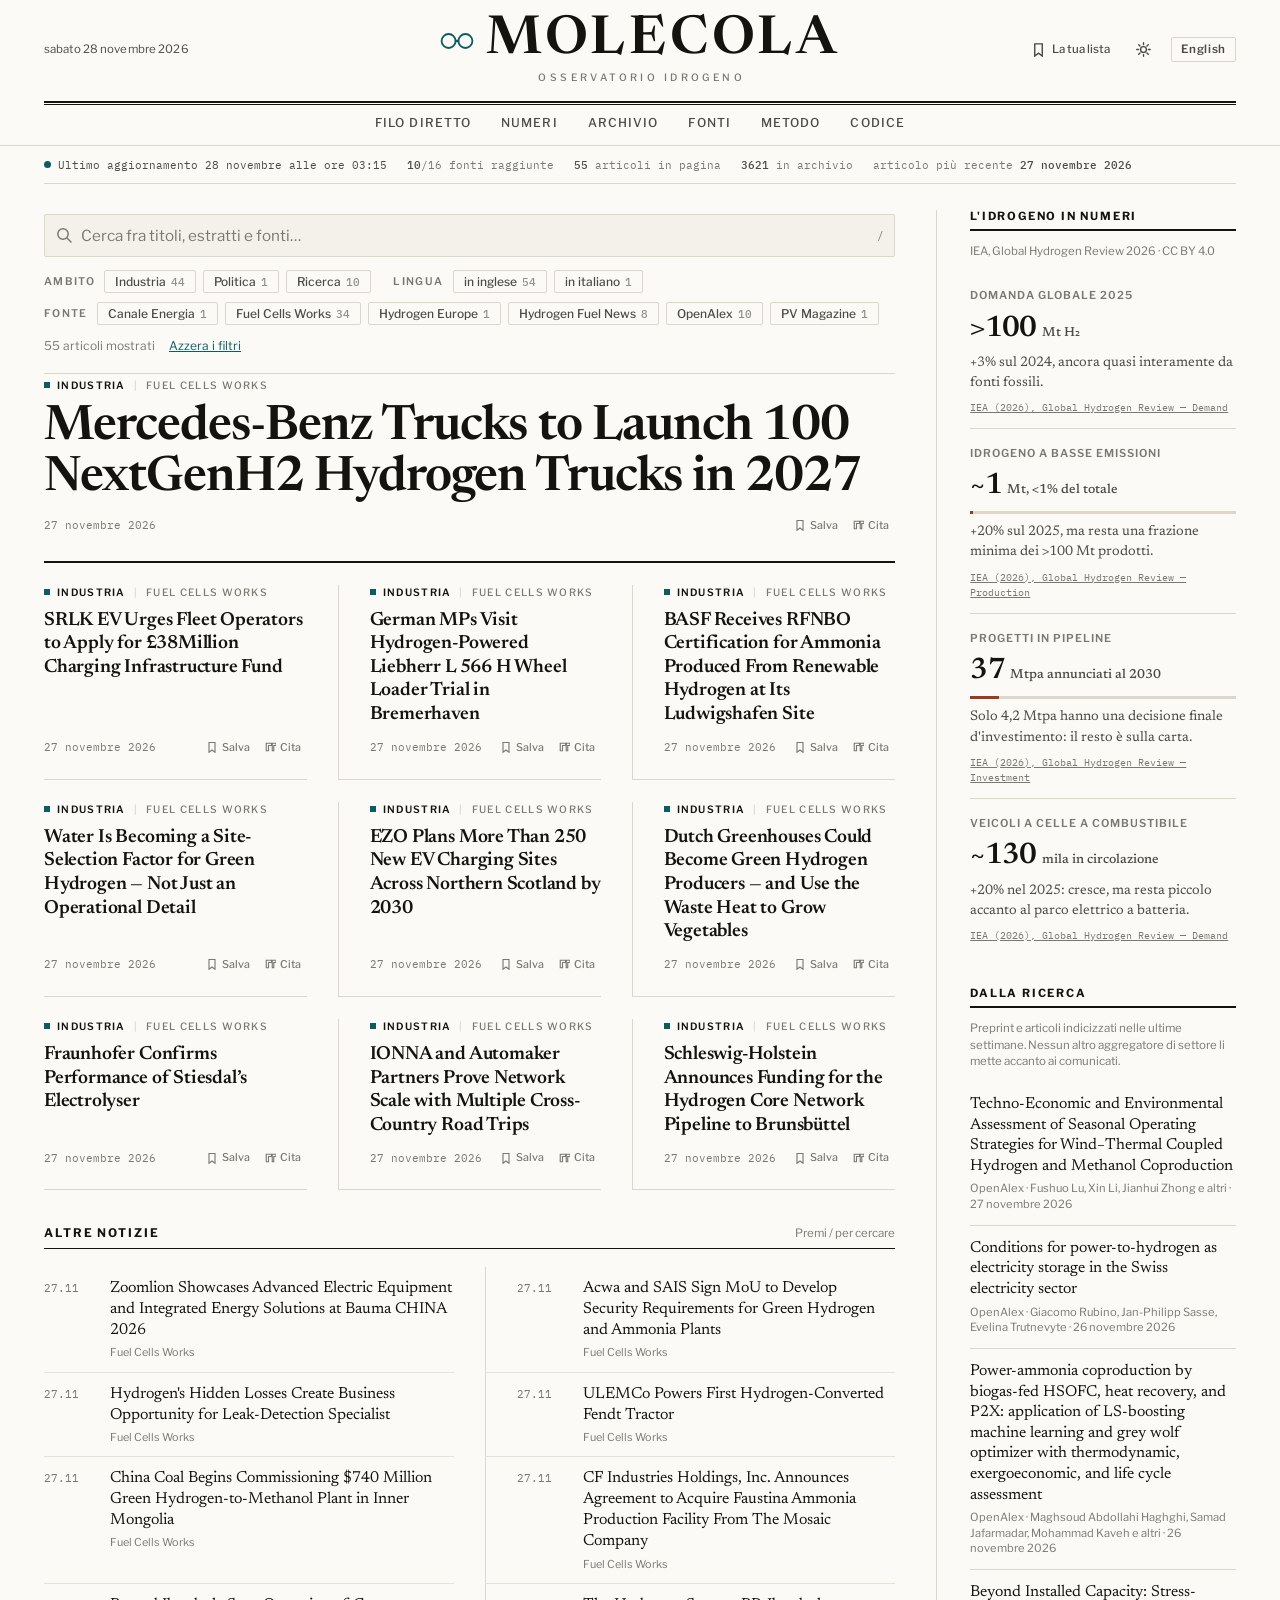
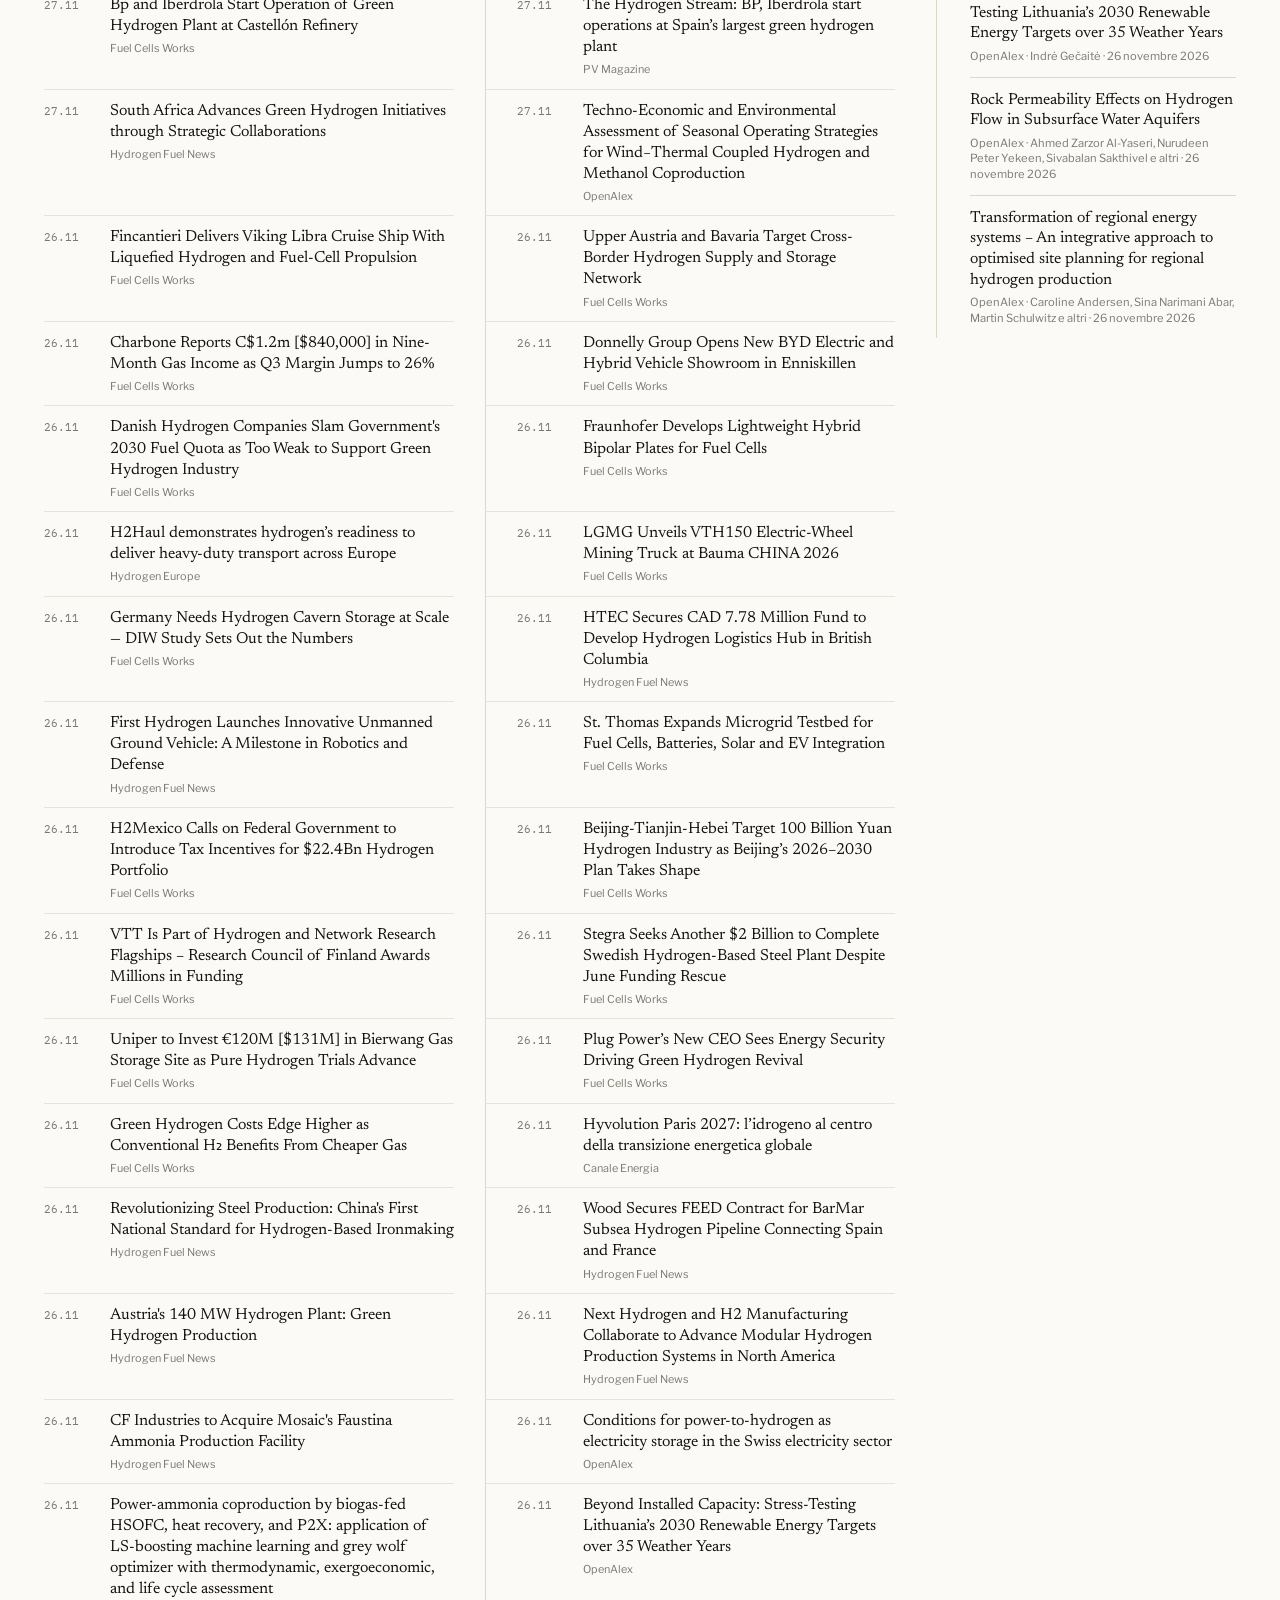
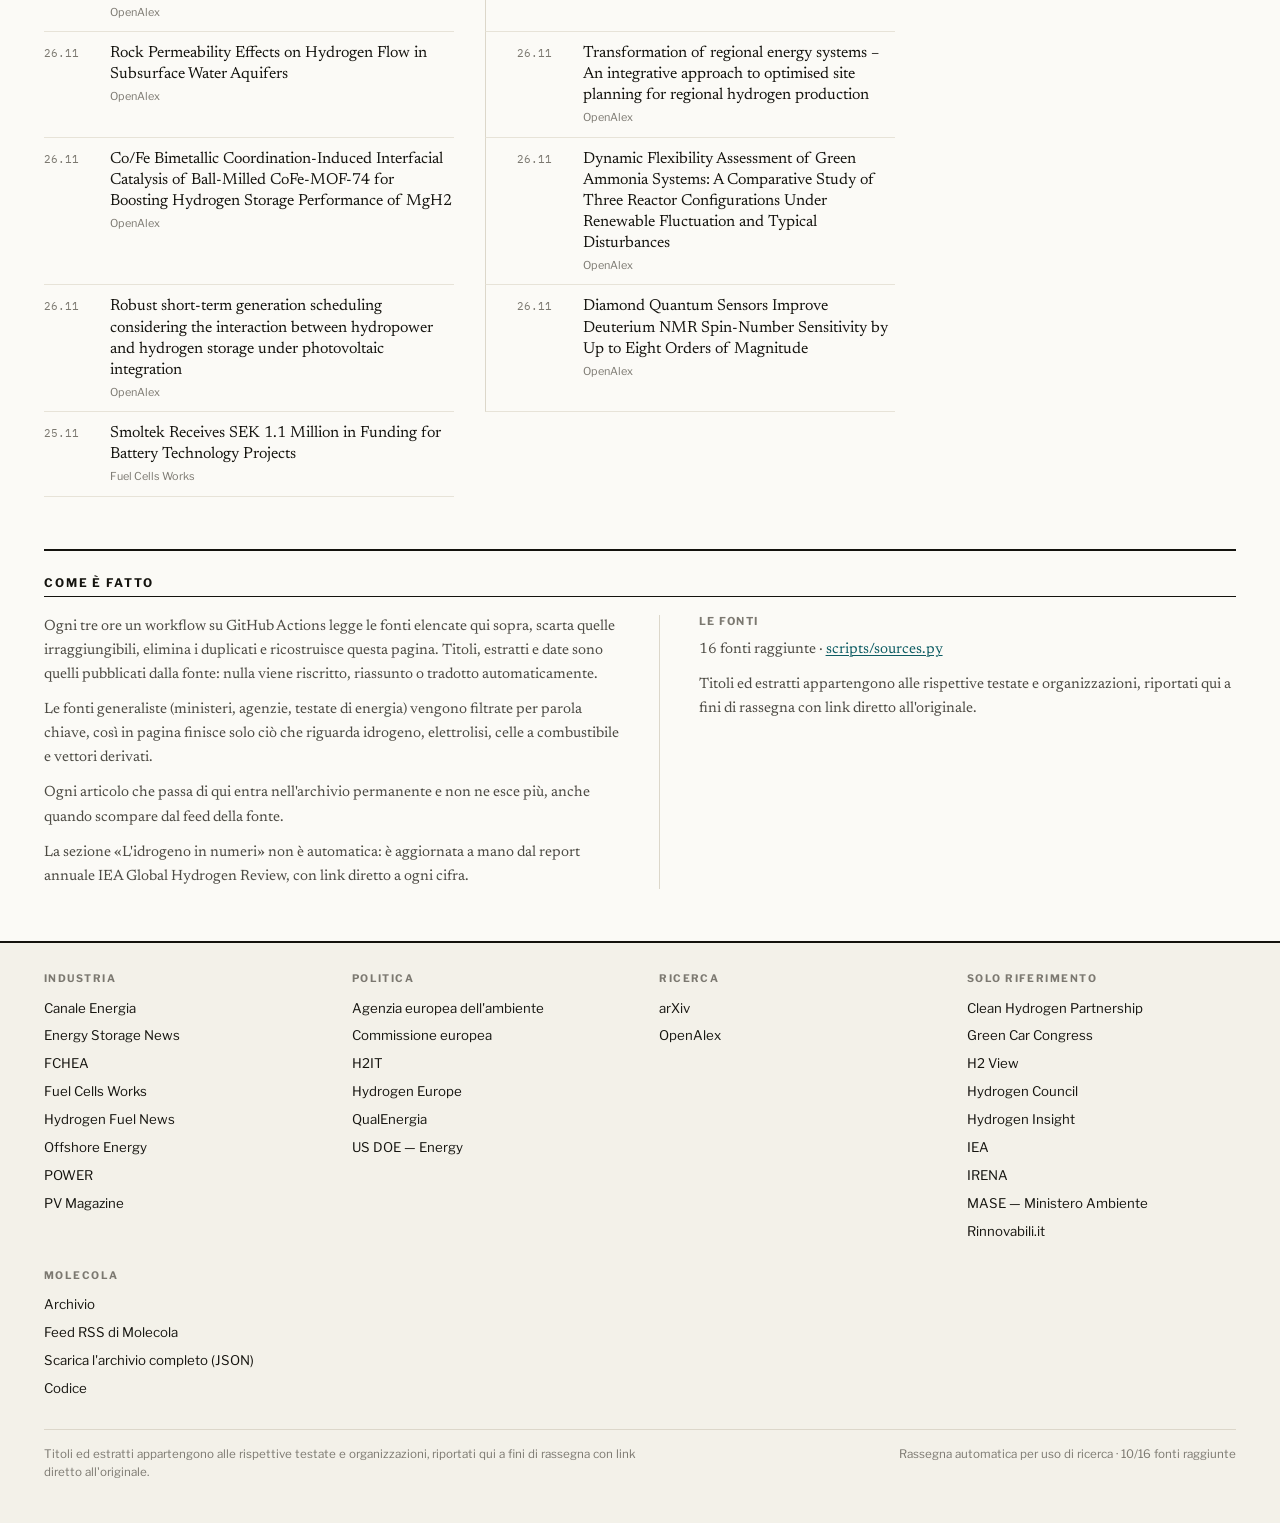
<file: index.html>
<!DOCTYPE html>
<html lang="it" data-page="home">
<head>
<meta charset="utf-8">
<meta name="viewport" content="width=device-width, initial-scale=1, viewport-fit=cover">
<title>Molecola — Osservatorio idrogeno</title>
<meta name="description" content="Rassegna quotidiana sull&#x27;idrogeno: stampa di settore, fonti istituzionali europee e italiane, preprint di ricerca. Aggregazione automatica, nessun testo generato, link diretto alla fonte.">
<link rel="canonical" href="https://deltadidirac30.github.io/molecola/">
<link rel="alternate" hreflang="it" href="https://deltadidirac30.github.io/molecola/">
<link rel="alternate" hreflang="en" href="https://deltadidirac30.github.io/molecola/en/">
<link rel="alternate" hreflang="x-default" href="https://deltadidirac30.github.io/molecola/">
<link rel="alternate" type="application/rss+xml" title="Molecola" href="feed.xml">
<meta property="og:type" content="website">
<meta property="og:site_name" content="Molecola">
<meta property="og:locale" content="it_IT">
<meta property="og:title" content="Molecola — Osservatorio idrogeno">
<meta property="og:description" content="Rassegna quotidiana sull&#x27;idrogeno: stampa di settore, fonti istituzionali europee e italiane, preprint di ricerca. Aggregazione automatica, nessun testo generato, link diretto alla fonte.">
<meta property="og:url" content="https://deltadidirac30.github.io/molecola/">
<meta property="og:image" content="https://deltadidirac30.github.io/molecola/assets/social.svg">
<meta name="twitter:card" content="summary_large_image">
<meta name="twitter:title" content="Molecola — Osservatorio idrogeno">
<meta name="twitter:description" content="Rassegna quotidiana sull&#x27;idrogeno: stampa di settore, fonti istituzionali europee e italiane, preprint di ricerca. Aggregazione automatica, nessun testo generato, link diretto alla fonte.">
<meta name="twitter:image" content="https://deltadidirac30.github.io/molecola/assets/social.svg">
<meta name="theme-color" content="#FBFAF6" media="(prefers-color-scheme: light)">
<meta name="theme-color" content="#131310" media="(prefers-color-scheme: dark)">
<link rel="icon" href="assets/favicon.svg" type="image/svg+xml">
<link rel="preconnect" href="https://fonts.googleapis.com">
<link rel="preconnect" href="https://fonts.gstatic.com" crossorigin>
<link rel="stylesheet" href="https://fonts.googleapis.com/css2?family=Newsreader:ital,opsz,wght@0,6..72,200..700;1,6..72,200..700&family=Libre+Franklin:wght@400;500;600;700&family=IBM+Plex+Mono:wght@400;500&display=swap">
<link rel="stylesheet" href="assets/site.css">
</head>
<body>
<a class="skip-link" href="#main">Vai al contenuto</a>
<div class="sticky-bar" id="sticky">
  <div class="sticky-inner">
    <a class="sticky-name" href="index.html">Molecola</a>
    <div class="sticky-links">
      <button class="ctrl" type="button" data-action="open-drawer" aria-label="La tua lista">
        <svg viewBox="0 0 16 16" fill="none" stroke="currentColor" stroke-width="1.5" stroke-linecap="round" aria-hidden="true"><path d="M4 2h8v13l-4-3-4 3z"/></svg><span>La tua lista</span><span class="saved-count">0</span></button>
      <button class="ctrl" type="button" data-action="theme" aria-label="Cambia tema"><svg viewBox="0 0 16 16" fill="none" stroke="currentColor" stroke-width="1.5" stroke-linecap="round" aria-hidden="true"><circle cx="8" cy="8" r="3.1"/><path d="M8 .8v2M8 13.2v2M.8 8h2M13.2 8h2M2.9 2.9l1.4 1.4M11.7 11.7l1.4 1.4M13.1 2.9l-1.4 1.4M4.3 11.7l-1.4 1.4"/></svg></button>
    </div>
  </div>
</div>

<header class="masthead">
  <div class="wrap">
    <div class="masthead-top">
      <div class="masthead-side left">
        <span class="dateline">sabato 28 novembre 2026</span>
      </div>
      <a class="wordmark" href="index.html">
        <span class="wordmark-row">
          <svg class="wordmark-mark" viewBox="0 0 34 24" aria-hidden="true">
            <circle cx="8.6" cy="12" r="7" fill="none" stroke="currentColor" stroke-width="1.8"/>
            <circle cx="25.4" cy="12" r="7" fill="none" stroke="currentColor" stroke-width="1.8"/>
            <path d="M15.9 12h2.2" stroke="currentColor" stroke-width="2.6" stroke-linecap="round"/>
          </svg>
          <span class="wordmark-name">Molecola</span>
        </span>
        <span class="wordmark-sub">Osservatorio idrogeno</span>
      </a>
      <div class="masthead-side right">
        <button class="ctrl" type="button" data-action="open-drawer">
          <svg viewBox="0 0 16 16" fill="none" stroke="currentColor" stroke-width="1.5" stroke-linecap="round" aria-hidden="true"><path d="M4 2h8v13l-4-3-4 3z"/></svg><span>La tua lista</span><span class="saved-count">0</span></button>
        <button class="ctrl" type="button" data-action="theme" aria-label="Cambia tema"><svg viewBox="0 0 16 16" fill="none" stroke="currentColor" stroke-width="1.5" stroke-linecap="round" aria-hidden="true"><circle cx="8" cy="8" r="3.1"/><path d="M8 .8v2M8 13.2v2M.8 8h2M13.2 8h2M2.9 2.9l1.4 1.4M11.7 11.7l1.4 1.4M13.1 2.9l-1.4 1.4M4.3 11.7l-1.4 1.4"/></svg></button>
        <a class="lang-switch" href="en/index.html" title="Read this page in English">English</a>
      </div>
    </div>
    <div class="masthead-rule"></div>
    <nav class="nav" aria-label="Filo diretto">
        <a href="#wire">Filo diretto</a>
        <a href="#numeri">Numeri</a>
        <a href="archivio/index.html">Archivio</a>
        <a href="#fonti">Fonti</a>
        <a href="#metodo">Metodo</a>
        <a href="https://github.com/deltadidirac30/molecola" target="_blank" rel="noopener">Codice</a>
    </nav>
  </div>
</header>

<div class="wrap"><div class="status">
  <span class="status-live"><span class="live-dot" aria-hidden="true"></span>
    Ultimo aggiornamento
    <time datetime="2026-11-28T03:15:26+00:00" data-localtime>28 novembre 2026 · 03:15 UTC</time></span>
  <span><b>10</b>/16 fonti raggiunte</span>
  <span><b>55</b> articoli in pagina</span>
  <span><b>3621</b> in archivio</span>
  <span>articolo più recente <b>27 novembre 2026</b></span>
  
</div></div>
<main id="main">
  <div class="wrap">
    <div class="front">
      <div id="wire">
        <div class="controls">
  <div class="search-row">
    <svg viewBox="0 0 16 16" fill="none" stroke="currentColor" stroke-width="1.5" stroke-linecap="round" aria-hidden="true"><circle cx="7" cy="7" r="5.2"/><path d="M11 11l4 4"/></svg>
    <input class="search-input" id="search" type="search" autocomplete="off"
           placeholder="Cerca fra titoli, estratti e fonti…" aria-label="Cerca nel filo diretto">
    <span class="search-hint">/</span>
  </div>
  <div class="filters">
    <div class="filter-group"><span class="kicker">Ambito</span><button class="chip" type="button" data-dim="category" data-value="industria" aria-pressed="false">Industria<span class="n">44</span></button><button class="chip" type="button" data-dim="category" data-value="politica" aria-pressed="false">Politica<span class="n">1</span></button><button class="chip" type="button" data-dim="category" data-value="ricerca" aria-pressed="false">Ricerca<span class="n">10</span></button></div>
    <div class="filter-group"><span class="kicker">Lingua</span><button class="chip" type="button" data-dim="lang" data-value="en" aria-pressed="false">in inglese<span class="n">54</span></button><button class="chip" type="button" data-dim="lang" data-value="it" aria-pressed="false">in italiano<span class="n">1</span></button></div>
  </div>
  <div class="filters" style="margin-top:9px">
    <div class="filter-group"><span class="kicker">Fonte</span><button class="chip" type="button" data-dim="source" data-value="canale-energia" aria-pressed="false">Canale Energia<span class="n">1</span></button><button class="chip" type="button" data-dim="source" data-value="fuel-cells-works" aria-pressed="false">Fuel Cells Works<span class="n">34</span></button><button class="chip" type="button" data-dim="source" data-value="hydrogen-europe" aria-pressed="false">Hydrogen Europe<span class="n">1</span></button><button class="chip" type="button" data-dim="source" data-value="hydrogen-fuel-news" aria-pressed="false">Hydrogen Fuel News<span class="n">8</span></button><button class="chip" type="button" data-dim="source" data-value="openalex" aria-pressed="false">OpenAlex<span class="n">10</span></button><button class="chip" type="button" data-dim="source" data-value="pv-magazine" aria-pressed="false">PV Magazine<span class="n">1</span></button></div>
  </div>
  <p class="result-line">
    <span id="result-count">55 articoli mostrati</span>
    <button type="button" data-action="reset-filters">Azzera i filtri</button>
  </p>
</div>
        <div id="filterable">
          <article class="lead" id="item-2a0d17826daf7ce6" data-id="2a0d17826daf7ce6" data-searchable data-category="industria" data-source="fuel-cells-works" data-source-name="Fuel Cells Works" data-lang="en" data-date="2026-11-27T16:44:16+00:00" data-title="mercedes-benz trucks to launch 100 nextgenh2 hydrogen trucks in 2027">
  <p class="story-kicker"><span class="cat">Industria</span><span class="sep">|</span><span class="src">Fuel Cells Works</span></p>
  <h2><a href="https://fuelcellsworks.com/2026/11/25/fuel-cells/mercedes-benz-trucks-to-launch-100-nextgenh2-hydrogen-trucks-in-2027" data-role="title" target="_blank" rel="noopener">Mercedes-Benz Trucks to Launch 100 NextGenH2 Hydrogen Trucks in 2027</a></h2>
  
  <div class="story-meta"><span>27 novembre 2026</span><span class="story-actions"><button class="act" type="button" data-action="save" aria-pressed="false" title="Salva nella tua lista (resta su questo browser)"><svg viewBox="0 0 16 16" fill="none" stroke="currentColor" stroke-width="1.5" stroke-linecap="round" aria-hidden="true"><path d="M4 2h8v13l-4-3-4 3z"/></svg><span>Salva</span></button><button class="act" type="button" data-action="cite" title="Copia la citazione negli appunti"><svg viewBox="0 0 16 16" fill="none" stroke="currentColor" stroke-width="1.5" stroke-linecap="round" aria-hidden="true"><path d="M3 3h7v3H6v7H3z"/><path d="M11 3h5v3h-3v7h-2z"/></svg><span>Cita</span></button></span></div>
</article>
          <div class="stories">
            <article class="story" id="item-1dab10459b7ca2c0" data-id="1dab10459b7ca2c0" data-searchable data-category="industria" data-source="fuel-cells-works" data-source-name="Fuel Cells Works" data-lang="en" data-date="2026-11-27T16:39:21+00:00" data-title="srlk ev urges fleet operators to apply for £38million charging infrastructure fund">
  <p class="story-kicker"><span class="cat">Industria</span><span class="sep">|</span><span class="src">Fuel Cells Works</span></p>
  <h3><a href="https://fuelcellsworks.com/2026/11/26/electric/srlk-ev-urges-fleet-operators-to-apply-for-38million-charging-infrastructure-fund" data-role="title" target="_blank" rel="noopener">SRLK EV Urges Fleet Operators to Apply for £38Million Charging Infrastructure Fund</a></h3>
  
  <div class="story-meta"><span>27 novembre 2026</span><span class="story-actions"><button class="act" type="button" data-action="save" aria-pressed="false" title="Salva nella tua lista (resta su questo browser)"><svg viewBox="0 0 16 16" fill="none" stroke="currentColor" stroke-width="1.5" stroke-linecap="round" aria-hidden="true"><path d="M4 2h8v13l-4-3-4 3z"/></svg><span>Salva</span></button><button class="act" type="button" data-action="cite" title="Copia la citazione negli appunti"><svg viewBox="0 0 16 16" fill="none" stroke="currentColor" stroke-width="1.5" stroke-linecap="round" aria-hidden="true"><path d="M3 3h7v3H6v7H3z"/><path d="M11 3h5v3h-3v7h-2z"/></svg><span>Cita</span></button></span></div>
</article><article class="story" id="item-7632e5fd9bdaf145" data-id="7632e5fd9bdaf145" data-searchable data-category="industria" data-source="fuel-cells-works" data-source-name="Fuel Cells Works" data-lang="en" data-date="2026-11-27T16:37:32+00:00" data-title="german mps visit hydrogen-powered liebherr l 566 h wheel loader trial in bremerhaven">
  <p class="story-kicker"><span class="cat">Industria</span><span class="sep">|</span><span class="src">Fuel Cells Works</span></p>
  <h3><a href="https://fuelcellsworks.com/2026/11/26/fuel-cells/german-mps-visit-hydrogen-powered-liebherr-l-566-h-wheel-loader-trial-in-bremerhaven" data-role="title" target="_blank" rel="noopener">German MPs Visit Hydrogen-Powered Liebherr L 566 H Wheel Loader Trial in Bremerhaven</a></h3>
  
  <div class="story-meta"><span>27 novembre 2026</span><span class="story-actions"><button class="act" type="button" data-action="save" aria-pressed="false" title="Salva nella tua lista (resta su questo browser)"><svg viewBox="0 0 16 16" fill="none" stroke="currentColor" stroke-width="1.5" stroke-linecap="round" aria-hidden="true"><path d="M4 2h8v13l-4-3-4 3z"/></svg><span>Salva</span></button><button class="act" type="button" data-action="cite" title="Copia la citazione negli appunti"><svg viewBox="0 0 16 16" fill="none" stroke="currentColor" stroke-width="1.5" stroke-linecap="round" aria-hidden="true"><path d="M3 3h7v3H6v7H3z"/><path d="M11 3h5v3h-3v7h-2z"/></svg><span>Cita</span></button></span></div>
</article><article class="story" id="item-bacec320e5edf190" data-id="bacec320e5edf190" data-searchable data-category="industria" data-source="fuel-cells-works" data-source-name="Fuel Cells Works" data-lang="en" data-date="2026-11-27T16:16:50+00:00" data-title="basf receives rfnbo certification for ammonia produced from renewable hydrogen at its ludwigshafen site">
  <p class="story-kicker"><span class="cat">Industria</span><span class="sep">|</span><span class="src">Fuel Cells Works</span></p>
  <h3><a href="https://fuelcellsworks.com/2026/11/26/h2/basf-receives-rfnbo-certification-for-ammonia-produced-from-renewable-hydrogen-at-its-ludwigshafen-site" data-role="title" target="_blank" rel="noopener">BASF Receives RFNBO Certification for Ammonia Produced From Renewable Hydrogen at Its Ludwigshafen Site</a></h3>
  
  <div class="story-meta"><span>27 novembre 2026</span><span class="story-actions"><button class="act" type="button" data-action="save" aria-pressed="false" title="Salva nella tua lista (resta su questo browser)"><svg viewBox="0 0 16 16" fill="none" stroke="currentColor" stroke-width="1.5" stroke-linecap="round" aria-hidden="true"><path d="M4 2h8v13l-4-3-4 3z"/></svg><span>Salva</span></button><button class="act" type="button" data-action="cite" title="Copia la citazione negli appunti"><svg viewBox="0 0 16 16" fill="none" stroke="currentColor" stroke-width="1.5" stroke-linecap="round" aria-hidden="true"><path d="M3 3h7v3H6v7H3z"/><path d="M11 3h5v3h-3v7h-2z"/></svg><span>Cita</span></button></span></div>
</article><article class="story" id="item-e450f52b0486e9b2" data-id="e450f52b0486e9b2" data-searchable data-category="industria" data-source="fuel-cells-works" data-source-name="Fuel Cells Works" data-lang="en" data-date="2026-11-27T16:03:09+00:00" data-title="water is becoming a site-selection factor for green hydrogen — not just an operational detail">
  <p class="story-kicker"><span class="cat">Industria</span><span class="sep">|</span><span class="src">Fuel Cells Works</span></p>
  <h3><a href="https://fuelcellsworks.com/2026/11/24/h2/water-is-becoming-a-site-selection-factor-for-green-hydrogen-not-just-an-operational-detail" data-role="title" target="_blank" rel="noopener">Water Is Becoming a Site-Selection Factor for Green Hydrogen — Not Just an Operational Detail</a></h3>
  
  <div class="story-meta"><span>27 novembre 2026</span><span class="story-actions"><button class="act" type="button" data-action="save" aria-pressed="false" title="Salva nella tua lista (resta su questo browser)"><svg viewBox="0 0 16 16" fill="none" stroke="currentColor" stroke-width="1.5" stroke-linecap="round" aria-hidden="true"><path d="M4 2h8v13l-4-3-4 3z"/></svg><span>Salva</span></button><button class="act" type="button" data-action="cite" title="Copia la citazione negli appunti"><svg viewBox="0 0 16 16" fill="none" stroke="currentColor" stroke-width="1.5" stroke-linecap="round" aria-hidden="true"><path d="M3 3h7v3H6v7H3z"/><path d="M11 3h5v3h-3v7h-2z"/></svg><span>Cita</span></button></span></div>
</article><article class="story" id="item-ef771227f72a3023" data-id="ef771227f72a3023" data-searchable data-category="industria" data-source="fuel-cells-works" data-source-name="Fuel Cells Works" data-lang="en" data-date="2026-11-27T16:01:15+00:00" data-title="ezo plans more than 250 new ev charging sites across northern scotland by 2030">
  <p class="story-kicker"><span class="cat">Industria</span><span class="sep">|</span><span class="src">Fuel Cells Works</span></p>
  <h3><a href="https://fuelcellsworks.com/2026/11/26/electric/ezo-plans-more-than-250-new-ev-charging-sites-across-northern-scotland-by-2030" data-role="title" target="_blank" rel="noopener">EZO Plans More Than 250 New EV Charging Sites Across Northern Scotland by 2030</a></h3>
  
  <div class="story-meta"><span>27 novembre 2026</span><span class="story-actions"><button class="act" type="button" data-action="save" aria-pressed="false" title="Salva nella tua lista (resta su questo browser)"><svg viewBox="0 0 16 16" fill="none" stroke="currentColor" stroke-width="1.5" stroke-linecap="round" aria-hidden="true"><path d="M4 2h8v13l-4-3-4 3z"/></svg><span>Salva</span></button><button class="act" type="button" data-action="cite" title="Copia la citazione negli appunti"><svg viewBox="0 0 16 16" fill="none" stroke="currentColor" stroke-width="1.5" stroke-linecap="round" aria-hidden="true"><path d="M3 3h7v3H6v7H3z"/><path d="M11 3h5v3h-3v7h-2z"/></svg><span>Cita</span></button></span></div>
</article><article class="story" id="item-b3f23e584d958e6e" data-id="b3f23e584d958e6e" data-searchable data-category="industria" data-source="fuel-cells-works" data-source-name="Fuel Cells Works" data-lang="en" data-date="2026-11-27T15:59:49+00:00" data-title="dutch greenhouses could become green hydrogen producers — and use the waste heat to grow vegetables">
  <p class="story-kicker"><span class="cat">Industria</span><span class="sep">|</span><span class="src">Fuel Cells Works</span></p>
  <h3><a href="https://fuelcellsworks.com/2026/11/26/h2/dutch-greenhouses-could-become-green-hydrogen-producers-and-use-the-waste-heat-to-grow-vegetables" data-role="title" target="_blank" rel="noopener">Dutch Greenhouses Could Become Green Hydrogen Producers — and Use the Waste Heat to Grow Vegetables</a></h3>
  
  <div class="story-meta"><span>27 novembre 2026</span><span class="story-actions"><button class="act" type="button" data-action="save" aria-pressed="false" title="Salva nella tua lista (resta su questo browser)"><svg viewBox="0 0 16 16" fill="none" stroke="currentColor" stroke-width="1.5" stroke-linecap="round" aria-hidden="true"><path d="M4 2h8v13l-4-3-4 3z"/></svg><span>Salva</span></button><button class="act" type="button" data-action="cite" title="Copia la citazione negli appunti"><svg viewBox="0 0 16 16" fill="none" stroke="currentColor" stroke-width="1.5" stroke-linecap="round" aria-hidden="true"><path d="M3 3h7v3H6v7H3z"/><path d="M11 3h5v3h-3v7h-2z"/></svg><span>Cita</span></button></span></div>
</article><article class="story" id="item-b688ee3e0dccfb0a" data-id="b688ee3e0dccfb0a" data-searchable data-category="industria" data-source="fuel-cells-works" data-source-name="Fuel Cells Works" data-lang="en" data-date="2026-11-27T15:52:32+00:00" data-title="fraunhofer confirms performance of stiesdal’s electrolyser">
  <p class="story-kicker"><span class="cat">Industria</span><span class="sep">|</span><span class="src">Fuel Cells Works</span></p>
  <h3><a href="https://fuelcellsworks.com/2026/11/27/electrolyzer/fraunhofer-confirms-performance-of-stiesdal-s-electrolyser" data-role="title" target="_blank" rel="noopener">Fraunhofer Confirms Performance of Stiesdal’s Electrolyser</a></h3>
  
  <div class="story-meta"><span>27 novembre 2026</span><span class="story-actions"><button class="act" type="button" data-action="save" aria-pressed="false" title="Salva nella tua lista (resta su questo browser)"><svg viewBox="0 0 16 16" fill="none" stroke="currentColor" stroke-width="1.5" stroke-linecap="round" aria-hidden="true"><path d="M4 2h8v13l-4-3-4 3z"/></svg><span>Salva</span></button><button class="act" type="button" data-action="cite" title="Copia la citazione negli appunti"><svg viewBox="0 0 16 16" fill="none" stroke="currentColor" stroke-width="1.5" stroke-linecap="round" aria-hidden="true"><path d="M3 3h7v3H6v7H3z"/><path d="M11 3h5v3h-3v7h-2z"/></svg><span>Cita</span></button></span></div>
</article><article class="story" id="item-326f69b4538ba998" data-id="326f69b4538ba998" data-searchable data-category="industria" data-source="fuel-cells-works" data-source-name="Fuel Cells Works" data-lang="en" data-date="2026-11-27T15:40:09+00:00" data-title="ionna and automaker partners prove network scale with multiple cross-country road trips">
  <p class="story-kicker"><span class="cat">Industria</span><span class="sep">|</span><span class="src">Fuel Cells Works</span></p>
  <h3><a href="https://fuelcellsworks.com/2026/11/27/news/ionna-and-automaker-partners-prove-network-scale-with-multiple-cross-country-road-trips" data-role="title" target="_blank" rel="noopener">IONNA and Automaker Partners Prove Network Scale with Multiple Cross-Country Road Trips</a></h3>
  
  <div class="story-meta"><span>27 novembre 2026</span><span class="story-actions"><button class="act" type="button" data-action="save" aria-pressed="false" title="Salva nella tua lista (resta su questo browser)"><svg viewBox="0 0 16 16" fill="none" stroke="currentColor" stroke-width="1.5" stroke-linecap="round" aria-hidden="true"><path d="M4 2h8v13l-4-3-4 3z"/></svg><span>Salva</span></button><button class="act" type="button" data-action="cite" title="Copia la citazione negli appunti"><svg viewBox="0 0 16 16" fill="none" stroke="currentColor" stroke-width="1.5" stroke-linecap="round" aria-hidden="true"><path d="M3 3h7v3H6v7H3z"/><path d="M11 3h5v3h-3v7h-2z"/></svg><span>Cita</span></button></span></div>
</article><article class="story" id="item-e82f51618cd41a28" data-id="e82f51618cd41a28" data-searchable data-category="industria" data-source="fuel-cells-works" data-source-name="Fuel Cells Works" data-lang="en" data-date="2026-11-27T15:37:25+00:00" data-title="schleswig-holstein announces funding for the hydrogen core network pipeline to brunsbüttel">
  <p class="story-kicker"><span class="cat">Industria</span><span class="sep">|</span><span class="src">Fuel Cells Works</span></p>
  <h3><a href="https://fuelcellsworks.com/2026/11/26/electrolyzer/schleswig-holstein-announces-funding-for-the-hydrogen-core-network-pipeline-to-brunsbuttel" data-role="title" target="_blank" rel="noopener">Schleswig-Holstein Announces Funding for the Hydrogen Core Network Pipeline to Brunsbüttel</a></h3>
  
  <div class="story-meta"><span>27 novembre 2026</span><span class="story-actions"><button class="act" type="button" data-action="save" aria-pressed="false" title="Salva nella tua lista (resta su questo browser)"><svg viewBox="0 0 16 16" fill="none" stroke="currentColor" stroke-width="1.5" stroke-linecap="round" aria-hidden="true"><path d="M4 2h8v13l-4-3-4 3z"/></svg><span>Salva</span></button><button class="act" type="button" data-action="cite" title="Copia la citazione negli appunti"><svg viewBox="0 0 16 16" fill="none" stroke="currentColor" stroke-width="1.5" stroke-linecap="round" aria-hidden="true"><path d="M3 3h7v3H6v7H3z"/><path d="M11 3h5v3h-3v7h-2z"/></svg><span>Cita</span></button></span></div>
</article>
          </div>
          <div class="section-head" style="margin-top:14px">
            <h2>Altre notizie</h2>
            <span class="note">Premi / per cercare</span>
          </div>
          <h3 class="day-head">Ieri</h3><div class="digest"><article class="digest-item" id="item-8b05b0f96dd43450" data-id="8b05b0f96dd43450" data-searchable data-category="industria" data-source="fuel-cells-works" data-source-name="Fuel Cells Works" data-lang="en" data-date="2026-11-27T15:29:37+00:00" data-title="zoomlion showcases advanced electric equipment and integrated energy solutions at bauma china 2026">
  <span class="digest-date">27.11</span>
  <div>
    <p class="digest-title"><a href="https://fuelcellsworks.com/2026/11/27/battery/zoomlion-showcases-advanced-electric-equipment-and-integrated-energy-solutions-at-bauma-china-2026" data-role="title" target="_blank" rel="noopener">Zoomlion Showcases Advanced Electric Equipment and Integrated Energy Solutions at Bauma CHINA 2026</a></p>
    <span class="digest-src">Fuel Cells Works</span>
  </div>
</article><article class="digest-item" id="item-12a7abb7cef06585" data-id="12a7abb7cef06585" data-searchable data-category="industria" data-source="fuel-cells-works" data-source-name="Fuel Cells Works" data-lang="en" data-date="2026-11-27T15:09:56+00:00" data-title="acwa and sais sign mou to develop security requirements for green hydrogen and ammonia plants">
  <span class="digest-date">27.11</span>
  <div>
    <p class="digest-title"><a href="https://fuelcellsworks.com/2026/11/27/h2/sais-acwa-sign-mou-to-develop-industrial-security-requirements-for-green-hydrogen-green-ammonia-facilities" data-role="title" target="_blank" rel="noopener">Acwa and SAIS Sign MoU to Develop Security Requirements for Green Hydrogen and Ammonia Plants</a></p>
    <span class="digest-src">Fuel Cells Works</span>
  </div>
</article><article class="digest-item" id="item-980a137c946ec49d" data-id="980a137c946ec49d" data-searchable data-category="industria" data-source="fuel-cells-works" data-source-name="Fuel Cells Works" data-lang="en" data-date="2026-11-27T15:04:31+00:00" data-title="hydrogen&#x27;s hidden losses create business opportunity for leak-detection specialist">
  <span class="digest-date">27.11</span>
  <div>
    <p class="digest-title"><a href="https://fuelcellsworks.com/2026/11/21/h2/hydrogen-leak-detection-start-up-targets-billion-euro-losses-from-invisible-h-escapes" data-role="title" target="_blank" rel="noopener">Hydrogen&#x27;s Hidden Losses Create Business Opportunity for Leak-Detection Specialist</a></p>
    <span class="digest-src">Fuel Cells Works</span>
  </div>
</article><article class="digest-item" id="item-36fda658aa2753d7" data-id="36fda658aa2753d7" data-searchable data-category="industria" data-source="fuel-cells-works" data-source-name="Fuel Cells Works" data-lang="en" data-date="2026-11-27T14:41:18+00:00" data-title="ulemco powers first hydrogen-converted fendt tractor">
  <span class="digest-date">27.11</span>
  <div>
    <p class="digest-title"><a href="https://fuelcellsworks.com/2026/11/27/news/ulemco-powers-first-hydrogen-converted-fendt-tractor" data-role="title" target="_blank" rel="noopener">ULEMCo Powers First Hydrogen-Converted Fendt Tractor</a></p>
    <span class="digest-src">Fuel Cells Works</span>
  </div>
</article><article class="digest-item" id="item-883646744f627c96" data-id="883646744f627c96" data-searchable data-category="industria" data-source="fuel-cells-works" data-source-name="Fuel Cells Works" data-lang="en" data-date="2026-11-27T14:37:37+00:00" data-title="china coal begins commissioning $740 million green hydrogen-to-methanol plant in inner mongolia">
  <span class="digest-date">27.11</span>
  <div>
    <p class="digest-title"><a href="https://fuelcellsworks.com/2026/11/27/h2/china-coal-begins-commissioning-740-million-green-hydrogen-to-methanol-plant-in-inner-mongolia" data-role="title" target="_blank" rel="noopener">China Coal Begins Commissioning $740 Million Green Hydrogen-to-Methanol Plant in Inner Mongolia</a></p>
    <span class="digest-src">Fuel Cells Works</span>
  </div>
</article><article class="digest-item" id="item-49a6e9fcd97c1c7a" data-id="49a6e9fcd97c1c7a" data-searchable data-category="industria" data-source="fuel-cells-works" data-source-name="Fuel Cells Works" data-lang="en" data-date="2026-11-27T14:30:31+00:00" data-title="cf industries holdings, inc. announces agreement to acquire faustina ammonia production facility from the mosaic company">
  <span class="digest-date">27.11</span>
  <div>
    <p class="digest-title"><a href="https://fuelcellsworks.com/2026/11/26/h2/cf-industries-holdings-inc-announces-agreement-to-acquire-faustina-ammonia-production-facility-from-the-mosaic-company" data-role="title" target="_blank" rel="noopener">CF Industries Holdings, Inc. Announces Agreement to Acquire Faustina Ammonia Production Facility From The Mosaic Company</a></p>
    <span class="digest-src">Fuel Cells Works</span>
  </div>
</article><article class="digest-item" id="item-6bbcb38523a6bd46" data-id="6bbcb38523a6bd46" data-searchable data-category="industria" data-source="fuel-cells-works" data-source-name="Fuel Cells Works" data-lang="en" data-date="2026-11-27T13:52:30+00:00" data-title="bp and iberdrola start operation of green hydrogen plant at castellón refinery">
  <span class="digest-date">27.11</span>
  <div>
    <p class="digest-title"><a href="https://fuelcellsworks.com/2026/11/27/clean-energy/bp-and-iberdrola-start-operation-of-green-hydrogen-plant-at-castellon-refinery" data-role="title" target="_blank" rel="noopener">Bp and Iberdrola Start Operation of Green Hydrogen Plant at Castellón Refinery</a></p>
    <span class="digest-src">Fuel Cells Works</span>
  </div>
</article><article class="digest-item" id="item-072e156361492190" data-id="072e156361492190" data-searchable data-category="industria" data-source="pv-magazine" data-source-name="PV Magazine" data-lang="en" data-date="2026-11-27T13:38:42+00:00" data-title="the hydrogen stream: bp, iberdrola start operations at spain’s largest green hydrogen plant">
  <span class="digest-date">27.11</span>
  <div>
    <p class="digest-title"><a href="https://www.pv-magazine.com/2026/11/27/the-hydrogen-stream-bp-iberdrola-start-operations-at-spains-largest-green-hydrogen-plant/" data-role="title" target="_blank" rel="noopener">The Hydrogen Stream: BP, Iberdrola start operations at Spain’s largest green hydrogen plant</a></p>
    <span class="digest-src">PV Magazine</span>
  </div>
</article><article class="digest-item" id="item-1c5554010edd9d2b" data-id="1c5554010edd9d2b" data-searchable data-category="industria" data-source="hydrogen-fuel-news" data-source-name="Hydrogen Fuel News" data-lang="en" data-date="2026-11-27T04:08:46+00:00" data-title="south africa advances green hydrogen initiatives through strategic collaborations">
  <span class="digest-date">27.11</span>
  <div>
    <p class="digest-title"><a href="http://www.hydrogenfuelnews.com/south-africa-advances-green-hydrogen-initiatives-through-strategic-collaboration/8577179/" data-role="title" target="_blank" rel="noopener">South Africa Advances Green Hydrogen Initiatives through Strategic Collaborations</a></p>
    <span class="digest-src">Hydrogen Fuel News</span>
  </div>
</article><article class="digest-item" id="item-5008eb97e1884d93" data-id="5008eb97e1884d93" data-searchable data-category="ricerca" data-source="openalex" data-source-name="OpenAlex" data-lang="en" data-date="2026-11-27T00:00:00+00:00" data-title="techno-economic and environmental assessment of seasonal operating strategies for wind−thermal coupled hydrogen and methanol coproduction">
  <span class="digest-date">27.11</span>
  <div>
    <p class="digest-title"><a href="https://doi.org/10.1021/acssuschemeng.6c10112" data-role="title" target="_blank" rel="noopener">Techno-Economic and Environmental Assessment of Seasonal Operating Strategies for Wind−Thermal Coupled Hydrogen and Methanol Coproduction</a></p>
    <span class="digest-src">OpenAlex</span>
  </div>
</article></div><h3 class="day-head">Questa settimana</h3><div class="digest"><article class="digest-item" id="item-4eb116939c0c0f9f" data-id="4eb116939c0c0f9f" data-searchable data-category="industria" data-source="fuel-cells-works" data-source-name="Fuel Cells Works" data-lang="en" data-date="2026-11-26T16:24:14+00:00" data-title="fincantieri delivers viking libra cruise ship with liquefied hydrogen and fuel-cell propulsion">
  <span class="digest-date">26.11</span>
  <div>
    <p class="digest-title"><a href="https://fuelcellsworks.com/2026/11/26/electrolyzer/fincantieri-delivers-viking-libra-cruise-ship-with-liquefied-hydrogen-and-fuel-cell-propulsion" data-role="title" target="_blank" rel="noopener">Fincantieri Delivers Viking Libra Cruise Ship With Liquefied Hydrogen and Fuel-Cell Propulsion</a></p>
    <span class="digest-src">Fuel Cells Works</span>
  </div>
</article><article class="digest-item" id="item-a78db8f711bdf02f" data-id="a78db8f711bdf02f" data-searchable data-category="industria" data-source="fuel-cells-works" data-source-name="Fuel Cells Works" data-lang="en" data-date="2026-11-26T16:21:19+00:00" data-title="upper austria and bavaria target cross-border hydrogen supply and storage network">
  <span class="digest-date">26.11</span>
  <div>
    <p class="digest-title"><a href="https://fuelcellsworks.com/2026/11/25/h2/upper-austria-and-bavaria-strengthen-hydrogen-cooperation-to-develop-cross-border-supply-and-storage-network" data-role="title" target="_blank" rel="noopener">Upper Austria and Bavaria Target Cross-Border Hydrogen Supply and Storage Network</a></p>
    <span class="digest-src">Fuel Cells Works</span>
  </div>
</article><article class="digest-item" id="item-c446573ac5b6a4e6" data-id="c446573ac5b6a4e6" data-searchable data-category="industria" data-source="fuel-cells-works" data-source-name="Fuel Cells Works" data-lang="en" data-date="2026-11-26T15:53:42+00:00" data-title="charbone reports c$1.2m [$840,000] in nine-month gas income as q3 margin jumps to 26%">
  <span class="digest-date">26.11</span>
  <div>
    <p class="digest-title"><a href="https://fuelcellsworks.com/2026/11/26/h2/charbone-reports-c-1-2m-840-000-in-nine-month-gas-income-as-q3-margin-jumps-to-26-percent" data-role="title" target="_blank" rel="noopener">Charbone Reports C$1.2m [$840,000] in Nine-Month Gas Income as Q3 Margin Jumps to 26%</a></p>
    <span class="digest-src">Fuel Cells Works</span>
  </div>
</article><article class="digest-item" id="item-f8f2f4836c020beb" data-id="f8f2f4836c020beb" data-searchable data-category="industria" data-source="fuel-cells-works" data-source-name="Fuel Cells Works" data-lang="en" data-date="2026-11-26T15:50:59+00:00" data-title="donnelly group opens new byd electric and hybrid vehicle showroom in enniskillen">
  <span class="digest-date">26.11</span>
  <div>
    <p class="digest-title"><a href="https://fuelcellsworks.com/2026/11/24/battery/donnelly-group-opens-new-byd-electric-and-hybrid-vehicle-showroom-in-enniskillen" data-role="title" target="_blank" rel="noopener">Donnelly Group Opens New BYD Electric and Hybrid Vehicle Showroom in Enniskillen</a></p>
    <span class="digest-src">Fuel Cells Works</span>
  </div>
</article><article class="digest-item" id="item-5bd13342aa28ce84" data-id="5bd13342aa28ce84" data-searchable data-category="industria" data-source="fuel-cells-works" data-source-name="Fuel Cells Works" data-lang="en" data-date="2026-11-26T15:46:27+00:00" data-title="danish hydrogen companies slam government&#x27;s 2030 fuel quota as too weak to support green hydrogen industry">
  <span class="digest-date">26.11</span>
  <div>
    <p class="digest-title"><a href="https://fuelcellsworks.com/2026/11/26/h2/danish-hydrogen-companies-slam-government-s-2030-fuel-quota-as-too-weak-to-support-green-hydrogen-industry" data-role="title" target="_blank" rel="noopener">Danish Hydrogen Companies Slam Government&#x27;s 2030 Fuel Quota as Too Weak to Support Green Hydrogen Industry</a></p>
    <span class="digest-src">Fuel Cells Works</span>
  </div>
</article><article class="digest-item" id="item-90d273cfcaa47fec" data-id="90d273cfcaa47fec" data-searchable data-category="industria" data-source="fuel-cells-works" data-source-name="Fuel Cells Works" data-lang="en" data-date="2026-11-26T15:33:07+00:00" data-title="fraunhofer develops lightweight hybrid bipolar plates for fuel cells">
  <span class="digest-date">26.11</span>
  <div>
    <p class="digest-title"><a href="https://fuelcellsworks.com/2026/11/22/fuel-cells/fraunhofer-develops-lightweight-hybrid-bipolar-plates-for-fuel-cells" data-role="title" target="_blank" rel="noopener">Fraunhofer Develops Lightweight Hybrid Bipolar Plates for Fuel Cells</a></p>
    <span class="digest-src">Fuel Cells Works</span>
  </div>
</article><article class="digest-item" id="item-b3835e010226583e" data-id="b3835e010226583e" data-searchable data-category="politica" data-source="hydrogen-europe" data-source-name="Hydrogen Europe" data-lang="en" data-date="2026-11-26T15:29:54+00:00" data-title="h2haul demonstrates hydrogen’s readiness to deliver heavy-duty transport across europe">
  <span class="digest-date">26.11</span>
  <div>
    <p class="digest-title"><a href="https://hydrogeneurope.eu/h2haul-demonstrates-hydrogens-readiness-to-deliver-heavy-duty-transport-across-europe/" data-role="title" target="_blank" rel="noopener">H2Haul demonstrates hydrogen’s readiness to deliver heavy-duty transport across Europe</a></p>
    <span class="digest-src">Hydrogen Europe</span>
  </div>
</article><article class="digest-item" id="item-49d4eeb313e3413a" data-id="49d4eeb313e3413a" data-searchable data-category="industria" data-source="fuel-cells-works" data-source-name="Fuel Cells Works" data-lang="en" data-date="2026-11-26T15:14:46+00:00" data-title="lgmg unveils vth150 electric-wheel mining truck at bauma china 2026">
  <span class="digest-date">26.11</span>
  <div>
    <p class="digest-title"><a href="https://fuelcellsworks.com/2026/11/26/battery/lgmg-unveils-vth150-electric-wheel-mining-truck-at-bauma-china-2026" data-role="title" target="_blank" rel="noopener">LGMG Unveils VTH150 Electric-Wheel Mining Truck at Bauma CHINA 2026</a></p>
    <span class="digest-src">Fuel Cells Works</span>
  </div>
</article><article class="digest-item" id="item-3feda702ddcf083b" data-id="3feda702ddcf083b" data-searchable data-category="industria" data-source="fuel-cells-works" data-source-name="Fuel Cells Works" data-lang="en" data-date="2026-11-26T15:08:16+00:00" data-title="germany needs hydrogen cavern storage at scale — diw study sets out the numbers">
  <span class="digest-date">26.11</span>
  <div>
    <p class="digest-title"><a href="https://fuelcellsworks.com/2026/11/25/h2/germany-needs-hydrogen-cavern-storage-at-scale-diw-study-sets-out-the-numbers" data-role="title" target="_blank" rel="noopener">Germany Needs Hydrogen Cavern Storage at Scale — DIW Study Sets Out the Numbers</a></p>
    <span class="digest-src">Fuel Cells Works</span>
  </div>
</article><article class="digest-item" id="item-3f35717424e07e46" data-id="3f35717424e07e46" data-searchable data-category="industria" data-source="hydrogen-fuel-news" data-source-name="Hydrogen Fuel News" data-lang="en" data-date="2026-11-26T15:07:04+00:00" data-title="htec secures cad 7.78 million fund to develop hydrogen logistics hub in british columbia">
  <span class="digest-date">26.11</span>
  <div>
    <p class="digest-title"><a href="http://www.hydrogenfuelnews.com/htec-secures-cad-7-78-million-fund-to-develop-hydrogen-logistics-hub-in-british-/8577176/" data-role="title" target="_blank" rel="noopener">HTEC Secures CAD 7.78 Million Fund to Develop Hydrogen Logistics Hub in British Columbia</a></p>
    <span class="digest-src">Hydrogen Fuel News</span>
  </div>
</article><article class="digest-item" id="item-6159492be5cea305" data-id="6159492be5cea305" data-searchable data-category="industria" data-source="hydrogen-fuel-news" data-source-name="Hydrogen Fuel News" data-lang="en" data-date="2026-11-26T15:06:05+00:00" data-title="first hydrogen launches innovative unmanned ground vehicle: a milestone in robotics and defense">
  <span class="digest-date">26.11</span>
  <div>
    <p class="digest-title"><a href="http://www.hydrogenfuelnews.com/first-hydrogen-launches-innovative-unmanned-ground-vehicle-a-milestone-in-roboti/8577175/" data-role="title" target="_blank" rel="noopener">First Hydrogen Launches Innovative Unmanned Ground Vehicle: A Milestone in Robotics and Defense</a></p>
    <span class="digest-src">Hydrogen Fuel News</span>
  </div>
</article><article class="digest-item" id="item-b24f83f6e9f6897f" data-id="b24f83f6e9f6897f" data-searchable data-category="industria" data-source="fuel-cells-works" data-source-name="Fuel Cells Works" data-lang="en" data-date="2026-11-26T14:55:44+00:00" data-title="st. thomas expands microgrid testbed for fuel cells, batteries, solar and ev integration">
  <span class="digest-date">26.11</span>
  <div>
    <p class="digest-title"><a href="https://fuelcellsworks.com/2026/11/15/fuel-cells/st-thomas-expands-microgrid-testbed-for-fuel-cells-batteries-solar-and-ev-integration" data-role="title" target="_blank" rel="noopener">St. Thomas Expands Microgrid Testbed for Fuel Cells, Batteries, Solar and EV Integration</a></p>
    <span class="digest-src">Fuel Cells Works</span>
  </div>
</article><article class="digest-item" id="item-1c95832d2ba00f4f" data-id="1c95832d2ba00f4f" data-searchable data-category="industria" data-source="fuel-cells-works" data-source-name="Fuel Cells Works" data-lang="en" data-date="2026-11-26T14:49:47+00:00" data-title="h2mexico calls on federal government to introduce tax incentives for $22.4bn hydrogen portfolio">
  <span class="digest-date">26.11</span>
  <div>
    <p class="digest-title"><a href="https://fuelcellsworks.com/2026/11/26/h2/h2mexico-calls-on-federal-government-to-introduce-tax-incentives-for-22-4bn-hydrogen-portfolio" data-role="title" target="_blank" rel="noopener">H2Mexico Calls on Federal Government to Introduce Tax Incentives for $22.4Bn Hydrogen Portfolio</a></p>
    <span class="digest-src">Fuel Cells Works</span>
  </div>
</article><article class="digest-item" id="item-376ef81576c24329" data-id="376ef81576c24329" data-searchable data-category="industria" data-source="fuel-cells-works" data-source-name="Fuel Cells Works" data-lang="en" data-date="2026-11-26T14:38:58+00:00" data-title="beijing-tianjin-hebei target 100 billion yuan hydrogen industry as beijing’s 2026–2030 plan takes shape">
  <span class="digest-date">26.11</span>
  <div>
    <p class="digest-title"><a href="https://fuelcellsworks.com/2026/11/23/h2/beijing-tianjin-hebei-target-100-billion-yuan-hydrogen-industry-as-beijing-s-2026-2030-plan-takes-shape" data-role="title" target="_blank" rel="noopener">Beijing-Tianjin-Hebei Target 100 Billion Yuan Hydrogen Industry as Beijing’s 2026–2030 Plan Takes Shape</a></p>
    <span class="digest-src">Fuel Cells Works</span>
  </div>
</article><article class="digest-item" id="item-b7113276e6ac5a5c" data-id="b7113276e6ac5a5c" data-searchable data-category="industria" data-source="fuel-cells-works" data-source-name="Fuel Cells Works" data-lang="en" data-date="2026-11-26T14:36:13+00:00" data-title="vtt is part of hydrogen and network research flagships – research council of finland awards millions in funding">
  <span class="digest-date">26.11</span>
  <div>
    <p class="digest-title"><a href="https://fuelcellsworks.com/2026/11/23/green-investment/vtt-is-part-of-hydrogen-and-network-research-flagships-research-council-of-finland-awards-millions-in-funding" data-role="title" target="_blank" rel="noopener">VTT Is Part of Hydrogen and Network Research Flagships – Research Council of Finland Awards Millions in Funding</a></p>
    <span class="digest-src">Fuel Cells Works</span>
  </div>
</article><article class="digest-item" id="item-d65cd2eea21db1c2" data-id="d65cd2eea21db1c2" data-searchable data-category="industria" data-source="fuel-cells-works" data-source-name="Fuel Cells Works" data-lang="en" data-date="2026-11-26T14:26:21+00:00" data-title="stegra seeks another $2 billion to complete swedish hydrogen-based steel plant despite june funding rescue">
  <span class="digest-date">26.11</span>
  <div>
    <p class="digest-title"><a href="https://fuelcellsworks.com/2026/11/26/h2/stegra-seeks-another-2-billion-to-complete-swedish-hydrogen-based-steel-plant-despite-june-funding-rescue" data-role="title" target="_blank" rel="noopener">Stegra Seeks Another $2 Billion to Complete Swedish Hydrogen-Based Steel Plant Despite June Funding Rescue</a></p>
    <span class="digest-src">Fuel Cells Works</span>
  </div>
</article><article class="digest-item" id="item-c628dcaa32f46ebe" data-id="c628dcaa32f46ebe" data-searchable data-category="industria" data-source="fuel-cells-works" data-source-name="Fuel Cells Works" data-lang="en" data-date="2026-11-26T14:20:43+00:00" data-title="uniper to invest €120m [$131m] in bierwang gas storage site as pure hydrogen trials advance">
  <span class="digest-date">26.11</span>
  <div>
    <p class="digest-title"><a href="https://fuelcellsworks.com/2026/11/26/h2/uniper-to-invest-120m-131m-in-bierwang-gas-storage-site-as-pure-hydrogen-trials-advance" data-role="title" target="_blank" rel="noopener">Uniper to Invest €120M [$131M] in Bierwang Gas Storage Site as Pure Hydrogen Trials Advance</a></p>
    <span class="digest-src">Fuel Cells Works</span>
  </div>
</article><article class="digest-item" id="item-89e208ebbc5beb89" data-id="89e208ebbc5beb89" data-searchable data-category="industria" data-source="fuel-cells-works" data-source-name="Fuel Cells Works" data-lang="en" data-date="2026-11-26T14:01:11+00:00" data-title="plug power’s new ceo sees energy security driving green hydrogen revival">
  <span class="digest-date">26.11</span>
  <div>
    <p class="digest-title"><a href="https://fuelcellsworks.com/2026/11/25/electrolyzer/plug-power-s-new-ceo-sees-energy-security-driving-green-hydrogen-revival" data-role="title" target="_blank" rel="noopener">Plug Power’s New CEO Sees Energy Security Driving Green Hydrogen Revival</a></p>
    <span class="digest-src">Fuel Cells Works</span>
  </div>
</article><article class="digest-item" id="item-6f51e42e8e003292" data-id="6f51e42e8e003292" data-searchable data-category="industria" data-source="fuel-cells-works" data-source-name="Fuel Cells Works" data-lang="en" data-date="2026-11-26T13:37:30+00:00" data-title="green hydrogen costs edge higher as conventional h₂ benefits from cheaper gas">
  <span class="digest-date">26.11</span>
  <div>
    <p class="digest-title"><a href="https://fuelcellsworks.com/2026/11/26/green-hydrogen/green-hydrogen-costs-edge-higher-as-conventional-h-benefits-from-cheaper-gas" data-role="title" target="_blank" rel="noopener">Green Hydrogen Costs Edge Higher as Conventional H₂ Benefits From Cheaper Gas</a></p>
    <span class="digest-src">Fuel Cells Works</span>
  </div>
</article><article class="digest-item" id="item-598adbf9f91ad4f2" data-id="598adbf9f91ad4f2" data-searchable data-category="industria" data-source="canale-energia" data-source-name="Canale Energia" data-lang="it" data-date="2026-11-26T11:02:43+00:00" data-title="hyvolution paris 2027: l’idrogeno al centro della transizione energetica globale">
  <span class="digest-date">26.11</span>
  <div>
    <p class="digest-title"><a href="https://www.canaleenergia.com/rubriche/agenda-eventi/hyvolution-paris-2027-idrogeno-transizione-energetica-globale/" data-role="title" target="_blank" rel="noopener">Hyvolution Paris 2027: l’idrogeno al centro della transizione energetica globale</a></p>
    <span class="digest-src">Canale Energia</span>
  </div>
</article><article class="digest-item" id="item-24f5f083c10160a2" data-id="24f5f083c10160a2" data-searchable data-category="industria" data-source="hydrogen-fuel-news" data-source-name="Hydrogen Fuel News" data-lang="en" data-date="2026-11-26T02:07:10+00:00" data-title="revolutionizing steel production: china&#x27;s first national standard for hydrogen-based ironmaking">
  <span class="digest-date">26.11</span>
  <div>
    <p class="digest-title"><a href="http://www.hydrogenfuelnews.com/revolutionizing-steel-production-china-s-first-national-standard-for-hydrogen-ba/8577173/" data-role="title" target="_blank" rel="noopener">Revolutionizing Steel Production: China&#x27;s First National Standard for Hydrogen-Based Ironmaking</a></p>
    <span class="digest-src">Hydrogen Fuel News</span>
  </div>
</article><article class="digest-item" id="item-9a8889625a8e39fb" data-id="9a8889625a8e39fb" data-searchable data-category="industria" data-source="hydrogen-fuel-news" data-source-name="Hydrogen Fuel News" data-lang="en" data-date="2026-11-26T02:06:18+00:00" data-title="wood secures feed contract for barmar subsea hydrogen pipeline connecting spain and france">
  <span class="digest-date">26.11</span>
  <div>
    <p class="digest-title"><a href="http://www.hydrogenfuelnews.com/wood-secures-feed-contract-for-barmar-subsea-hydrogen-pipeline-connecting-spain-/8577172/" data-role="title" target="_blank" rel="noopener">Wood Secures FEED Contract for BarMar Subsea Hydrogen Pipeline Connecting Spain and France</a></p>
    <span class="digest-src">Hydrogen Fuel News</span>
  </div>
</article><article class="digest-item" id="item-a91a3e7bb33fb942" data-id="a91a3e7bb33fb942" data-searchable data-category="industria" data-source="hydrogen-fuel-news" data-source-name="Hydrogen Fuel News" data-lang="en" data-date="2026-11-26T02:06:12+00:00" data-title="austria&#x27;s 140 mw hydrogen plant: green hydrogen production">
  <span class="digest-date">26.11</span>
  <div>
    <p class="digest-title"><a href="http://www.hydrogenfuelnews.com/austria-s-140-mw-hydrogen-plant-a-game-changer-for-green-hydrogen-production/8577171/" data-role="title" target="_blank" rel="noopener">Austria&#x27;s 140 MW Hydrogen Plant: Green Hydrogen Production</a></p>
    <span class="digest-src">Hydrogen Fuel News</span>
  </div>
</article><article class="digest-item" id="item-eb4599cccc2b5d2e" data-id="eb4599cccc2b5d2e" data-searchable data-category="industria" data-source="hydrogen-fuel-news" data-source-name="Hydrogen Fuel News" data-lang="en" data-date="2026-11-26T02:05:50+00:00" data-title="next hydrogen and h2 manufacturing collaborate to advance modular hydrogen production systems in north america">
  <span class="digest-date">26.11</span>
  <div>
    <p class="digest-title"><a href="http://www.hydrogenfuelnews.com/next-hydrogen-and-h2-manufacturing-collaborate-to-advance-modular-hydrogen-produ/8577170/" data-role="title" target="_blank" rel="noopener">Next Hydrogen and H2 Manufacturing Collaborate to Advance Modular Hydrogen Production Systems in North America</a></p>
    <span class="digest-src">Hydrogen Fuel News</span>
  </div>
</article><article class="digest-item" id="item-0971c606066f5b52" data-id="0971c606066f5b52" data-searchable data-category="industria" data-source="hydrogen-fuel-news" data-source-name="Hydrogen Fuel News" data-lang="en" data-date="2026-11-26T02:05:23+00:00" data-title="cf industries to acquire mosaic&#x27;s faustina ammonia production facility">
  <span class="digest-date">26.11</span>
  <div>
    <p class="digest-title"><a href="http://www.hydrogenfuelnews.com/cf-industries-to-acquire-mosaic-s-faustina-ammonia-production-facility/8577168/" data-role="title" target="_blank" rel="noopener">CF Industries to Acquire Mosaic&#x27;s Faustina Ammonia Production Facility</a></p>
    <span class="digest-src">Hydrogen Fuel News</span>
  </div>
</article><article class="digest-item" id="item-0511a06655b7428d" data-id="0511a06655b7428d" data-searchable data-category="ricerca" data-source="openalex" data-source-name="OpenAlex" data-lang="en" data-date="2026-11-26T00:00:00+00:00" data-title="conditions for power-to-hydrogen as electricity storage in the swiss electricity sector">
  <span class="digest-date">26.11</span>
  <div>
    <p class="digest-title"><a href="https://doi.org/10.1088/2753-3751/aec2ee" data-role="title" target="_blank" rel="noopener">Conditions for power-to-hydrogen as electricity storage in the Swiss electricity sector</a></p>
    <span class="digest-src">OpenAlex</span>
  </div>
</article><article class="digest-item" id="item-6000bcd904d7e47f" data-id="6000bcd904d7e47f" data-searchable data-category="ricerca" data-source="openalex" data-source-name="OpenAlex" data-lang="en" data-date="2026-11-26T00:00:00+00:00" data-title="power-ammonia coproduction by biogas-fed hsofc, heat recovery, and p2x: application of ls-boosting machine learning and grey wolf optimizer with thermodynamic, exergoeconomic, and life cycle assessment">
  <span class="digest-date">26.11</span>
  <div>
    <p class="digest-title"><a href="https://doi.org/10.1016/j.enconman.2026.122435" data-role="title" target="_blank" rel="noopener">Power-ammonia coproduction by biogas-fed HSOFC, heat recovery, and P2X: application of LS-boosting machine learning and grey wolf optimizer with thermodynamic, exergoeconomic, and life cycle assessment</a></p>
    <span class="digest-src">OpenAlex</span>
  </div>
</article><article class="digest-item" id="item-cd76f970fd24e768" data-id="cd76f970fd24e768" data-searchable data-category="ricerca" data-source="openalex" data-source-name="OpenAlex" data-lang="en" data-date="2026-11-26T00:00:00+00:00" data-title="beyond installed capacity: stress-testing lithuania’s 2030 renewable energy targets over 35 weather years">
  <span class="digest-date">26.11</span>
  <div>
    <p class="digest-title"><a href="https://doi.org/10.3390/su182312062" data-role="title" target="_blank" rel="noopener">Beyond Installed Capacity: Stress-Testing Lithuania’s 2030 Renewable Energy Targets over 35 Weather Years</a></p>
    <span class="digest-src">OpenAlex</span>
  </div>
</article><article class="digest-item" id="item-cd258a82ffdceb4e" data-id="cd258a82ffdceb4e" data-searchable data-category="ricerca" data-source="openalex" data-source-name="OpenAlex" data-lang="en" data-date="2026-11-26T00:00:00+00:00" data-title="rock permeability effects on hydrogen flow in subsurface water aquifers">
  <span class="digest-date">26.11</span>
  <div>
    <p class="digest-title"><a href="https://doi.org/10.1002/ghg.70056" data-role="title" target="_blank" rel="noopener">Rock Permeability Effects on Hydrogen Flow in Subsurface Water Aquifers</a></p>
    <span class="digest-src">OpenAlex</span>
  </div>
</article><article class="digest-item" id="item-1831834df9593e8f" data-id="1831834df9593e8f" data-searchable data-category="ricerca" data-source="openalex" data-source-name="OpenAlex" data-lang="en" data-date="2026-11-26T00:00:00+00:00" data-title="transformation of regional energy systems – an integrative approach to optimised site planning for regional hydrogen production">
  <span class="digest-date">26.11</span>
  <div>
    <p class="digest-title"><a href="https://doi.org/10.14512/rur.3570" data-role="title" target="_blank" rel="noopener">Transformation of regional energy systems – An integrative approach to optimised site planning for regional hydrogen production</a></p>
    <span class="digest-src">OpenAlex</span>
  </div>
</article><article class="digest-item" id="item-61b37ff6c8acc166" data-id="61b37ff6c8acc166" data-searchable data-category="ricerca" data-source="openalex" data-source-name="OpenAlex" data-lang="en" data-date="2026-11-26T00:00:00+00:00" data-title="co/fe bimetallic coordination-induced interfacial catalysis of ball-milled cofe-mof-74 for boosting hydrogen storage performance of mgh2">
  <span class="digest-date">26.11</span>
  <div>
    <p class="digest-title"><a href="https://doi.org/10.1016/j.ijhydene.2026.158803" data-role="title" target="_blank" rel="noopener">Co/Fe Bimetallic Coordination-Induced Interfacial Catalysis of Ball-Milled CoFe-MOF-74 for Boosting Hydrogen Storage Performance of MgH2</a></p>
    <span class="digest-src">OpenAlex</span>
  </div>
</article><article class="digest-item" id="item-c82777e0dd72ae61" data-id="c82777e0dd72ae61" data-searchable data-category="ricerca" data-source="openalex" data-source-name="OpenAlex" data-lang="en" data-date="2026-11-26T00:00:00+00:00" data-title="dynamic flexibility assessment of green ammonia systems: a comparative study of three reactor configurations under renewable fluctuation and typical disturbances">
  <span class="digest-date">26.11</span>
  <div>
    <p class="digest-title"><a href="https://doi.org/10.1016/j.ijhydene.2026.158890" data-role="title" target="_blank" rel="noopener">Dynamic Flexibility Assessment of Green Ammonia Systems: A Comparative Study of Three Reactor Configurations Under Renewable Fluctuation and Typical Disturbances</a></p>
    <span class="digest-src">OpenAlex</span>
  </div>
</article><article class="digest-item" id="item-9f4125a7d160491c" data-id="9f4125a7d160491c" data-searchable data-category="ricerca" data-source="openalex" data-source-name="OpenAlex" data-lang="en" data-date="2026-11-26T00:00:00+00:00" data-title="robust short-term generation scheduling considering the interaction between hydropower and hydrogen storage under photovoltaic integration">
  <span class="digest-date">26.11</span>
  <div>
    <p class="digest-title"><a href="https://doi.org/10.1016/j.est.2026.125416" data-role="title" target="_blank" rel="noopener">Robust short-term generation scheduling considering the interaction between hydropower and hydrogen storage under photovoltaic integration</a></p>
    <span class="digest-src">OpenAlex</span>
  </div>
</article><article class="digest-item" id="item-074019fc5caf786a" data-id="074019fc5caf786a" data-searchable data-category="ricerca" data-source="openalex" data-source-name="OpenAlex" data-lang="en" data-date="2026-11-26T00:00:00+00:00" data-title="diamond quantum sensors improve deuterium nmr spin-number sensitivity by up to eight orders of magnitude">
  <span class="digest-date">26.11</span>
  <div>
    <p class="digest-title"><a href="https://doi.org/10.5281/zenodo.24551334" data-role="title" target="_blank" rel="noopener">Diamond Quantum Sensors Improve Deuterium NMR Spin-Number Sensitivity by Up to Eight Orders of Magnitude</a></p>
    <span class="digest-src">OpenAlex</span>
  </div>
</article><article class="digest-item" id="item-8ffc657946b75928" data-id="8ffc657946b75928" data-searchable data-category="industria" data-source="fuel-cells-works" data-source-name="Fuel Cells Works" data-lang="en" data-date="2026-11-25T17:27:45+00:00" data-title="smoltek receives sek 1.1 million in funding for battery technology projects">
  <span class="digest-date">25.11</span>
  <div>
    <p class="digest-title"><a href="https://fuelcellsworks.com/2026/11/25/battery/smoltek-receives-sek-1-1-million-in-funding-for-battery-technology-projects" data-role="title" target="_blank" rel="noopener">Smoltek Receives SEK 1.1 Million in Funding for Battery Technology Projects</a></p>
    <span class="digest-src">Fuel Cells Works</span>
  </div>
</article></div>
        </div>
        <p class="empty-state" id="empty-state">Nessun articolo corrisponde alla ricerca.</p>
      </div>
      <aside class="rail">
        <div class="rail-block" id="numeri">
  <h2>L&#x27;idrogeno in numeri</h2>
  <p class="rail-note">IEA, Global Hydrogen Review 2026 · CC BY 4.0</p>
  <ul class="figures">
<li>
  <span class="fig-label">Domanda globale 2025</span>
  <p class="fig-value">&gt;100<span class="unit">Mt H₂</span></p>
  
  <p class="fig-note">+3% sul 2024, ancora quasi interamente da fonti fossili.</p>
  <span class="fig-cite"><a href="https://www.iea.org/reports/global-hydrogen-review-2026/demand" target="_blank" rel="noopener">IEA (2026), Global Hydrogen Review — Demand</a></span>
</li><li>
  <span class="fig-label">Idrogeno a basse emissioni</span>
  <p class="fig-value">~1<span class="unit">Mt, &lt;1% del totale</span></p>
  <div class="fig-meter"><span style="width:1%"></span></div>
  <p class="fig-note">+20% sul 2025, ma resta una frazione minima dei &gt;100 Mt prodotti.</p>
  <span class="fig-cite"><a href="https://www.iea.org/reports/global-hydrogen-review-2026/production" target="_blank" rel="noopener">IEA (2026), Global Hydrogen Review — Production</a></span>
</li><li>
  <span class="fig-label">Progetti in pipeline</span>
  <p class="fig-value">37<span class="unit">Mtpa annunciati al 2030</span></p>
  <div class="fig-meter"><span style="width:11%"></span></div>
  <p class="fig-note">Solo 4,2 Mtpa hanno una decisione finale d&#x27;investimento: il resto è sulla carta.</p>
  <span class="fig-cite"><a href="https://www.iea.org/reports/global-hydrogen-review-2026/investment-and-innovation" target="_blank" rel="noopener">IEA (2026), Global Hydrogen Review — Investment</a></span>
</li><li>
  <span class="fig-label">Veicoli a celle a combustibile</span>
  <p class="fig-value">~130<span class="unit">mila in circolazione</span></p>
  
  <p class="fig-note">+20% nel 2025: cresce, ma resta piccolo accanto al parco elettrico a batteria.</p>
  <span class="fig-cite"><a href="https://www.iea.org/reports/global-hydrogen-review-2026/demand" target="_blank" rel="noopener">IEA (2026), Global Hydrogen Review — Demand</a></span>
</li>
  </ul>
</div>
        <div class="rail-block" id="ricerca">
  <h2>Dalla ricerca</h2>
  <p class="rail-note">Preprint e articoli indicizzati nelle ultime settimane. Nessun altro aggregatore di settore li mette accanto ai comunicati.</p>
  <ul class="research">
<li>
  <p class="r-title"><a href="#item-5008eb97e1884d93">Techno-Economic and Environmental Assessment of Seasonal Operating Strategies for Wind−Thermal Coupled Hydrogen and Methanol Coproduction</a></p>
  <p class="r-meta">OpenAlex · Fushuo Lu, Xin Li, Jianhui Zhong e altri · 27 novembre 2026</p>
</li><li>
  <p class="r-title"><a href="#item-0511a06655b7428d">Conditions for power-to-hydrogen as electricity storage in the Swiss electricity sector</a></p>
  <p class="r-meta">OpenAlex · Giacomo Rubino, Jan-Philipp Sasse, Evelina Trutnevyte · 26 novembre 2026</p>
</li><li>
  <p class="r-title"><a href="#item-6000bcd904d7e47f">Power-ammonia coproduction by biogas-fed HSOFC, heat recovery, and P2X: application of LS-boosting machine learning and grey wolf optimizer with thermodynamic, exergoeconomic, and life cycle assessment</a></p>
  <p class="r-meta">OpenAlex · Maghsoud Abdollahi Haghghi, Samad Jafarmadar, Mohammad Kaveh e altri · 26 novembre 2026</p>
</li><li>
  <p class="r-title"><a href="#item-cd76f970fd24e768">Beyond Installed Capacity: Stress-Testing Lithuania’s 2030 Renewable Energy Targets over 35 Weather Years</a></p>
  <p class="r-meta">OpenAlex · Indrė Gečaitė · 26 novembre 2026</p>
</li><li>
  <p class="r-title"><a href="#item-cd258a82ffdceb4e">Rock Permeability Effects on Hydrogen Flow in Subsurface Water Aquifers</a></p>
  <p class="r-meta">OpenAlex · Ahmed Zarzor Al-Yaseri, Nurudeen Peter Yekeen, Sivabalan Sakthivel e altri · 26 novembre 2026</p>
</li><li>
  <p class="r-title"><a href="#item-1831834df9593e8f">Transformation of regional energy systems – An integrative approach to optimised site planning for regional hydrogen production</a></p>
  <p class="r-meta">OpenAlex · Caroline Andersen, Sina Narimani Abar, Martin Schulwitz e altri · 26 novembre 2026</p>
</li>
  </ul>
</div>
      </aside>
    </div>
    <section class="band" id="metodo">
  <div class="section-head"><h2>Come è fatto</h2></div>
  <div class="band-grid">
    <div class="prose"><p>Ogni tre ore un workflow su GitHub Actions legge le fonti elencate qui sopra, scarta quelle irraggiungibili, elimina i duplicati e ricostruisce questa pagina. Titoli, estratti e date sono quelli pubblicati dalla fonte: nulla viene riscritto, riassunto o tradotto automaticamente.</p><p>Le fonti generaliste (ministeri, agenzie, testate di energia) vengono filtrate per parola chiave, così in pagina finisce solo ciò che riguarda idrogeno, elettrolisi, celle a combustibile e vettori derivati.</p><p>Ogni articolo che passa di qui entra nell'archivio permanente e non ne esce più, anche quando scompare dal feed della fonte.</p><p>La sezione «L'idrogeno in numeri» non è automatica: è aggiornata a mano dal report annuale IEA Global Hydrogen Review, con link diretto a ogni cifra.</p></div>
    <div class="prose">
      <h3>Le fonti</h3>
      <p>16 fonti raggiunte · <a href="https://github.com/deltadidirac30/molecola/blob/main/scripts/sources.py" target="_blank" rel="noopener">scripts/sources.py</a></p>
      <p>Titoli ed estratti appartengono alle rispettive testate e organizzazioni, riportati qui a fini di rassegna con link diretto all&#x27;originale.</p>
    </div>
  </div>
</section>
  </div>
</main>
<aside class="drawer" id="saved-drawer" aria-hidden="true" aria-label="La tua lista">
  <div class="drawer-head">
    <h2>La tua lista</h2>
    <button class="ctrl" type="button" data-action="close-drawer" aria-label="Chiudi"><svg viewBox="0 0 16 16" fill="none" stroke="currentColor" stroke-width="1.5" stroke-linecap="round" aria-hidden="true"><path d="M3 3l10 10M13 3L3 13"/></svg></button>
  </div>
  <div class="drawer-body" id="saved-body"></div>
  <div class="drawer-foot">
    <button class="btn btn-primary" type="button" data-action="export-csv">Esporta CSV</button>
    <button class="btn" type="button" data-action="export-bib">Esporta BibTeX</button>
    <button class="btn" type="button" data-action="clear-saved">Svuota</button>
    <p class="drawer-note">La lista resta su questo browser: non viene inviata da nessuna parte.</p>
  </div>
</aside>

<footer class="site-footer" id="fonti">
  <div class="wrap">
    <div class="footer-grid">
      <div>
        <h3>Industria</h3>
        <ul class="footer-links">
        <li><a href="https://www.canaleenergia.com" target="_blank" rel="noopener">Canale Energia</a></li>
        <li><a href="https://www.energy-storage.news/tag/hydrogen/" target="_blank" rel="noopener">Energy Storage News</a></li>
        <li><a href="https://fchea.org" target="_blank" rel="noopener">FCHEA</a></li>
        <li><a href="https://fuelcellsworks.com" target="_blank" rel="noopener">Fuel Cells Works</a></li>
        <li><a href="https://www.hydrogenfuelnews.com" target="_blank" rel="noopener">Hydrogen Fuel News</a></li>
        <li><a href="https://www.offshore-energy.biz/tag/hydrogen/" target="_blank" rel="noopener">Offshore Energy</a></li>
        <li><a href="https://www.powermag.com/category/hydrogen/" target="_blank" rel="noopener">POWER</a></li>
        <li><a href="https://www.pv-magazine.com/tag/hydrogen/" target="_blank" rel="noopener">PV Magazine</a></li>
        </ul>
      </div>
      <div>
        <h3>Politica</h3>
        <ul class="footer-links">
        <li><a href="https://www.eea.europa.eu" target="_blank" rel="noopener">Agenzia europea dell&#x27;ambiente</a></li>
        <li><a href="https://ec.europa.eu/commission/presscorner/home/en" target="_blank" rel="noopener">Commissione europea</a></li>
        <li><a href="https://www.h2it.it" target="_blank" rel="noopener">H2IT</a></li>
        <li><a href="https://hydrogeneurope.eu" target="_blank" rel="noopener">Hydrogen Europe</a></li>
        <li><a href="https://www.qualenergia.it" target="_blank" rel="noopener">QualEnergia</a></li>
        <li><a href="https://www.energy.gov/eere/fuelcells/hydrogen-and-fuel-cell-technologies-office" target="_blank" rel="noopener">US DOE — Energy</a></li>
        </ul>
      </div>
      <div>
        <h3>Ricerca</h3>
        <ul class="footer-links">
        <li><a href="https://arxiv.org" target="_blank" rel="noopener">arXiv</a></li>
        <li><a href="https://openalex.org" target="_blank" rel="noopener">OpenAlex</a></li>
        </ul>
      </div>
      <div>
        <h3>Solo riferimento</h3>
        <ul class="footer-links">
        <li><a href="https://www.clean-hydrogen.europa.eu" target="_blank" rel="noopener" title="nessun RSS pubblico (404 su tutte le varianti)">Clean Hydrogen Partnership</a></li>
        <li><a href="https://www.greencarcongress.com" target="_blank" rel="noopener" title="dominio non piu&#x27; risolvibile">Green Car Congress</a></li>
        <li><a href="https://www.h2-view.com" target="_blank" rel="noopener" title="Cloudflare respinge le richieste automatiche (403)">H2 View</a></li>
        <li><a href="https://hydrogencouncil.com" target="_blank" rel="noopener" title="Cloudflare respinge le richieste automatiche (403)">Hydrogen Council</a></li>
        <li><a href="https://www.hydrogeninsight.com" target="_blank" rel="noopener" title="nessun feed pubblico raggiungibile; il sito serve HTML anche su /rss">Hydrogen Insight</a></li>
        <li><a href="https://www.iea.org/energy-system/low-emission-fuels/hydrogen" target="_blank" rel="noopener" title="Cloudflare respinge le richieste automatiche (403)">IEA</a></li>
        <li><a href="https://www.irena.org" target="_blank" rel="noopener" title="Cloudflare respinge le richieste automatiche (403)">IRENA</a></li>
        <li><a href="https://www.mase.gov.it" target="_blank" rel="noopener" title="Cloudflare respinge le richieste automatiche (403)">MASE — Ministero Ambiente</a></li>
        <li><a href="https://www.rinnovabili.it/tag/idrogeno/" target="_blank" rel="noopener" title="Cloudflare respinge le richieste automatiche (403)">Rinnovabili.it</a></li>
        </ul>
      </div>
      <div>
        <h3>Molecola</h3>
        <ul class="footer-links">
          <li><a href="archivio/index.html">Archivio</a></li>
          <li><a href="feed.xml">Feed RSS di Molecola</a></li>
          <li><a href="data/archive.json">Scarica l&#x27;archivio completo (JSON)</a></li>
          <li><a href="https://github.com/deltadidirac30/molecola" target="_blank" rel="noopener">Codice</a></li>
        </ul>
      </div>
    </div>
    <div class="footer-bottom">
      <p>Titoli ed estratti appartengono alle rispettive testate e organizzazioni, riportati qui a fini di rassegna con link diretto all&#x27;originale.</p>
      <p>Rassegna automatica per uso di ricerca · 10/16 fonti raggiunte</p>
    </div>
  </div>
</footer>

<div class="overlay" id="overlay"></div>
<div class="toast" id="toast" role="status" aria-live="polite"></div>
<script src="assets/site.js" defer></script>
</body>
</html>
</file>
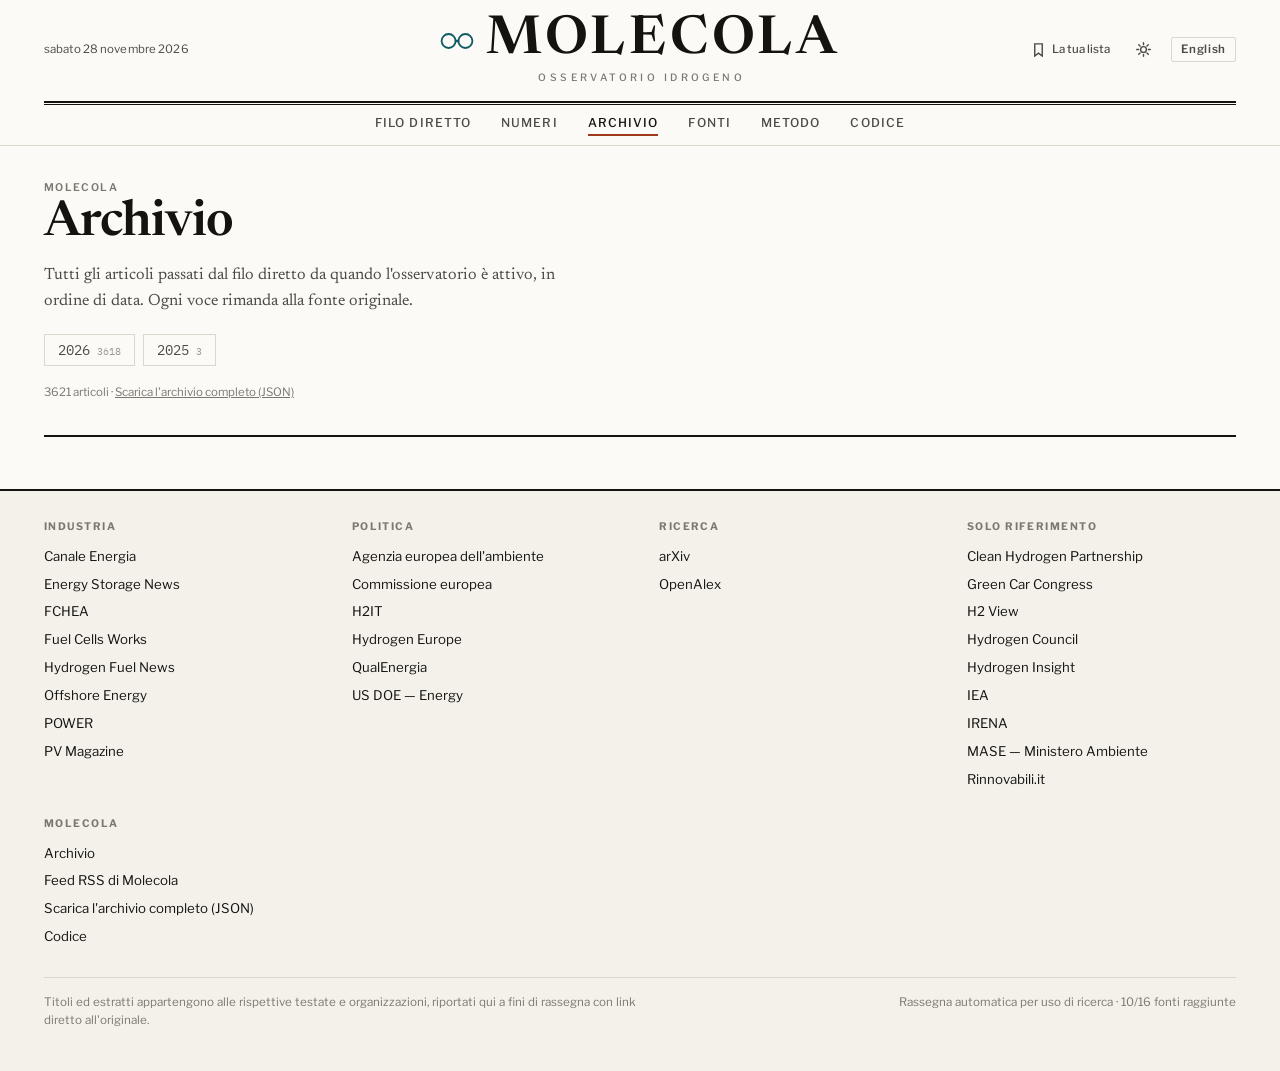
<file: archivio/index.html>
<!DOCTYPE html>
<html lang="it" data-page="archive">
<head>
<meta charset="utf-8">
<meta name="viewport" content="width=device-width, initial-scale=1, viewport-fit=cover">
<title>Archivio — Molecola</title>
<meta name="description" content="Tutti gli articoli passati dal filo diretto da quando l&#x27;osservatorio è attivo, in ordine di data. Ogni voce rimanda alla fonte originale.">
<link rel="canonical" href="https://deltadidirac30.github.io/molecola/archivio/">
<link rel="alternate" hreflang="it" href="https://deltadidirac30.github.io/molecola/archivio/">
<link rel="alternate" hreflang="en" href="https://deltadidirac30.github.io/molecola/en/archive/">
<link rel="alternate" hreflang="x-default" href="https://deltadidirac30.github.io/molecola/archivio/">
<link rel="alternate" type="application/rss+xml" title="Molecola" href="../feed.xml">
<meta property="og:type" content="website">
<meta property="og:site_name" content="Molecola">
<meta property="og:locale" content="it_IT">
<meta property="og:title" content="Archivio — Molecola">
<meta property="og:description" content="Tutti gli articoli passati dal filo diretto da quando l&#x27;osservatorio è attivo, in ordine di data. Ogni voce rimanda alla fonte originale.">
<meta property="og:url" content="https://deltadidirac30.github.io/molecola/archivio/">
<meta property="og:image" content="https://deltadidirac30.github.io/molecola/assets/social.svg">
<meta name="twitter:card" content="summary_large_image">
<meta name="twitter:title" content="Archivio — Molecola">
<meta name="twitter:description" content="Tutti gli articoli passati dal filo diretto da quando l&#x27;osservatorio è attivo, in ordine di data. Ogni voce rimanda alla fonte originale.">
<meta name="twitter:image" content="https://deltadidirac30.github.io/molecola/assets/social.svg">
<meta name="theme-color" content="#FBFAF6" media="(prefers-color-scheme: light)">
<meta name="theme-color" content="#131310" media="(prefers-color-scheme: dark)">
<link rel="icon" href="../assets/favicon.svg" type="image/svg+xml">
<link rel="preconnect" href="https://fonts.googleapis.com">
<link rel="preconnect" href="https://fonts.gstatic.com" crossorigin>
<link rel="stylesheet" href="https://fonts.googleapis.com/css2?family=Newsreader:ital,opsz,wght@0,6..72,200..700;1,6..72,200..700&family=Libre+Franklin:wght@400;500;600;700&family=IBM+Plex+Mono:wght@400;500&display=swap">
<link rel="stylesheet" href="../assets/site.css">
</head>
<body>
<a class="skip-link" href="#main">Vai al contenuto</a>
<div class="sticky-bar" id="sticky">
  <div class="sticky-inner">
    <a class="sticky-name" href="../index.html">Molecola</a>
    <div class="sticky-links">
      <button class="ctrl" type="button" data-action="open-drawer" aria-label="La tua lista">
        <svg viewBox="0 0 16 16" fill="none" stroke="currentColor" stroke-width="1.5" stroke-linecap="round" aria-hidden="true"><path d="M4 2h8v13l-4-3-4 3z"/></svg><span>La tua lista</span><span class="saved-count">0</span></button>
      <button class="ctrl" type="button" data-action="theme" aria-label="Cambia tema"><svg viewBox="0 0 16 16" fill="none" stroke="currentColor" stroke-width="1.5" stroke-linecap="round" aria-hidden="true"><circle cx="8" cy="8" r="3.1"/><path d="M8 .8v2M8 13.2v2M.8 8h2M13.2 8h2M2.9 2.9l1.4 1.4M11.7 11.7l1.4 1.4M13.1 2.9l-1.4 1.4M4.3 11.7l-1.4 1.4"/></svg></button>
    </div>
  </div>
</div>

<header class="masthead">
  <div class="wrap">
    <div class="masthead-top">
      <div class="masthead-side left">
        <span class="dateline">sabato 28 novembre 2026</span>
      </div>
      <a class="wordmark" href="../index.html">
        <span class="wordmark-row">
          <svg class="wordmark-mark" viewBox="0 0 34 24" aria-hidden="true">
            <circle cx="8.6" cy="12" r="7" fill="none" stroke="currentColor" stroke-width="1.8"/>
            <circle cx="25.4" cy="12" r="7" fill="none" stroke="currentColor" stroke-width="1.8"/>
            <path d="M15.9 12h2.2" stroke="currentColor" stroke-width="2.6" stroke-linecap="round"/>
          </svg>
          <span class="wordmark-name">Molecola</span>
        </span>
        <span class="wordmark-sub">Osservatorio idrogeno</span>
      </a>
      <div class="masthead-side right">
        <button class="ctrl" type="button" data-action="open-drawer">
          <svg viewBox="0 0 16 16" fill="none" stroke="currentColor" stroke-width="1.5" stroke-linecap="round" aria-hidden="true"><path d="M4 2h8v13l-4-3-4 3z"/></svg><span>La tua lista</span><span class="saved-count">0</span></button>
        <button class="ctrl" type="button" data-action="theme" aria-label="Cambia tema"><svg viewBox="0 0 16 16" fill="none" stroke="currentColor" stroke-width="1.5" stroke-linecap="round" aria-hidden="true"><circle cx="8" cy="8" r="3.1"/><path d="M8 .8v2M8 13.2v2M.8 8h2M13.2 8h2M2.9 2.9l1.4 1.4M11.7 11.7l1.4 1.4M13.1 2.9l-1.4 1.4M4.3 11.7l-1.4 1.4"/></svg></button>
        <a class="lang-switch" href="../en/archive/index.html" title="Read this page in English">English</a>
      </div>
    </div>
    <div class="masthead-rule"></div>
    <nav class="nav" aria-label="Filo diretto">
        <a href="../index.html#wire">Filo diretto</a>
        <a href="../index.html#numeri">Numeri</a>
        <a href="../archivio/index.html" aria-current="page">Archivio</a>
        <a href="../index.html#fonti">Fonti</a>
        <a href="../index.html#metodo">Metodo</a>
        <a href="https://github.com/deltadidirac30/molecola" target="_blank" rel="noopener">Codice</a>
    </nav>
  </div>
</header>

<main id="main">
  <div class="wrap">
    <div class="archive-head">
      <p class="kicker">Molecola</p>
      <h1>Archivio</h1>
      <p class="intro">Tutti gli articoli passati dal filo diretto da quando l&#x27;osservatorio è attivo, in ordine di data. Ogni voce rimanda alla fonte originale.</p>
      <div class="year-nav"><a href="../archivio/2026/index.html">2026<span class="n">3618</span></a><a href="../archivio/2025/index.html">2025<span class="n">3</span></a></div>
      <p class="rail-note" style="margin-top:18px">3621 articoli · <a href="../data/archive.json">Scarica l&#x27;archivio completo (JSON)</a></p>
    </div>
  </div>
</main>
<aside class="drawer" id="saved-drawer" aria-hidden="true" aria-label="La tua lista">
  <div class="drawer-head">
    <h2>La tua lista</h2>
    <button class="ctrl" type="button" data-action="close-drawer" aria-label="Chiudi"><svg viewBox="0 0 16 16" fill="none" stroke="currentColor" stroke-width="1.5" stroke-linecap="round" aria-hidden="true"><path d="M3 3l10 10M13 3L3 13"/></svg></button>
  </div>
  <div class="drawer-body" id="saved-body"></div>
  <div class="drawer-foot">
    <button class="btn btn-primary" type="button" data-action="export-csv">Esporta CSV</button>
    <button class="btn" type="button" data-action="export-bib">Esporta BibTeX</button>
    <button class="btn" type="button" data-action="clear-saved">Svuota</button>
    <p class="drawer-note">La lista resta su questo browser: non viene inviata da nessuna parte.</p>
  </div>
</aside>

<footer class="site-footer" id="fonti">
  <div class="wrap">
    <div class="footer-grid">
      <div>
        <h3>Industria</h3>
        <ul class="footer-links">
        <li><a href="https://www.canaleenergia.com" target="_blank" rel="noopener">Canale Energia</a></li>
        <li><a href="https://www.energy-storage.news/tag/hydrogen/" target="_blank" rel="noopener">Energy Storage News</a></li>
        <li><a href="https://fchea.org" target="_blank" rel="noopener">FCHEA</a></li>
        <li><a href="https://fuelcellsworks.com" target="_blank" rel="noopener">Fuel Cells Works</a></li>
        <li><a href="https://www.hydrogenfuelnews.com" target="_blank" rel="noopener">Hydrogen Fuel News</a></li>
        <li><a href="https://www.offshore-energy.biz/tag/hydrogen/" target="_blank" rel="noopener">Offshore Energy</a></li>
        <li><a href="https://www.powermag.com/category/hydrogen/" target="_blank" rel="noopener">POWER</a></li>
        <li><a href="https://www.pv-magazine.com/tag/hydrogen/" target="_blank" rel="noopener">PV Magazine</a></li>
        </ul>
      </div>
      <div>
        <h3>Politica</h3>
        <ul class="footer-links">
        <li><a href="https://www.eea.europa.eu" target="_blank" rel="noopener">Agenzia europea dell&#x27;ambiente</a></li>
        <li><a href="https://ec.europa.eu/commission/presscorner/home/en" target="_blank" rel="noopener">Commissione europea</a></li>
        <li><a href="https://www.h2it.it" target="_blank" rel="noopener">H2IT</a></li>
        <li><a href="https://hydrogeneurope.eu" target="_blank" rel="noopener">Hydrogen Europe</a></li>
        <li><a href="https://www.qualenergia.it" target="_blank" rel="noopener">QualEnergia</a></li>
        <li><a href="https://www.energy.gov/eere/fuelcells/hydrogen-and-fuel-cell-technologies-office" target="_blank" rel="noopener">US DOE — Energy</a></li>
        </ul>
      </div>
      <div>
        <h3>Ricerca</h3>
        <ul class="footer-links">
        <li><a href="https://arxiv.org" target="_blank" rel="noopener">arXiv</a></li>
        <li><a href="https://openalex.org" target="_blank" rel="noopener">OpenAlex</a></li>
        </ul>
      </div>
      <div>
        <h3>Solo riferimento</h3>
        <ul class="footer-links">
        <li><a href="https://www.clean-hydrogen.europa.eu" target="_blank" rel="noopener" title="nessun RSS pubblico (404 su tutte le varianti)">Clean Hydrogen Partnership</a></li>
        <li><a href="https://www.greencarcongress.com" target="_blank" rel="noopener" title="dominio non piu&#x27; risolvibile">Green Car Congress</a></li>
        <li><a href="https://www.h2-view.com" target="_blank" rel="noopener" title="Cloudflare respinge le richieste automatiche (403)">H2 View</a></li>
        <li><a href="https://hydrogencouncil.com" target="_blank" rel="noopener" title="Cloudflare respinge le richieste automatiche (403)">Hydrogen Council</a></li>
        <li><a href="https://www.hydrogeninsight.com" target="_blank" rel="noopener" title="nessun feed pubblico raggiungibile; il sito serve HTML anche su /rss">Hydrogen Insight</a></li>
        <li><a href="https://www.iea.org/energy-system/low-emission-fuels/hydrogen" target="_blank" rel="noopener" title="Cloudflare respinge le richieste automatiche (403)">IEA</a></li>
        <li><a href="https://www.irena.org" target="_blank" rel="noopener" title="Cloudflare respinge le richieste automatiche (403)">IRENA</a></li>
        <li><a href="https://www.mase.gov.it" target="_blank" rel="noopener" title="Cloudflare respinge le richieste automatiche (403)">MASE — Ministero Ambiente</a></li>
        <li><a href="https://www.rinnovabili.it/tag/idrogeno/" target="_blank" rel="noopener" title="Cloudflare respinge le richieste automatiche (403)">Rinnovabili.it</a></li>
        </ul>
      </div>
      <div>
        <h3>Molecola</h3>
        <ul class="footer-links">
          <li><a href="../archivio/index.html">Archivio</a></li>
          <li><a href="../feed.xml">Feed RSS di Molecola</a></li>
          <li><a href="../data/archive.json">Scarica l&#x27;archivio completo (JSON)</a></li>
          <li><a href="https://github.com/deltadidirac30/molecola" target="_blank" rel="noopener">Codice</a></li>
        </ul>
      </div>
    </div>
    <div class="footer-bottom">
      <p>Titoli ed estratti appartengono alle rispettive testate e organizzazioni, riportati qui a fini di rassegna con link diretto all&#x27;originale.</p>
      <p>Rassegna automatica per uso di ricerca · 10/16 fonti raggiunte</p>
    </div>
  </div>
</footer>

<div class="overlay" id="overlay"></div>
<div class="toast" id="toast" role="status" aria-live="polite"></div>
<script src="../assets/site.js" defer></script>
</body>
</html>
</file>
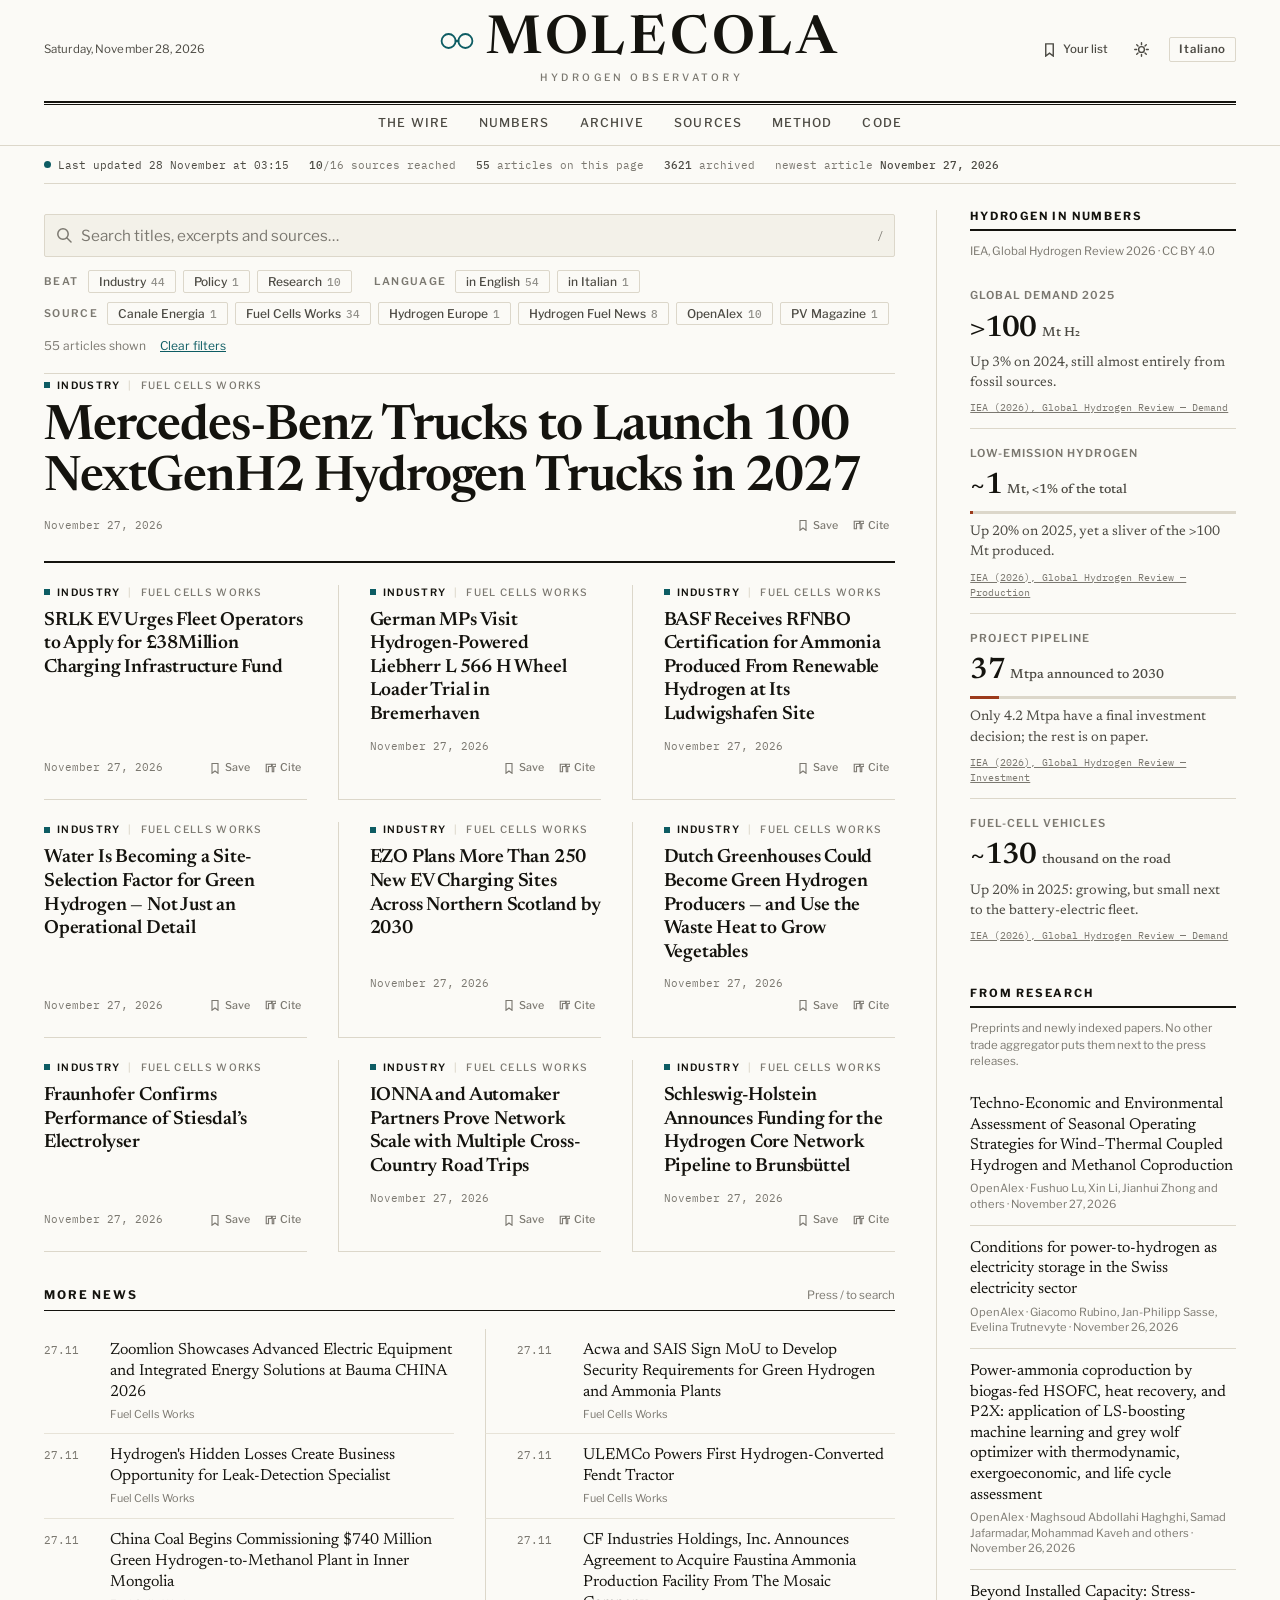
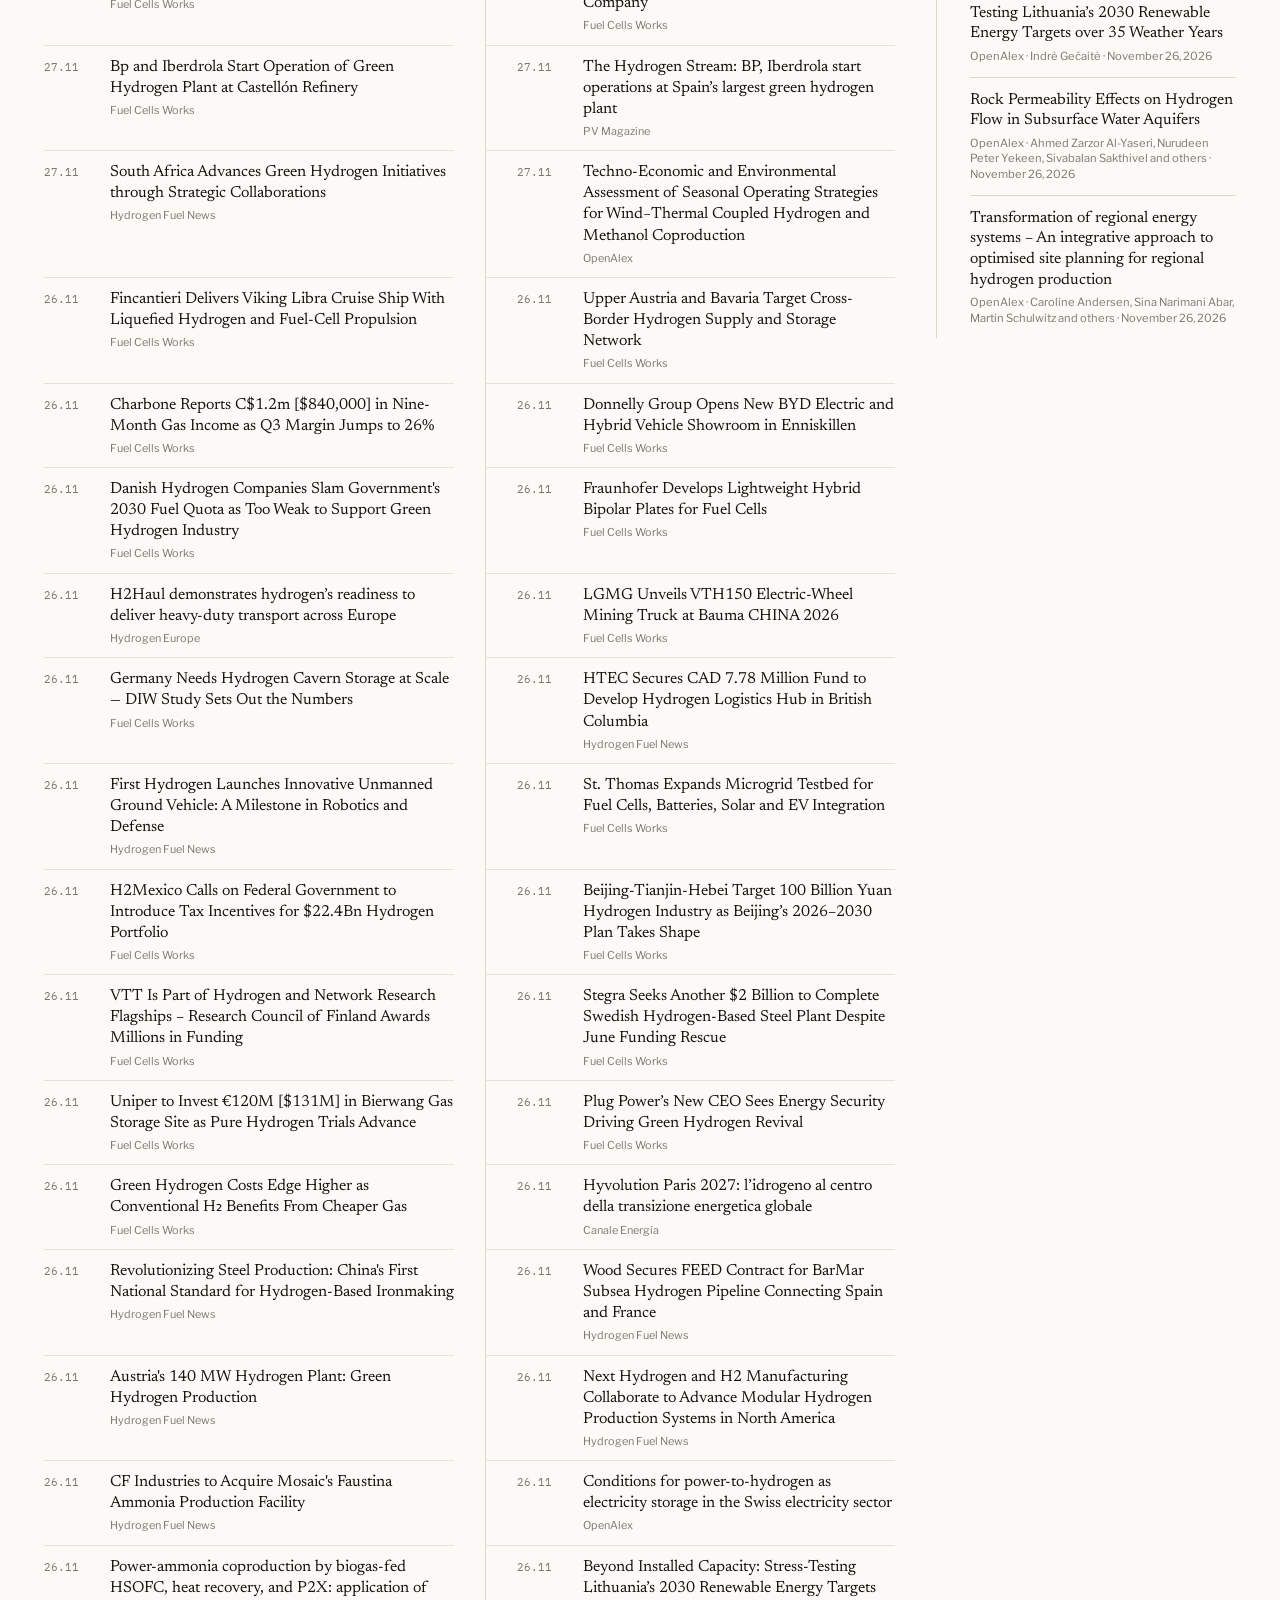
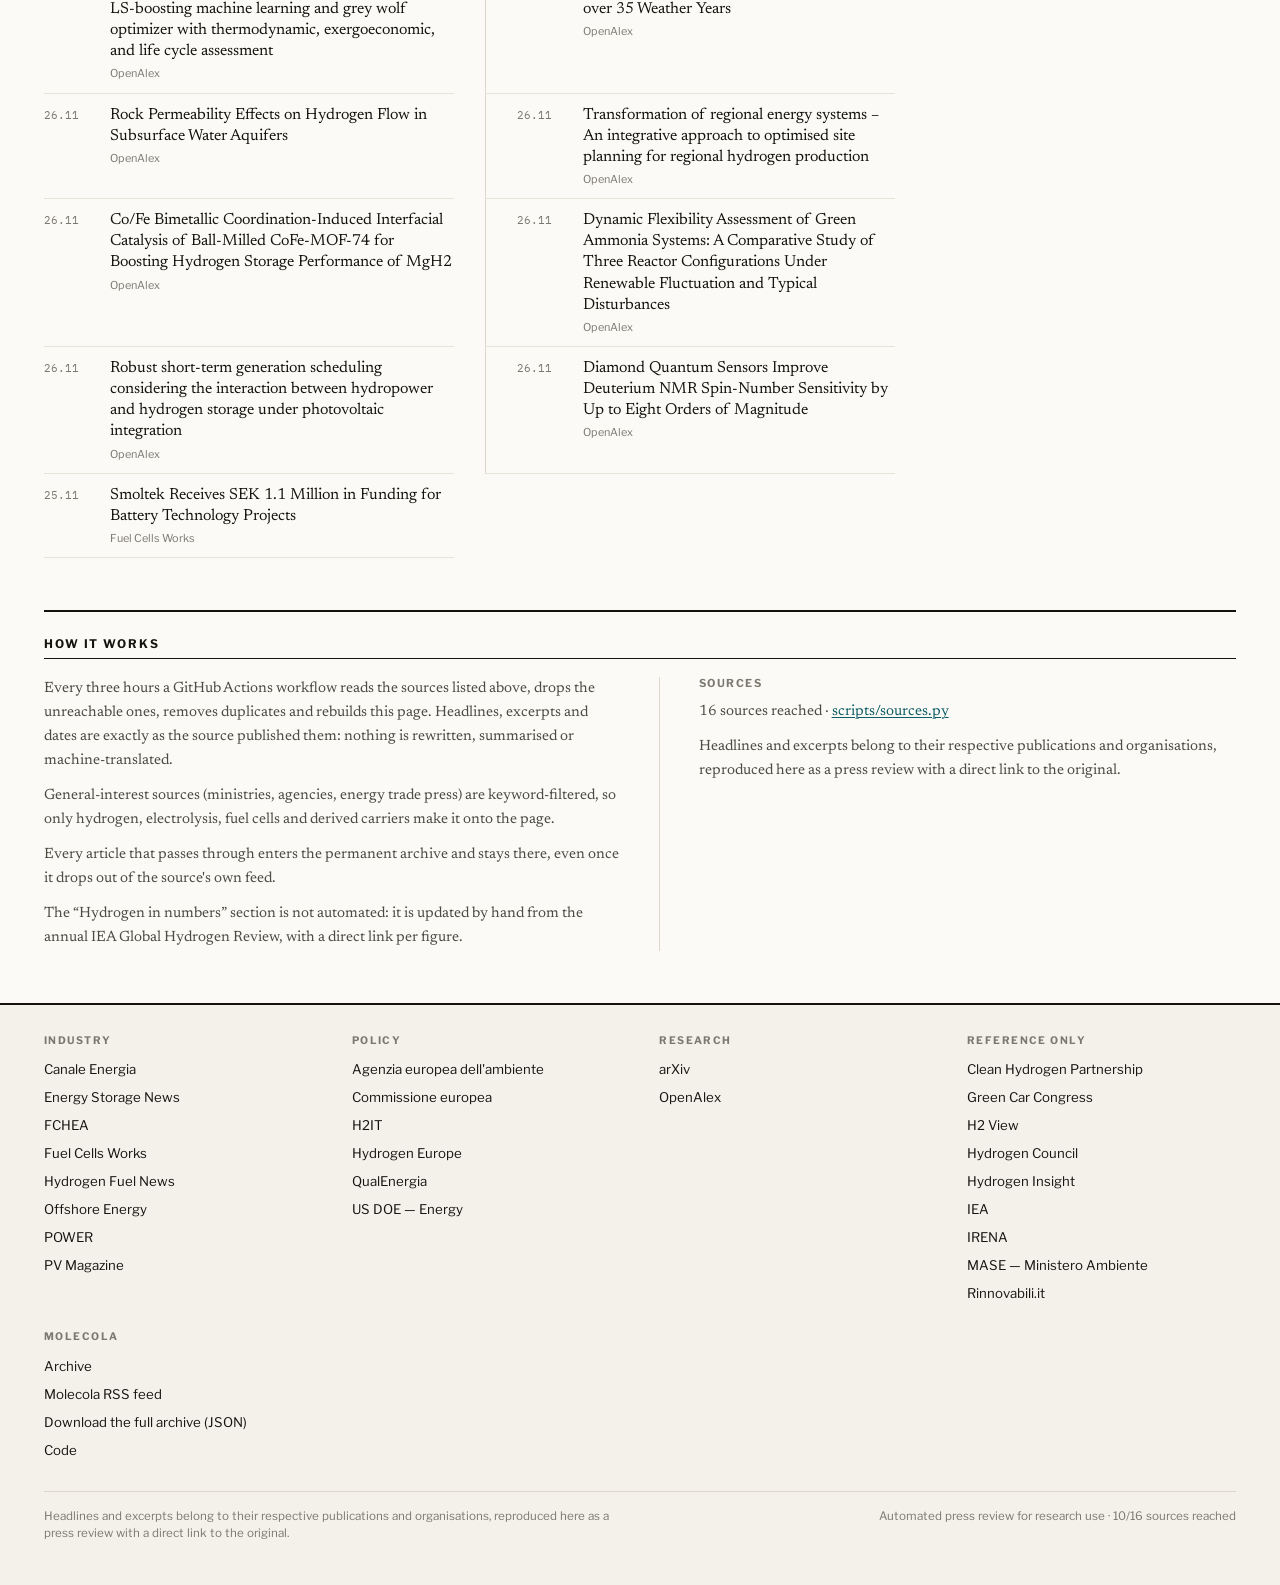
<file: en/index.html>
<!DOCTYPE html>
<html lang="en" data-page="home">
<head>
<meta charset="utf-8">
<meta name="viewport" content="width=device-width, initial-scale=1, viewport-fit=cover">
<title>Molecola — Hydrogen observatory</title>
<meta name="description" content="A daily read on hydrogen: trade press, European and Italian institutional sources, research preprints. Automatically aggregated, nothing generated, always linked to the source.">
<link rel="canonical" href="https://deltadidirac30.github.io/molecola/en/">
<link rel="alternate" hreflang="it" href="https://deltadidirac30.github.io/molecola/">
<link rel="alternate" hreflang="en" href="https://deltadidirac30.github.io/molecola/en/">
<link rel="alternate" hreflang="x-default" href="https://deltadidirac30.github.io/molecola/">
<link rel="alternate" type="application/rss+xml" title="Molecola" href="../feed.xml">
<meta property="og:type" content="website">
<meta property="og:site_name" content="Molecola">
<meta property="og:locale" content="en_GB">
<meta property="og:title" content="Molecola — Hydrogen observatory">
<meta property="og:description" content="A daily read on hydrogen: trade press, European and Italian institutional sources, research preprints. Automatically aggregated, nothing generated, always linked to the source.">
<meta property="og:url" content="https://deltadidirac30.github.io/molecola/en/">
<meta property="og:image" content="https://deltadidirac30.github.io/molecola/assets/social.svg">
<meta name="twitter:card" content="summary_large_image">
<meta name="twitter:title" content="Molecola — Hydrogen observatory">
<meta name="twitter:description" content="A daily read on hydrogen: trade press, European and Italian institutional sources, research preprints. Automatically aggregated, nothing generated, always linked to the source.">
<meta name="twitter:image" content="https://deltadidirac30.github.io/molecola/assets/social.svg">
<meta name="theme-color" content="#FBFAF6" media="(prefers-color-scheme: light)">
<meta name="theme-color" content="#131310" media="(prefers-color-scheme: dark)">
<link rel="icon" href="../assets/favicon.svg" type="image/svg+xml">
<link rel="preconnect" href="https://fonts.googleapis.com">
<link rel="preconnect" href="https://fonts.gstatic.com" crossorigin>
<link rel="stylesheet" href="https://fonts.googleapis.com/css2?family=Newsreader:ital,opsz,wght@0,6..72,200..700;1,6..72,200..700&family=Libre+Franklin:wght@400;500;600;700&family=IBM+Plex+Mono:wght@400;500&display=swap">
<link rel="stylesheet" href="../assets/site.css">
</head>
<body>
<a class="skip-link" href="#main">Skip to content</a>
<div class="sticky-bar" id="sticky">
  <div class="sticky-inner">
    <a class="sticky-name" href="../en/index.html">Molecola</a>
    <div class="sticky-links">
      <button class="ctrl" type="button" data-action="open-drawer" aria-label="Your list">
        <svg viewBox="0 0 16 16" fill="none" stroke="currentColor" stroke-width="1.5" stroke-linecap="round" aria-hidden="true"><path d="M4 2h8v13l-4-3-4 3z"/></svg><span>Your list</span><span class="saved-count">0</span></button>
      <button class="ctrl" type="button" data-action="theme" aria-label="Switch theme"><svg viewBox="0 0 16 16" fill="none" stroke="currentColor" stroke-width="1.5" stroke-linecap="round" aria-hidden="true"><circle cx="8" cy="8" r="3.1"/><path d="M8 .8v2M8 13.2v2M.8 8h2M13.2 8h2M2.9 2.9l1.4 1.4M11.7 11.7l1.4 1.4M13.1 2.9l-1.4 1.4M4.3 11.7l-1.4 1.4"/></svg></button>
    </div>
  </div>
</div>

<header class="masthead">
  <div class="wrap">
    <div class="masthead-top">
      <div class="masthead-side left">
        <span class="dateline">Saturday, November 28, 2026</span>
      </div>
      <a class="wordmark" href="../en/index.html">
        <span class="wordmark-row">
          <svg class="wordmark-mark" viewBox="0 0 34 24" aria-hidden="true">
            <circle cx="8.6" cy="12" r="7" fill="none" stroke="currentColor" stroke-width="1.8"/>
            <circle cx="25.4" cy="12" r="7" fill="none" stroke="currentColor" stroke-width="1.8"/>
            <path d="M15.9 12h2.2" stroke="currentColor" stroke-width="2.6" stroke-linecap="round"/>
          </svg>
          <span class="wordmark-name">Molecola</span>
        </span>
        <span class="wordmark-sub">Hydrogen observatory</span>
      </a>
      <div class="masthead-side right">
        <button class="ctrl" type="button" data-action="open-drawer">
          <svg viewBox="0 0 16 16" fill="none" stroke="currentColor" stroke-width="1.5" stroke-linecap="round" aria-hidden="true"><path d="M4 2h8v13l-4-3-4 3z"/></svg><span>Your list</span><span class="saved-count">0</span></button>
        <button class="ctrl" type="button" data-action="theme" aria-label="Switch theme"><svg viewBox="0 0 16 16" fill="none" stroke="currentColor" stroke-width="1.5" stroke-linecap="round" aria-hidden="true"><circle cx="8" cy="8" r="3.1"/><path d="M8 .8v2M8 13.2v2M.8 8h2M13.2 8h2M2.9 2.9l1.4 1.4M11.7 11.7l1.4 1.4M13.1 2.9l-1.4 1.4M4.3 11.7l-1.4 1.4"/></svg></button>
        <a class="lang-switch" href="../index.html" title="Leggi questa pagina in italiano">Italiano</a>
      </div>
    </div>
    <div class="masthead-rule"></div>
    <nav class="nav" aria-label="The wire">
        <a href="#wire">The wire</a>
        <a href="#numeri">Numbers</a>
        <a href="../en/archive/index.html">Archive</a>
        <a href="#fonti">Sources</a>
        <a href="#metodo">Method</a>
        <a href="https://github.com/deltadidirac30/molecola" target="_blank" rel="noopener">Code</a>
    </nav>
  </div>
</header>

<div class="wrap"><div class="status">
  <span class="status-live"><span class="live-dot" aria-hidden="true"></span>
    Last updated
    <time datetime="2026-11-28T03:15:26+00:00" data-localtime>November 28, 2026 · 03:15 UTC</time></span>
  <span><b>10</b>/16 sources reached</span>
  <span><b>55</b> articles on this page</span>
  <span><b>3621</b> archived</span>
  <span>newest article <b>November 27, 2026</b></span>
  
</div></div>
<main id="main">
  <div class="wrap">
    <div class="front">
      <div id="wire">
        <div class="controls">
  <div class="search-row">
    <svg viewBox="0 0 16 16" fill="none" stroke="currentColor" stroke-width="1.5" stroke-linecap="round" aria-hidden="true"><circle cx="7" cy="7" r="5.2"/><path d="M11 11l4 4"/></svg>
    <input class="search-input" id="search" type="search" autocomplete="off"
           placeholder="Search titles, excerpts and sources…" aria-label="Search the wire">
    <span class="search-hint">/</span>
  </div>
  <div class="filters">
    <div class="filter-group"><span class="kicker">Beat</span><button class="chip" type="button" data-dim="category" data-value="industria" aria-pressed="false">Industry<span class="n">44</span></button><button class="chip" type="button" data-dim="category" data-value="politica" aria-pressed="false">Policy<span class="n">1</span></button><button class="chip" type="button" data-dim="category" data-value="ricerca" aria-pressed="false">Research<span class="n">10</span></button></div>
    <div class="filter-group"><span class="kicker">Language</span><button class="chip" type="button" data-dim="lang" data-value="en" aria-pressed="false">in English<span class="n">54</span></button><button class="chip" type="button" data-dim="lang" data-value="it" aria-pressed="false">in Italian<span class="n">1</span></button></div>
  </div>
  <div class="filters" style="margin-top:9px">
    <div class="filter-group"><span class="kicker">Source</span><button class="chip" type="button" data-dim="source" data-value="canale-energia" aria-pressed="false">Canale Energia<span class="n">1</span></button><button class="chip" type="button" data-dim="source" data-value="fuel-cells-works" aria-pressed="false">Fuel Cells Works<span class="n">34</span></button><button class="chip" type="button" data-dim="source" data-value="hydrogen-europe" aria-pressed="false">Hydrogen Europe<span class="n">1</span></button><button class="chip" type="button" data-dim="source" data-value="hydrogen-fuel-news" aria-pressed="false">Hydrogen Fuel News<span class="n">8</span></button><button class="chip" type="button" data-dim="source" data-value="openalex" aria-pressed="false">OpenAlex<span class="n">10</span></button><button class="chip" type="button" data-dim="source" data-value="pv-magazine" aria-pressed="false">PV Magazine<span class="n">1</span></button></div>
  </div>
  <p class="result-line">
    <span id="result-count">55 articles shown</span>
    <button type="button" data-action="reset-filters">Clear filters</button>
  </p>
</div>
        <div id="filterable">
          <article class="lead" id="item-2a0d17826daf7ce6" data-id="2a0d17826daf7ce6" data-searchable data-category="industria" data-source="fuel-cells-works" data-source-name="Fuel Cells Works" data-lang="en" data-date="2026-11-27T16:44:16+00:00" data-title="mercedes-benz trucks to launch 100 nextgenh2 hydrogen trucks in 2027">
  <p class="story-kicker"><span class="cat">Industry</span><span class="sep">|</span><span class="src">Fuel Cells Works</span></p>
  <h2><a href="https://fuelcellsworks.com/2026/11/25/fuel-cells/mercedes-benz-trucks-to-launch-100-nextgenh2-hydrogen-trucks-in-2027" data-role="title" target="_blank" rel="noopener">Mercedes-Benz Trucks to Launch 100 NextGenH2 Hydrogen Trucks in 2027</a></h2>
  
  <div class="story-meta"><span>November 27, 2026</span><span class="story-actions"><button class="act" type="button" data-action="save" aria-pressed="false" title="Save to your list (stays in this browser)"><svg viewBox="0 0 16 16" fill="none" stroke="currentColor" stroke-width="1.5" stroke-linecap="round" aria-hidden="true"><path d="M4 2h8v13l-4-3-4 3z"/></svg><span>Save</span></button><button class="act" type="button" data-action="cite" title="Copy the citation to the clipboard"><svg viewBox="0 0 16 16" fill="none" stroke="currentColor" stroke-width="1.5" stroke-linecap="round" aria-hidden="true"><path d="M3 3h7v3H6v7H3z"/><path d="M11 3h5v3h-3v7h-2z"/></svg><span>Cite</span></button></span></div>
</article>
          <div class="stories">
            <article class="story" id="item-1dab10459b7ca2c0" data-id="1dab10459b7ca2c0" data-searchable data-category="industria" data-source="fuel-cells-works" data-source-name="Fuel Cells Works" data-lang="en" data-date="2026-11-27T16:39:21+00:00" data-title="srlk ev urges fleet operators to apply for £38million charging infrastructure fund">
  <p class="story-kicker"><span class="cat">Industry</span><span class="sep">|</span><span class="src">Fuel Cells Works</span></p>
  <h3><a href="https://fuelcellsworks.com/2026/11/26/electric/srlk-ev-urges-fleet-operators-to-apply-for-38million-charging-infrastructure-fund" data-role="title" target="_blank" rel="noopener">SRLK EV Urges Fleet Operators to Apply for £38Million Charging Infrastructure Fund</a></h3>
  
  <div class="story-meta"><span>November 27, 2026</span><span class="story-actions"><button class="act" type="button" data-action="save" aria-pressed="false" title="Save to your list (stays in this browser)"><svg viewBox="0 0 16 16" fill="none" stroke="currentColor" stroke-width="1.5" stroke-linecap="round" aria-hidden="true"><path d="M4 2h8v13l-4-3-4 3z"/></svg><span>Save</span></button><button class="act" type="button" data-action="cite" title="Copy the citation to the clipboard"><svg viewBox="0 0 16 16" fill="none" stroke="currentColor" stroke-width="1.5" stroke-linecap="round" aria-hidden="true"><path d="M3 3h7v3H6v7H3z"/><path d="M11 3h5v3h-3v7h-2z"/></svg><span>Cite</span></button></span></div>
</article><article class="story" id="item-7632e5fd9bdaf145" data-id="7632e5fd9bdaf145" data-searchable data-category="industria" data-source="fuel-cells-works" data-source-name="Fuel Cells Works" data-lang="en" data-date="2026-11-27T16:37:32+00:00" data-title="german mps visit hydrogen-powered liebherr l 566 h wheel loader trial in bremerhaven">
  <p class="story-kicker"><span class="cat">Industry</span><span class="sep">|</span><span class="src">Fuel Cells Works</span></p>
  <h3><a href="https://fuelcellsworks.com/2026/11/26/fuel-cells/german-mps-visit-hydrogen-powered-liebherr-l-566-h-wheel-loader-trial-in-bremerhaven" data-role="title" target="_blank" rel="noopener">German MPs Visit Hydrogen-Powered Liebherr L 566 H Wheel Loader Trial in Bremerhaven</a></h3>
  
  <div class="story-meta"><span>November 27, 2026</span><span class="story-actions"><button class="act" type="button" data-action="save" aria-pressed="false" title="Save to your list (stays in this browser)"><svg viewBox="0 0 16 16" fill="none" stroke="currentColor" stroke-width="1.5" stroke-linecap="round" aria-hidden="true"><path d="M4 2h8v13l-4-3-4 3z"/></svg><span>Save</span></button><button class="act" type="button" data-action="cite" title="Copy the citation to the clipboard"><svg viewBox="0 0 16 16" fill="none" stroke="currentColor" stroke-width="1.5" stroke-linecap="round" aria-hidden="true"><path d="M3 3h7v3H6v7H3z"/><path d="M11 3h5v3h-3v7h-2z"/></svg><span>Cite</span></button></span></div>
</article><article class="story" id="item-bacec320e5edf190" data-id="bacec320e5edf190" data-searchable data-category="industria" data-source="fuel-cells-works" data-source-name="Fuel Cells Works" data-lang="en" data-date="2026-11-27T16:16:50+00:00" data-title="basf receives rfnbo certification for ammonia produced from renewable hydrogen at its ludwigshafen site">
  <p class="story-kicker"><span class="cat">Industry</span><span class="sep">|</span><span class="src">Fuel Cells Works</span></p>
  <h3><a href="https://fuelcellsworks.com/2026/11/26/h2/basf-receives-rfnbo-certification-for-ammonia-produced-from-renewable-hydrogen-at-its-ludwigshafen-site" data-role="title" target="_blank" rel="noopener">BASF Receives RFNBO Certification for Ammonia Produced From Renewable Hydrogen at Its Ludwigshafen Site</a></h3>
  
  <div class="story-meta"><span>November 27, 2026</span><span class="story-actions"><button class="act" type="button" data-action="save" aria-pressed="false" title="Save to your list (stays in this browser)"><svg viewBox="0 0 16 16" fill="none" stroke="currentColor" stroke-width="1.5" stroke-linecap="round" aria-hidden="true"><path d="M4 2h8v13l-4-3-4 3z"/></svg><span>Save</span></button><button class="act" type="button" data-action="cite" title="Copy the citation to the clipboard"><svg viewBox="0 0 16 16" fill="none" stroke="currentColor" stroke-width="1.5" stroke-linecap="round" aria-hidden="true"><path d="M3 3h7v3H6v7H3z"/><path d="M11 3h5v3h-3v7h-2z"/></svg><span>Cite</span></button></span></div>
</article><article class="story" id="item-e450f52b0486e9b2" data-id="e450f52b0486e9b2" data-searchable data-category="industria" data-source="fuel-cells-works" data-source-name="Fuel Cells Works" data-lang="en" data-date="2026-11-27T16:03:09+00:00" data-title="water is becoming a site-selection factor for green hydrogen — not just an operational detail">
  <p class="story-kicker"><span class="cat">Industry</span><span class="sep">|</span><span class="src">Fuel Cells Works</span></p>
  <h3><a href="https://fuelcellsworks.com/2026/11/24/h2/water-is-becoming-a-site-selection-factor-for-green-hydrogen-not-just-an-operational-detail" data-role="title" target="_blank" rel="noopener">Water Is Becoming a Site-Selection Factor for Green Hydrogen — Not Just an Operational Detail</a></h3>
  
  <div class="story-meta"><span>November 27, 2026</span><span class="story-actions"><button class="act" type="button" data-action="save" aria-pressed="false" title="Save to your list (stays in this browser)"><svg viewBox="0 0 16 16" fill="none" stroke="currentColor" stroke-width="1.5" stroke-linecap="round" aria-hidden="true"><path d="M4 2h8v13l-4-3-4 3z"/></svg><span>Save</span></button><button class="act" type="button" data-action="cite" title="Copy the citation to the clipboard"><svg viewBox="0 0 16 16" fill="none" stroke="currentColor" stroke-width="1.5" stroke-linecap="round" aria-hidden="true"><path d="M3 3h7v3H6v7H3z"/><path d="M11 3h5v3h-3v7h-2z"/></svg><span>Cite</span></button></span></div>
</article><article class="story" id="item-ef771227f72a3023" data-id="ef771227f72a3023" data-searchable data-category="industria" data-source="fuel-cells-works" data-source-name="Fuel Cells Works" data-lang="en" data-date="2026-11-27T16:01:15+00:00" data-title="ezo plans more than 250 new ev charging sites across northern scotland by 2030">
  <p class="story-kicker"><span class="cat">Industry</span><span class="sep">|</span><span class="src">Fuel Cells Works</span></p>
  <h3><a href="https://fuelcellsworks.com/2026/11/26/electric/ezo-plans-more-than-250-new-ev-charging-sites-across-northern-scotland-by-2030" data-role="title" target="_blank" rel="noopener">EZO Plans More Than 250 New EV Charging Sites Across Northern Scotland by 2030</a></h3>
  
  <div class="story-meta"><span>November 27, 2026</span><span class="story-actions"><button class="act" type="button" data-action="save" aria-pressed="false" title="Save to your list (stays in this browser)"><svg viewBox="0 0 16 16" fill="none" stroke="currentColor" stroke-width="1.5" stroke-linecap="round" aria-hidden="true"><path d="M4 2h8v13l-4-3-4 3z"/></svg><span>Save</span></button><button class="act" type="button" data-action="cite" title="Copy the citation to the clipboard"><svg viewBox="0 0 16 16" fill="none" stroke="currentColor" stroke-width="1.5" stroke-linecap="round" aria-hidden="true"><path d="M3 3h7v3H6v7H3z"/><path d="M11 3h5v3h-3v7h-2z"/></svg><span>Cite</span></button></span></div>
</article><article class="story" id="item-b3f23e584d958e6e" data-id="b3f23e584d958e6e" data-searchable data-category="industria" data-source="fuel-cells-works" data-source-name="Fuel Cells Works" data-lang="en" data-date="2026-11-27T15:59:49+00:00" data-title="dutch greenhouses could become green hydrogen producers — and use the waste heat to grow vegetables">
  <p class="story-kicker"><span class="cat">Industry</span><span class="sep">|</span><span class="src">Fuel Cells Works</span></p>
  <h3><a href="https://fuelcellsworks.com/2026/11/26/h2/dutch-greenhouses-could-become-green-hydrogen-producers-and-use-the-waste-heat-to-grow-vegetables" data-role="title" target="_blank" rel="noopener">Dutch Greenhouses Could Become Green Hydrogen Producers — and Use the Waste Heat to Grow Vegetables</a></h3>
  
  <div class="story-meta"><span>November 27, 2026</span><span class="story-actions"><button class="act" type="button" data-action="save" aria-pressed="false" title="Save to your list (stays in this browser)"><svg viewBox="0 0 16 16" fill="none" stroke="currentColor" stroke-width="1.5" stroke-linecap="round" aria-hidden="true"><path d="M4 2h8v13l-4-3-4 3z"/></svg><span>Save</span></button><button class="act" type="button" data-action="cite" title="Copy the citation to the clipboard"><svg viewBox="0 0 16 16" fill="none" stroke="currentColor" stroke-width="1.5" stroke-linecap="round" aria-hidden="true"><path d="M3 3h7v3H6v7H3z"/><path d="M11 3h5v3h-3v7h-2z"/></svg><span>Cite</span></button></span></div>
</article><article class="story" id="item-b688ee3e0dccfb0a" data-id="b688ee3e0dccfb0a" data-searchable data-category="industria" data-source="fuel-cells-works" data-source-name="Fuel Cells Works" data-lang="en" data-date="2026-11-27T15:52:32+00:00" data-title="fraunhofer confirms performance of stiesdal’s electrolyser">
  <p class="story-kicker"><span class="cat">Industry</span><span class="sep">|</span><span class="src">Fuel Cells Works</span></p>
  <h3><a href="https://fuelcellsworks.com/2026/11/27/electrolyzer/fraunhofer-confirms-performance-of-stiesdal-s-electrolyser" data-role="title" target="_blank" rel="noopener">Fraunhofer Confirms Performance of Stiesdal’s Electrolyser</a></h3>
  
  <div class="story-meta"><span>November 27, 2026</span><span class="story-actions"><button class="act" type="button" data-action="save" aria-pressed="false" title="Save to your list (stays in this browser)"><svg viewBox="0 0 16 16" fill="none" stroke="currentColor" stroke-width="1.5" stroke-linecap="round" aria-hidden="true"><path d="M4 2h8v13l-4-3-4 3z"/></svg><span>Save</span></button><button class="act" type="button" data-action="cite" title="Copy the citation to the clipboard"><svg viewBox="0 0 16 16" fill="none" stroke="currentColor" stroke-width="1.5" stroke-linecap="round" aria-hidden="true"><path d="M3 3h7v3H6v7H3z"/><path d="M11 3h5v3h-3v7h-2z"/></svg><span>Cite</span></button></span></div>
</article><article class="story" id="item-326f69b4538ba998" data-id="326f69b4538ba998" data-searchable data-category="industria" data-source="fuel-cells-works" data-source-name="Fuel Cells Works" data-lang="en" data-date="2026-11-27T15:40:09+00:00" data-title="ionna and automaker partners prove network scale with multiple cross-country road trips">
  <p class="story-kicker"><span class="cat">Industry</span><span class="sep">|</span><span class="src">Fuel Cells Works</span></p>
  <h3><a href="https://fuelcellsworks.com/2026/11/27/news/ionna-and-automaker-partners-prove-network-scale-with-multiple-cross-country-road-trips" data-role="title" target="_blank" rel="noopener">IONNA and Automaker Partners Prove Network Scale with Multiple Cross-Country Road Trips</a></h3>
  
  <div class="story-meta"><span>November 27, 2026</span><span class="story-actions"><button class="act" type="button" data-action="save" aria-pressed="false" title="Save to your list (stays in this browser)"><svg viewBox="0 0 16 16" fill="none" stroke="currentColor" stroke-width="1.5" stroke-linecap="round" aria-hidden="true"><path d="M4 2h8v13l-4-3-4 3z"/></svg><span>Save</span></button><button class="act" type="button" data-action="cite" title="Copy the citation to the clipboard"><svg viewBox="0 0 16 16" fill="none" stroke="currentColor" stroke-width="1.5" stroke-linecap="round" aria-hidden="true"><path d="M3 3h7v3H6v7H3z"/><path d="M11 3h5v3h-3v7h-2z"/></svg><span>Cite</span></button></span></div>
</article><article class="story" id="item-e82f51618cd41a28" data-id="e82f51618cd41a28" data-searchable data-category="industria" data-source="fuel-cells-works" data-source-name="Fuel Cells Works" data-lang="en" data-date="2026-11-27T15:37:25+00:00" data-title="schleswig-holstein announces funding for the hydrogen core network pipeline to brunsbüttel">
  <p class="story-kicker"><span class="cat">Industry</span><span class="sep">|</span><span class="src">Fuel Cells Works</span></p>
  <h3><a href="https://fuelcellsworks.com/2026/11/26/electrolyzer/schleswig-holstein-announces-funding-for-the-hydrogen-core-network-pipeline-to-brunsbuttel" data-role="title" target="_blank" rel="noopener">Schleswig-Holstein Announces Funding for the Hydrogen Core Network Pipeline to Brunsbüttel</a></h3>
  
  <div class="story-meta"><span>November 27, 2026</span><span class="story-actions"><button class="act" type="button" data-action="save" aria-pressed="false" title="Save to your list (stays in this browser)"><svg viewBox="0 0 16 16" fill="none" stroke="currentColor" stroke-width="1.5" stroke-linecap="round" aria-hidden="true"><path d="M4 2h8v13l-4-3-4 3z"/></svg><span>Save</span></button><button class="act" type="button" data-action="cite" title="Copy the citation to the clipboard"><svg viewBox="0 0 16 16" fill="none" stroke="currentColor" stroke-width="1.5" stroke-linecap="round" aria-hidden="true"><path d="M3 3h7v3H6v7H3z"/><path d="M11 3h5v3h-3v7h-2z"/></svg><span>Cite</span></button></span></div>
</article>
          </div>
          <div class="section-head" style="margin-top:14px">
            <h2>More news</h2>
            <span class="note">Press / to search</span>
          </div>
          <h3 class="day-head">Yesterday</h3><div class="digest"><article class="digest-item" id="item-8b05b0f96dd43450" data-id="8b05b0f96dd43450" data-searchable data-category="industria" data-source="fuel-cells-works" data-source-name="Fuel Cells Works" data-lang="en" data-date="2026-11-27T15:29:37+00:00" data-title="zoomlion showcases advanced electric equipment and integrated energy solutions at bauma china 2026">
  <span class="digest-date">27.11</span>
  <div>
    <p class="digest-title"><a href="https://fuelcellsworks.com/2026/11/27/battery/zoomlion-showcases-advanced-electric-equipment-and-integrated-energy-solutions-at-bauma-china-2026" data-role="title" target="_blank" rel="noopener">Zoomlion Showcases Advanced Electric Equipment and Integrated Energy Solutions at Bauma CHINA 2026</a></p>
    <span class="digest-src">Fuel Cells Works</span>
  </div>
</article><article class="digest-item" id="item-12a7abb7cef06585" data-id="12a7abb7cef06585" data-searchable data-category="industria" data-source="fuel-cells-works" data-source-name="Fuel Cells Works" data-lang="en" data-date="2026-11-27T15:09:56+00:00" data-title="acwa and sais sign mou to develop security requirements for green hydrogen and ammonia plants">
  <span class="digest-date">27.11</span>
  <div>
    <p class="digest-title"><a href="https://fuelcellsworks.com/2026/11/27/h2/sais-acwa-sign-mou-to-develop-industrial-security-requirements-for-green-hydrogen-green-ammonia-facilities" data-role="title" target="_blank" rel="noopener">Acwa and SAIS Sign MoU to Develop Security Requirements for Green Hydrogen and Ammonia Plants</a></p>
    <span class="digest-src">Fuel Cells Works</span>
  </div>
</article><article class="digest-item" id="item-980a137c946ec49d" data-id="980a137c946ec49d" data-searchable data-category="industria" data-source="fuel-cells-works" data-source-name="Fuel Cells Works" data-lang="en" data-date="2026-11-27T15:04:31+00:00" data-title="hydrogen&#x27;s hidden losses create business opportunity for leak-detection specialist">
  <span class="digest-date">27.11</span>
  <div>
    <p class="digest-title"><a href="https://fuelcellsworks.com/2026/11/21/h2/hydrogen-leak-detection-start-up-targets-billion-euro-losses-from-invisible-h-escapes" data-role="title" target="_blank" rel="noopener">Hydrogen&#x27;s Hidden Losses Create Business Opportunity for Leak-Detection Specialist</a></p>
    <span class="digest-src">Fuel Cells Works</span>
  </div>
</article><article class="digest-item" id="item-36fda658aa2753d7" data-id="36fda658aa2753d7" data-searchable data-category="industria" data-source="fuel-cells-works" data-source-name="Fuel Cells Works" data-lang="en" data-date="2026-11-27T14:41:18+00:00" data-title="ulemco powers first hydrogen-converted fendt tractor">
  <span class="digest-date">27.11</span>
  <div>
    <p class="digest-title"><a href="https://fuelcellsworks.com/2026/11/27/news/ulemco-powers-first-hydrogen-converted-fendt-tractor" data-role="title" target="_blank" rel="noopener">ULEMCo Powers First Hydrogen-Converted Fendt Tractor</a></p>
    <span class="digest-src">Fuel Cells Works</span>
  </div>
</article><article class="digest-item" id="item-883646744f627c96" data-id="883646744f627c96" data-searchable data-category="industria" data-source="fuel-cells-works" data-source-name="Fuel Cells Works" data-lang="en" data-date="2026-11-27T14:37:37+00:00" data-title="china coal begins commissioning $740 million green hydrogen-to-methanol plant in inner mongolia">
  <span class="digest-date">27.11</span>
  <div>
    <p class="digest-title"><a href="https://fuelcellsworks.com/2026/11/27/h2/china-coal-begins-commissioning-740-million-green-hydrogen-to-methanol-plant-in-inner-mongolia" data-role="title" target="_blank" rel="noopener">China Coal Begins Commissioning $740 Million Green Hydrogen-to-Methanol Plant in Inner Mongolia</a></p>
    <span class="digest-src">Fuel Cells Works</span>
  </div>
</article><article class="digest-item" id="item-49a6e9fcd97c1c7a" data-id="49a6e9fcd97c1c7a" data-searchable data-category="industria" data-source="fuel-cells-works" data-source-name="Fuel Cells Works" data-lang="en" data-date="2026-11-27T14:30:31+00:00" data-title="cf industries holdings, inc. announces agreement to acquire faustina ammonia production facility from the mosaic company">
  <span class="digest-date">27.11</span>
  <div>
    <p class="digest-title"><a href="https://fuelcellsworks.com/2026/11/26/h2/cf-industries-holdings-inc-announces-agreement-to-acquire-faustina-ammonia-production-facility-from-the-mosaic-company" data-role="title" target="_blank" rel="noopener">CF Industries Holdings, Inc. Announces Agreement to Acquire Faustina Ammonia Production Facility From The Mosaic Company</a></p>
    <span class="digest-src">Fuel Cells Works</span>
  </div>
</article><article class="digest-item" id="item-6bbcb38523a6bd46" data-id="6bbcb38523a6bd46" data-searchable data-category="industria" data-source="fuel-cells-works" data-source-name="Fuel Cells Works" data-lang="en" data-date="2026-11-27T13:52:30+00:00" data-title="bp and iberdrola start operation of green hydrogen plant at castellón refinery">
  <span class="digest-date">27.11</span>
  <div>
    <p class="digest-title"><a href="https://fuelcellsworks.com/2026/11/27/clean-energy/bp-and-iberdrola-start-operation-of-green-hydrogen-plant-at-castellon-refinery" data-role="title" target="_blank" rel="noopener">Bp and Iberdrola Start Operation of Green Hydrogen Plant at Castellón Refinery</a></p>
    <span class="digest-src">Fuel Cells Works</span>
  </div>
</article><article class="digest-item" id="item-072e156361492190" data-id="072e156361492190" data-searchable data-category="industria" data-source="pv-magazine" data-source-name="PV Magazine" data-lang="en" data-date="2026-11-27T13:38:42+00:00" data-title="the hydrogen stream: bp, iberdrola start operations at spain’s largest green hydrogen plant">
  <span class="digest-date">27.11</span>
  <div>
    <p class="digest-title"><a href="https://www.pv-magazine.com/2026/11/27/the-hydrogen-stream-bp-iberdrola-start-operations-at-spains-largest-green-hydrogen-plant/" data-role="title" target="_blank" rel="noopener">The Hydrogen Stream: BP, Iberdrola start operations at Spain’s largest green hydrogen plant</a></p>
    <span class="digest-src">PV Magazine</span>
  </div>
</article><article class="digest-item" id="item-1c5554010edd9d2b" data-id="1c5554010edd9d2b" data-searchable data-category="industria" data-source="hydrogen-fuel-news" data-source-name="Hydrogen Fuel News" data-lang="en" data-date="2026-11-27T04:08:46+00:00" data-title="south africa advances green hydrogen initiatives through strategic collaborations">
  <span class="digest-date">27.11</span>
  <div>
    <p class="digest-title"><a href="http://www.hydrogenfuelnews.com/south-africa-advances-green-hydrogen-initiatives-through-strategic-collaboration/8577179/" data-role="title" target="_blank" rel="noopener">South Africa Advances Green Hydrogen Initiatives through Strategic Collaborations</a></p>
    <span class="digest-src">Hydrogen Fuel News</span>
  </div>
</article><article class="digest-item" id="item-5008eb97e1884d93" data-id="5008eb97e1884d93" data-searchable data-category="ricerca" data-source="openalex" data-source-name="OpenAlex" data-lang="en" data-date="2026-11-27T00:00:00+00:00" data-title="techno-economic and environmental assessment of seasonal operating strategies for wind−thermal coupled hydrogen and methanol coproduction">
  <span class="digest-date">27.11</span>
  <div>
    <p class="digest-title"><a href="https://doi.org/10.1021/acssuschemeng.6c10112" data-role="title" target="_blank" rel="noopener">Techno-Economic and Environmental Assessment of Seasonal Operating Strategies for Wind−Thermal Coupled Hydrogen and Methanol Coproduction</a></p>
    <span class="digest-src">OpenAlex</span>
  </div>
</article></div><h3 class="day-head">This week</h3><div class="digest"><article class="digest-item" id="item-4eb116939c0c0f9f" data-id="4eb116939c0c0f9f" data-searchable data-category="industria" data-source="fuel-cells-works" data-source-name="Fuel Cells Works" data-lang="en" data-date="2026-11-26T16:24:14+00:00" data-title="fincantieri delivers viking libra cruise ship with liquefied hydrogen and fuel-cell propulsion">
  <span class="digest-date">26.11</span>
  <div>
    <p class="digest-title"><a href="https://fuelcellsworks.com/2026/11/26/electrolyzer/fincantieri-delivers-viking-libra-cruise-ship-with-liquefied-hydrogen-and-fuel-cell-propulsion" data-role="title" target="_blank" rel="noopener">Fincantieri Delivers Viking Libra Cruise Ship With Liquefied Hydrogen and Fuel-Cell Propulsion</a></p>
    <span class="digest-src">Fuel Cells Works</span>
  </div>
</article><article class="digest-item" id="item-a78db8f711bdf02f" data-id="a78db8f711bdf02f" data-searchable data-category="industria" data-source="fuel-cells-works" data-source-name="Fuel Cells Works" data-lang="en" data-date="2026-11-26T16:21:19+00:00" data-title="upper austria and bavaria target cross-border hydrogen supply and storage network">
  <span class="digest-date">26.11</span>
  <div>
    <p class="digest-title"><a href="https://fuelcellsworks.com/2026/11/25/h2/upper-austria-and-bavaria-strengthen-hydrogen-cooperation-to-develop-cross-border-supply-and-storage-network" data-role="title" target="_blank" rel="noopener">Upper Austria and Bavaria Target Cross-Border Hydrogen Supply and Storage Network</a></p>
    <span class="digest-src">Fuel Cells Works</span>
  </div>
</article><article class="digest-item" id="item-c446573ac5b6a4e6" data-id="c446573ac5b6a4e6" data-searchable data-category="industria" data-source="fuel-cells-works" data-source-name="Fuel Cells Works" data-lang="en" data-date="2026-11-26T15:53:42+00:00" data-title="charbone reports c$1.2m [$840,000] in nine-month gas income as q3 margin jumps to 26%">
  <span class="digest-date">26.11</span>
  <div>
    <p class="digest-title"><a href="https://fuelcellsworks.com/2026/11/26/h2/charbone-reports-c-1-2m-840-000-in-nine-month-gas-income-as-q3-margin-jumps-to-26-percent" data-role="title" target="_blank" rel="noopener">Charbone Reports C$1.2m [$840,000] in Nine-Month Gas Income as Q3 Margin Jumps to 26%</a></p>
    <span class="digest-src">Fuel Cells Works</span>
  </div>
</article><article class="digest-item" id="item-f8f2f4836c020beb" data-id="f8f2f4836c020beb" data-searchable data-category="industria" data-source="fuel-cells-works" data-source-name="Fuel Cells Works" data-lang="en" data-date="2026-11-26T15:50:59+00:00" data-title="donnelly group opens new byd electric and hybrid vehicle showroom in enniskillen">
  <span class="digest-date">26.11</span>
  <div>
    <p class="digest-title"><a href="https://fuelcellsworks.com/2026/11/24/battery/donnelly-group-opens-new-byd-electric-and-hybrid-vehicle-showroom-in-enniskillen" data-role="title" target="_blank" rel="noopener">Donnelly Group Opens New BYD Electric and Hybrid Vehicle Showroom in Enniskillen</a></p>
    <span class="digest-src">Fuel Cells Works</span>
  </div>
</article><article class="digest-item" id="item-5bd13342aa28ce84" data-id="5bd13342aa28ce84" data-searchable data-category="industria" data-source="fuel-cells-works" data-source-name="Fuel Cells Works" data-lang="en" data-date="2026-11-26T15:46:27+00:00" data-title="danish hydrogen companies slam government&#x27;s 2030 fuel quota as too weak to support green hydrogen industry">
  <span class="digest-date">26.11</span>
  <div>
    <p class="digest-title"><a href="https://fuelcellsworks.com/2026/11/26/h2/danish-hydrogen-companies-slam-government-s-2030-fuel-quota-as-too-weak-to-support-green-hydrogen-industry" data-role="title" target="_blank" rel="noopener">Danish Hydrogen Companies Slam Government&#x27;s 2030 Fuel Quota as Too Weak to Support Green Hydrogen Industry</a></p>
    <span class="digest-src">Fuel Cells Works</span>
  </div>
</article><article class="digest-item" id="item-90d273cfcaa47fec" data-id="90d273cfcaa47fec" data-searchable data-category="industria" data-source="fuel-cells-works" data-source-name="Fuel Cells Works" data-lang="en" data-date="2026-11-26T15:33:07+00:00" data-title="fraunhofer develops lightweight hybrid bipolar plates for fuel cells">
  <span class="digest-date">26.11</span>
  <div>
    <p class="digest-title"><a href="https://fuelcellsworks.com/2026/11/22/fuel-cells/fraunhofer-develops-lightweight-hybrid-bipolar-plates-for-fuel-cells" data-role="title" target="_blank" rel="noopener">Fraunhofer Develops Lightweight Hybrid Bipolar Plates for Fuel Cells</a></p>
    <span class="digest-src">Fuel Cells Works</span>
  </div>
</article><article class="digest-item" id="item-b3835e010226583e" data-id="b3835e010226583e" data-searchable data-category="politica" data-source="hydrogen-europe" data-source-name="Hydrogen Europe" data-lang="en" data-date="2026-11-26T15:29:54+00:00" data-title="h2haul demonstrates hydrogen’s readiness to deliver heavy-duty transport across europe">
  <span class="digest-date">26.11</span>
  <div>
    <p class="digest-title"><a href="https://hydrogeneurope.eu/h2haul-demonstrates-hydrogens-readiness-to-deliver-heavy-duty-transport-across-europe/" data-role="title" target="_blank" rel="noopener">H2Haul demonstrates hydrogen’s readiness to deliver heavy-duty transport across Europe</a></p>
    <span class="digest-src">Hydrogen Europe</span>
  </div>
</article><article class="digest-item" id="item-49d4eeb313e3413a" data-id="49d4eeb313e3413a" data-searchable data-category="industria" data-source="fuel-cells-works" data-source-name="Fuel Cells Works" data-lang="en" data-date="2026-11-26T15:14:46+00:00" data-title="lgmg unveils vth150 electric-wheel mining truck at bauma china 2026">
  <span class="digest-date">26.11</span>
  <div>
    <p class="digest-title"><a href="https://fuelcellsworks.com/2026/11/26/battery/lgmg-unveils-vth150-electric-wheel-mining-truck-at-bauma-china-2026" data-role="title" target="_blank" rel="noopener">LGMG Unveils VTH150 Electric-Wheel Mining Truck at Bauma CHINA 2026</a></p>
    <span class="digest-src">Fuel Cells Works</span>
  </div>
</article><article class="digest-item" id="item-3feda702ddcf083b" data-id="3feda702ddcf083b" data-searchable data-category="industria" data-source="fuel-cells-works" data-source-name="Fuel Cells Works" data-lang="en" data-date="2026-11-26T15:08:16+00:00" data-title="germany needs hydrogen cavern storage at scale — diw study sets out the numbers">
  <span class="digest-date">26.11</span>
  <div>
    <p class="digest-title"><a href="https://fuelcellsworks.com/2026/11/25/h2/germany-needs-hydrogen-cavern-storage-at-scale-diw-study-sets-out-the-numbers" data-role="title" target="_blank" rel="noopener">Germany Needs Hydrogen Cavern Storage at Scale — DIW Study Sets Out the Numbers</a></p>
    <span class="digest-src">Fuel Cells Works</span>
  </div>
</article><article class="digest-item" id="item-3f35717424e07e46" data-id="3f35717424e07e46" data-searchable data-category="industria" data-source="hydrogen-fuel-news" data-source-name="Hydrogen Fuel News" data-lang="en" data-date="2026-11-26T15:07:04+00:00" data-title="htec secures cad 7.78 million fund to develop hydrogen logistics hub in british columbia">
  <span class="digest-date">26.11</span>
  <div>
    <p class="digest-title"><a href="http://www.hydrogenfuelnews.com/htec-secures-cad-7-78-million-fund-to-develop-hydrogen-logistics-hub-in-british-/8577176/" data-role="title" target="_blank" rel="noopener">HTEC Secures CAD 7.78 Million Fund to Develop Hydrogen Logistics Hub in British Columbia</a></p>
    <span class="digest-src">Hydrogen Fuel News</span>
  </div>
</article><article class="digest-item" id="item-6159492be5cea305" data-id="6159492be5cea305" data-searchable data-category="industria" data-source="hydrogen-fuel-news" data-source-name="Hydrogen Fuel News" data-lang="en" data-date="2026-11-26T15:06:05+00:00" data-title="first hydrogen launches innovative unmanned ground vehicle: a milestone in robotics and defense">
  <span class="digest-date">26.11</span>
  <div>
    <p class="digest-title"><a href="http://www.hydrogenfuelnews.com/first-hydrogen-launches-innovative-unmanned-ground-vehicle-a-milestone-in-roboti/8577175/" data-role="title" target="_blank" rel="noopener">First Hydrogen Launches Innovative Unmanned Ground Vehicle: A Milestone in Robotics and Defense</a></p>
    <span class="digest-src">Hydrogen Fuel News</span>
  </div>
</article><article class="digest-item" id="item-b24f83f6e9f6897f" data-id="b24f83f6e9f6897f" data-searchable data-category="industria" data-source="fuel-cells-works" data-source-name="Fuel Cells Works" data-lang="en" data-date="2026-11-26T14:55:44+00:00" data-title="st. thomas expands microgrid testbed for fuel cells, batteries, solar and ev integration">
  <span class="digest-date">26.11</span>
  <div>
    <p class="digest-title"><a href="https://fuelcellsworks.com/2026/11/15/fuel-cells/st-thomas-expands-microgrid-testbed-for-fuel-cells-batteries-solar-and-ev-integration" data-role="title" target="_blank" rel="noopener">St. Thomas Expands Microgrid Testbed for Fuel Cells, Batteries, Solar and EV Integration</a></p>
    <span class="digest-src">Fuel Cells Works</span>
  </div>
</article><article class="digest-item" id="item-1c95832d2ba00f4f" data-id="1c95832d2ba00f4f" data-searchable data-category="industria" data-source="fuel-cells-works" data-source-name="Fuel Cells Works" data-lang="en" data-date="2026-11-26T14:49:47+00:00" data-title="h2mexico calls on federal government to introduce tax incentives for $22.4bn hydrogen portfolio">
  <span class="digest-date">26.11</span>
  <div>
    <p class="digest-title"><a href="https://fuelcellsworks.com/2026/11/26/h2/h2mexico-calls-on-federal-government-to-introduce-tax-incentives-for-22-4bn-hydrogen-portfolio" data-role="title" target="_blank" rel="noopener">H2Mexico Calls on Federal Government to Introduce Tax Incentives for $22.4Bn Hydrogen Portfolio</a></p>
    <span class="digest-src">Fuel Cells Works</span>
  </div>
</article><article class="digest-item" id="item-376ef81576c24329" data-id="376ef81576c24329" data-searchable data-category="industria" data-source="fuel-cells-works" data-source-name="Fuel Cells Works" data-lang="en" data-date="2026-11-26T14:38:58+00:00" data-title="beijing-tianjin-hebei target 100 billion yuan hydrogen industry as beijing’s 2026–2030 plan takes shape">
  <span class="digest-date">26.11</span>
  <div>
    <p class="digest-title"><a href="https://fuelcellsworks.com/2026/11/23/h2/beijing-tianjin-hebei-target-100-billion-yuan-hydrogen-industry-as-beijing-s-2026-2030-plan-takes-shape" data-role="title" target="_blank" rel="noopener">Beijing-Tianjin-Hebei Target 100 Billion Yuan Hydrogen Industry as Beijing’s 2026–2030 Plan Takes Shape</a></p>
    <span class="digest-src">Fuel Cells Works</span>
  </div>
</article><article class="digest-item" id="item-b7113276e6ac5a5c" data-id="b7113276e6ac5a5c" data-searchable data-category="industria" data-source="fuel-cells-works" data-source-name="Fuel Cells Works" data-lang="en" data-date="2026-11-26T14:36:13+00:00" data-title="vtt is part of hydrogen and network research flagships – research council of finland awards millions in funding">
  <span class="digest-date">26.11</span>
  <div>
    <p class="digest-title"><a href="https://fuelcellsworks.com/2026/11/23/green-investment/vtt-is-part-of-hydrogen-and-network-research-flagships-research-council-of-finland-awards-millions-in-funding" data-role="title" target="_blank" rel="noopener">VTT Is Part of Hydrogen and Network Research Flagships – Research Council of Finland Awards Millions in Funding</a></p>
    <span class="digest-src">Fuel Cells Works</span>
  </div>
</article><article class="digest-item" id="item-d65cd2eea21db1c2" data-id="d65cd2eea21db1c2" data-searchable data-category="industria" data-source="fuel-cells-works" data-source-name="Fuel Cells Works" data-lang="en" data-date="2026-11-26T14:26:21+00:00" data-title="stegra seeks another $2 billion to complete swedish hydrogen-based steel plant despite june funding rescue">
  <span class="digest-date">26.11</span>
  <div>
    <p class="digest-title"><a href="https://fuelcellsworks.com/2026/11/26/h2/stegra-seeks-another-2-billion-to-complete-swedish-hydrogen-based-steel-plant-despite-june-funding-rescue" data-role="title" target="_blank" rel="noopener">Stegra Seeks Another $2 Billion to Complete Swedish Hydrogen-Based Steel Plant Despite June Funding Rescue</a></p>
    <span class="digest-src">Fuel Cells Works</span>
  </div>
</article><article class="digest-item" id="item-c628dcaa32f46ebe" data-id="c628dcaa32f46ebe" data-searchable data-category="industria" data-source="fuel-cells-works" data-source-name="Fuel Cells Works" data-lang="en" data-date="2026-11-26T14:20:43+00:00" data-title="uniper to invest €120m [$131m] in bierwang gas storage site as pure hydrogen trials advance">
  <span class="digest-date">26.11</span>
  <div>
    <p class="digest-title"><a href="https://fuelcellsworks.com/2026/11/26/h2/uniper-to-invest-120m-131m-in-bierwang-gas-storage-site-as-pure-hydrogen-trials-advance" data-role="title" target="_blank" rel="noopener">Uniper to Invest €120M [$131M] in Bierwang Gas Storage Site as Pure Hydrogen Trials Advance</a></p>
    <span class="digest-src">Fuel Cells Works</span>
  </div>
</article><article class="digest-item" id="item-89e208ebbc5beb89" data-id="89e208ebbc5beb89" data-searchable data-category="industria" data-source="fuel-cells-works" data-source-name="Fuel Cells Works" data-lang="en" data-date="2026-11-26T14:01:11+00:00" data-title="plug power’s new ceo sees energy security driving green hydrogen revival">
  <span class="digest-date">26.11</span>
  <div>
    <p class="digest-title"><a href="https://fuelcellsworks.com/2026/11/25/electrolyzer/plug-power-s-new-ceo-sees-energy-security-driving-green-hydrogen-revival" data-role="title" target="_blank" rel="noopener">Plug Power’s New CEO Sees Energy Security Driving Green Hydrogen Revival</a></p>
    <span class="digest-src">Fuel Cells Works</span>
  </div>
</article><article class="digest-item" id="item-6f51e42e8e003292" data-id="6f51e42e8e003292" data-searchable data-category="industria" data-source="fuel-cells-works" data-source-name="Fuel Cells Works" data-lang="en" data-date="2026-11-26T13:37:30+00:00" data-title="green hydrogen costs edge higher as conventional h₂ benefits from cheaper gas">
  <span class="digest-date">26.11</span>
  <div>
    <p class="digest-title"><a href="https://fuelcellsworks.com/2026/11/26/green-hydrogen/green-hydrogen-costs-edge-higher-as-conventional-h-benefits-from-cheaper-gas" data-role="title" target="_blank" rel="noopener">Green Hydrogen Costs Edge Higher as Conventional H₂ Benefits From Cheaper Gas</a></p>
    <span class="digest-src">Fuel Cells Works</span>
  </div>
</article><article class="digest-item" id="item-598adbf9f91ad4f2" data-id="598adbf9f91ad4f2" data-searchable data-category="industria" data-source="canale-energia" data-source-name="Canale Energia" data-lang="it" data-date="2026-11-26T11:02:43+00:00" data-title="hyvolution paris 2027: l’idrogeno al centro della transizione energetica globale">
  <span class="digest-date">26.11</span>
  <div>
    <p class="digest-title"><a href="https://www.canaleenergia.com/rubriche/agenda-eventi/hyvolution-paris-2027-idrogeno-transizione-energetica-globale/" data-role="title" target="_blank" rel="noopener">Hyvolution Paris 2027: l’idrogeno al centro della transizione energetica globale</a></p>
    <span class="digest-src">Canale Energia</span>
  </div>
</article><article class="digest-item" id="item-24f5f083c10160a2" data-id="24f5f083c10160a2" data-searchable data-category="industria" data-source="hydrogen-fuel-news" data-source-name="Hydrogen Fuel News" data-lang="en" data-date="2026-11-26T02:07:10+00:00" data-title="revolutionizing steel production: china&#x27;s first national standard for hydrogen-based ironmaking">
  <span class="digest-date">26.11</span>
  <div>
    <p class="digest-title"><a href="http://www.hydrogenfuelnews.com/revolutionizing-steel-production-china-s-first-national-standard-for-hydrogen-ba/8577173/" data-role="title" target="_blank" rel="noopener">Revolutionizing Steel Production: China&#x27;s First National Standard for Hydrogen-Based Ironmaking</a></p>
    <span class="digest-src">Hydrogen Fuel News</span>
  </div>
</article><article class="digest-item" id="item-9a8889625a8e39fb" data-id="9a8889625a8e39fb" data-searchable data-category="industria" data-source="hydrogen-fuel-news" data-source-name="Hydrogen Fuel News" data-lang="en" data-date="2026-11-26T02:06:18+00:00" data-title="wood secures feed contract for barmar subsea hydrogen pipeline connecting spain and france">
  <span class="digest-date">26.11</span>
  <div>
    <p class="digest-title"><a href="http://www.hydrogenfuelnews.com/wood-secures-feed-contract-for-barmar-subsea-hydrogen-pipeline-connecting-spain-/8577172/" data-role="title" target="_blank" rel="noopener">Wood Secures FEED Contract for BarMar Subsea Hydrogen Pipeline Connecting Spain and France</a></p>
    <span class="digest-src">Hydrogen Fuel News</span>
  </div>
</article><article class="digest-item" id="item-a91a3e7bb33fb942" data-id="a91a3e7bb33fb942" data-searchable data-category="industria" data-source="hydrogen-fuel-news" data-source-name="Hydrogen Fuel News" data-lang="en" data-date="2026-11-26T02:06:12+00:00" data-title="austria&#x27;s 140 mw hydrogen plant: green hydrogen production">
  <span class="digest-date">26.11</span>
  <div>
    <p class="digest-title"><a href="http://www.hydrogenfuelnews.com/austria-s-140-mw-hydrogen-plant-a-game-changer-for-green-hydrogen-production/8577171/" data-role="title" target="_blank" rel="noopener">Austria&#x27;s 140 MW Hydrogen Plant: Green Hydrogen Production</a></p>
    <span class="digest-src">Hydrogen Fuel News</span>
  </div>
</article><article class="digest-item" id="item-eb4599cccc2b5d2e" data-id="eb4599cccc2b5d2e" data-searchable data-category="industria" data-source="hydrogen-fuel-news" data-source-name="Hydrogen Fuel News" data-lang="en" data-date="2026-11-26T02:05:50+00:00" data-title="next hydrogen and h2 manufacturing collaborate to advance modular hydrogen production systems in north america">
  <span class="digest-date">26.11</span>
  <div>
    <p class="digest-title"><a href="http://www.hydrogenfuelnews.com/next-hydrogen-and-h2-manufacturing-collaborate-to-advance-modular-hydrogen-produ/8577170/" data-role="title" target="_blank" rel="noopener">Next Hydrogen and H2 Manufacturing Collaborate to Advance Modular Hydrogen Production Systems in North America</a></p>
    <span class="digest-src">Hydrogen Fuel News</span>
  </div>
</article><article class="digest-item" id="item-0971c606066f5b52" data-id="0971c606066f5b52" data-searchable data-category="industria" data-source="hydrogen-fuel-news" data-source-name="Hydrogen Fuel News" data-lang="en" data-date="2026-11-26T02:05:23+00:00" data-title="cf industries to acquire mosaic&#x27;s faustina ammonia production facility">
  <span class="digest-date">26.11</span>
  <div>
    <p class="digest-title"><a href="http://www.hydrogenfuelnews.com/cf-industries-to-acquire-mosaic-s-faustina-ammonia-production-facility/8577168/" data-role="title" target="_blank" rel="noopener">CF Industries to Acquire Mosaic&#x27;s Faustina Ammonia Production Facility</a></p>
    <span class="digest-src">Hydrogen Fuel News</span>
  </div>
</article><article class="digest-item" id="item-0511a06655b7428d" data-id="0511a06655b7428d" data-searchable data-category="ricerca" data-source="openalex" data-source-name="OpenAlex" data-lang="en" data-date="2026-11-26T00:00:00+00:00" data-title="conditions for power-to-hydrogen as electricity storage in the swiss electricity sector">
  <span class="digest-date">26.11</span>
  <div>
    <p class="digest-title"><a href="https://doi.org/10.1088/2753-3751/aec2ee" data-role="title" target="_blank" rel="noopener">Conditions for power-to-hydrogen as electricity storage in the Swiss electricity sector</a></p>
    <span class="digest-src">OpenAlex</span>
  </div>
</article><article class="digest-item" id="item-6000bcd904d7e47f" data-id="6000bcd904d7e47f" data-searchable data-category="ricerca" data-source="openalex" data-source-name="OpenAlex" data-lang="en" data-date="2026-11-26T00:00:00+00:00" data-title="power-ammonia coproduction by biogas-fed hsofc, heat recovery, and p2x: application of ls-boosting machine learning and grey wolf optimizer with thermodynamic, exergoeconomic, and life cycle assessment">
  <span class="digest-date">26.11</span>
  <div>
    <p class="digest-title"><a href="https://doi.org/10.1016/j.enconman.2026.122435" data-role="title" target="_blank" rel="noopener">Power-ammonia coproduction by biogas-fed HSOFC, heat recovery, and P2X: application of LS-boosting machine learning and grey wolf optimizer with thermodynamic, exergoeconomic, and life cycle assessment</a></p>
    <span class="digest-src">OpenAlex</span>
  </div>
</article><article class="digest-item" id="item-cd76f970fd24e768" data-id="cd76f970fd24e768" data-searchable data-category="ricerca" data-source="openalex" data-source-name="OpenAlex" data-lang="en" data-date="2026-11-26T00:00:00+00:00" data-title="beyond installed capacity: stress-testing lithuania’s 2030 renewable energy targets over 35 weather years">
  <span class="digest-date">26.11</span>
  <div>
    <p class="digest-title"><a href="https://doi.org/10.3390/su182312062" data-role="title" target="_blank" rel="noopener">Beyond Installed Capacity: Stress-Testing Lithuania’s 2030 Renewable Energy Targets over 35 Weather Years</a></p>
    <span class="digest-src">OpenAlex</span>
  </div>
</article><article class="digest-item" id="item-cd258a82ffdceb4e" data-id="cd258a82ffdceb4e" data-searchable data-category="ricerca" data-source="openalex" data-source-name="OpenAlex" data-lang="en" data-date="2026-11-26T00:00:00+00:00" data-title="rock permeability effects on hydrogen flow in subsurface water aquifers">
  <span class="digest-date">26.11</span>
  <div>
    <p class="digest-title"><a href="https://doi.org/10.1002/ghg.70056" data-role="title" target="_blank" rel="noopener">Rock Permeability Effects on Hydrogen Flow in Subsurface Water Aquifers</a></p>
    <span class="digest-src">OpenAlex</span>
  </div>
</article><article class="digest-item" id="item-1831834df9593e8f" data-id="1831834df9593e8f" data-searchable data-category="ricerca" data-source="openalex" data-source-name="OpenAlex" data-lang="en" data-date="2026-11-26T00:00:00+00:00" data-title="transformation of regional energy systems – an integrative approach to optimised site planning for regional hydrogen production">
  <span class="digest-date">26.11</span>
  <div>
    <p class="digest-title"><a href="https://doi.org/10.14512/rur.3570" data-role="title" target="_blank" rel="noopener">Transformation of regional energy systems – An integrative approach to optimised site planning for regional hydrogen production</a></p>
    <span class="digest-src">OpenAlex</span>
  </div>
</article><article class="digest-item" id="item-61b37ff6c8acc166" data-id="61b37ff6c8acc166" data-searchable data-category="ricerca" data-source="openalex" data-source-name="OpenAlex" data-lang="en" data-date="2026-11-26T00:00:00+00:00" data-title="co/fe bimetallic coordination-induced interfacial catalysis of ball-milled cofe-mof-74 for boosting hydrogen storage performance of mgh2">
  <span class="digest-date">26.11</span>
  <div>
    <p class="digest-title"><a href="https://doi.org/10.1016/j.ijhydene.2026.158803" data-role="title" target="_blank" rel="noopener">Co/Fe Bimetallic Coordination-Induced Interfacial Catalysis of Ball-Milled CoFe-MOF-74 for Boosting Hydrogen Storage Performance of MgH2</a></p>
    <span class="digest-src">OpenAlex</span>
  </div>
</article><article class="digest-item" id="item-c82777e0dd72ae61" data-id="c82777e0dd72ae61" data-searchable data-category="ricerca" data-source="openalex" data-source-name="OpenAlex" data-lang="en" data-date="2026-11-26T00:00:00+00:00" data-title="dynamic flexibility assessment of green ammonia systems: a comparative study of three reactor configurations under renewable fluctuation and typical disturbances">
  <span class="digest-date">26.11</span>
  <div>
    <p class="digest-title"><a href="https://doi.org/10.1016/j.ijhydene.2026.158890" data-role="title" target="_blank" rel="noopener">Dynamic Flexibility Assessment of Green Ammonia Systems: A Comparative Study of Three Reactor Configurations Under Renewable Fluctuation and Typical Disturbances</a></p>
    <span class="digest-src">OpenAlex</span>
  </div>
</article><article class="digest-item" id="item-9f4125a7d160491c" data-id="9f4125a7d160491c" data-searchable data-category="ricerca" data-source="openalex" data-source-name="OpenAlex" data-lang="en" data-date="2026-11-26T00:00:00+00:00" data-title="robust short-term generation scheduling considering the interaction between hydropower and hydrogen storage under photovoltaic integration">
  <span class="digest-date">26.11</span>
  <div>
    <p class="digest-title"><a href="https://doi.org/10.1016/j.est.2026.125416" data-role="title" target="_blank" rel="noopener">Robust short-term generation scheduling considering the interaction between hydropower and hydrogen storage under photovoltaic integration</a></p>
    <span class="digest-src">OpenAlex</span>
  </div>
</article><article class="digest-item" id="item-074019fc5caf786a" data-id="074019fc5caf786a" data-searchable data-category="ricerca" data-source="openalex" data-source-name="OpenAlex" data-lang="en" data-date="2026-11-26T00:00:00+00:00" data-title="diamond quantum sensors improve deuterium nmr spin-number sensitivity by up to eight orders of magnitude">
  <span class="digest-date">26.11</span>
  <div>
    <p class="digest-title"><a href="https://doi.org/10.5281/zenodo.24551334" data-role="title" target="_blank" rel="noopener">Diamond Quantum Sensors Improve Deuterium NMR Spin-Number Sensitivity by Up to Eight Orders of Magnitude</a></p>
    <span class="digest-src">OpenAlex</span>
  </div>
</article><article class="digest-item" id="item-8ffc657946b75928" data-id="8ffc657946b75928" data-searchable data-category="industria" data-source="fuel-cells-works" data-source-name="Fuel Cells Works" data-lang="en" data-date="2026-11-25T17:27:45+00:00" data-title="smoltek receives sek 1.1 million in funding for battery technology projects">
  <span class="digest-date">25.11</span>
  <div>
    <p class="digest-title"><a href="https://fuelcellsworks.com/2026/11/25/battery/smoltek-receives-sek-1-1-million-in-funding-for-battery-technology-projects" data-role="title" target="_blank" rel="noopener">Smoltek Receives SEK 1.1 Million in Funding for Battery Technology Projects</a></p>
    <span class="digest-src">Fuel Cells Works</span>
  </div>
</article></div>
        </div>
        <p class="empty-state" id="empty-state">No article matches your search.</p>
      </div>
      <aside class="rail">
        <div class="rail-block" id="numeri">
  <h2>Hydrogen in numbers</h2>
  <p class="rail-note">IEA, Global Hydrogen Review 2026 · CC BY 4.0</p>
  <ul class="figures">
<li>
  <span class="fig-label">Global demand 2025</span>
  <p class="fig-value">&gt;100<span class="unit">Mt H₂</span></p>
  
  <p class="fig-note">Up 3% on 2024, still almost entirely from fossil sources.</p>
  <span class="fig-cite"><a href="https://www.iea.org/reports/global-hydrogen-review-2026/demand" target="_blank" rel="noopener">IEA (2026), Global Hydrogen Review — Demand</a></span>
</li><li>
  <span class="fig-label">Low-emission hydrogen</span>
  <p class="fig-value">~1<span class="unit">Mt, &lt;1% of the total</span></p>
  <div class="fig-meter"><span style="width:1%"></span></div>
  <p class="fig-note">Up 20% on 2025, yet a sliver of the &gt;100 Mt produced.</p>
  <span class="fig-cite"><a href="https://www.iea.org/reports/global-hydrogen-review-2026/production" target="_blank" rel="noopener">IEA (2026), Global Hydrogen Review — Production</a></span>
</li><li>
  <span class="fig-label">Project pipeline</span>
  <p class="fig-value">37<span class="unit">Mtpa announced to 2030</span></p>
  <div class="fig-meter"><span style="width:11%"></span></div>
  <p class="fig-note">Only 4.2 Mtpa have a final investment decision; the rest is on paper.</p>
  <span class="fig-cite"><a href="https://www.iea.org/reports/global-hydrogen-review-2026/investment-and-innovation" target="_blank" rel="noopener">IEA (2026), Global Hydrogen Review — Investment</a></span>
</li><li>
  <span class="fig-label">Fuel-cell vehicles</span>
  <p class="fig-value">~130<span class="unit">thousand on the road</span></p>
  
  <p class="fig-note">Up 20% in 2025: growing, but small next to the battery-electric fleet.</p>
  <span class="fig-cite"><a href="https://www.iea.org/reports/global-hydrogen-review-2026/demand" target="_blank" rel="noopener">IEA (2026), Global Hydrogen Review — Demand</a></span>
</li>
  </ul>
</div>
        <div class="rail-block" id="ricerca">
  <h2>From research</h2>
  <p class="rail-note">Preprints and newly indexed papers. No other trade aggregator puts them next to the press releases.</p>
  <ul class="research">
<li>
  <p class="r-title"><a href="#item-5008eb97e1884d93">Techno-Economic and Environmental Assessment of Seasonal Operating Strategies for Wind−Thermal Coupled Hydrogen and Methanol Coproduction</a></p>
  <p class="r-meta">OpenAlex · Fushuo Lu, Xin Li, Jianhui Zhong and others · November 27, 2026</p>
</li><li>
  <p class="r-title"><a href="#item-0511a06655b7428d">Conditions for power-to-hydrogen as electricity storage in the Swiss electricity sector</a></p>
  <p class="r-meta">OpenAlex · Giacomo Rubino, Jan-Philipp Sasse, Evelina Trutnevyte · November 26, 2026</p>
</li><li>
  <p class="r-title"><a href="#item-6000bcd904d7e47f">Power-ammonia coproduction by biogas-fed HSOFC, heat recovery, and P2X: application of LS-boosting machine learning and grey wolf optimizer with thermodynamic, exergoeconomic, and life cycle assessment</a></p>
  <p class="r-meta">OpenAlex · Maghsoud Abdollahi Haghghi, Samad Jafarmadar, Mohammad Kaveh and others · November 26, 2026</p>
</li><li>
  <p class="r-title"><a href="#item-cd76f970fd24e768">Beyond Installed Capacity: Stress-Testing Lithuania’s 2030 Renewable Energy Targets over 35 Weather Years</a></p>
  <p class="r-meta">OpenAlex · Indrė Gečaitė · November 26, 2026</p>
</li><li>
  <p class="r-title"><a href="#item-cd258a82ffdceb4e">Rock Permeability Effects on Hydrogen Flow in Subsurface Water Aquifers</a></p>
  <p class="r-meta">OpenAlex · Ahmed Zarzor Al-Yaseri, Nurudeen Peter Yekeen, Sivabalan Sakthivel and others · November 26, 2026</p>
</li><li>
  <p class="r-title"><a href="#item-1831834df9593e8f">Transformation of regional energy systems – An integrative approach to optimised site planning for regional hydrogen production</a></p>
  <p class="r-meta">OpenAlex · Caroline Andersen, Sina Narimani Abar, Martin Schulwitz and others · November 26, 2026</p>
</li>
  </ul>
</div>
      </aside>
    </div>
    <section class="band" id="metodo">
  <div class="section-head"><h2>How it works</h2></div>
  <div class="band-grid">
    <div class="prose"><p>Every three hours a GitHub Actions workflow reads the sources listed above, drops the unreachable ones, removes duplicates and rebuilds this page. Headlines, excerpts and dates are exactly as the source published them: nothing is rewritten, summarised or machine-translated.</p><p>General-interest sources (ministries, agencies, energy trade press) are keyword-filtered, so only hydrogen, electrolysis, fuel cells and derived carriers make it onto the page.</p><p>Every article that passes through enters the permanent archive and stays there, even once it drops out of the source's own feed.</p><p>The “Hydrogen in numbers” section is not automated: it is updated by hand from the annual IEA Global Hydrogen Review, with a direct link per figure.</p></div>
    <div class="prose">
      <h3>Sources</h3>
      <p>16 sources reached · <a href="https://github.com/deltadidirac30/molecola/blob/main/scripts/sources.py" target="_blank" rel="noopener">scripts/sources.py</a></p>
      <p>Headlines and excerpts belong to their respective publications and organisations, reproduced here as a press review with a direct link to the original.</p>
    </div>
  </div>
</section>
  </div>
</main>
<aside class="drawer" id="saved-drawer" aria-hidden="true" aria-label="Your list">
  <div class="drawer-head">
    <h2>Your list</h2>
    <button class="ctrl" type="button" data-action="close-drawer" aria-label="Close"><svg viewBox="0 0 16 16" fill="none" stroke="currentColor" stroke-width="1.5" stroke-linecap="round" aria-hidden="true"><path d="M3 3l10 10M13 3L3 13"/></svg></button>
  </div>
  <div class="drawer-body" id="saved-body"></div>
  <div class="drawer-foot">
    <button class="btn btn-primary" type="button" data-action="export-csv">Export CSV</button>
    <button class="btn" type="button" data-action="export-bib">Export BibTeX</button>
    <button class="btn" type="button" data-action="clear-saved">Clear</button>
    <p class="drawer-note">The list stays in this browser: it is never sent anywhere.</p>
  </div>
</aside>

<footer class="site-footer" id="fonti">
  <div class="wrap">
    <div class="footer-grid">
      <div>
        <h3>Industry</h3>
        <ul class="footer-links">
        <li><a href="https://www.canaleenergia.com" target="_blank" rel="noopener">Canale Energia</a></li>
        <li><a href="https://www.energy-storage.news/tag/hydrogen/" target="_blank" rel="noopener">Energy Storage News</a></li>
        <li><a href="https://fchea.org" target="_blank" rel="noopener">FCHEA</a></li>
        <li><a href="https://fuelcellsworks.com" target="_blank" rel="noopener">Fuel Cells Works</a></li>
        <li><a href="https://www.hydrogenfuelnews.com" target="_blank" rel="noopener">Hydrogen Fuel News</a></li>
        <li><a href="https://www.offshore-energy.biz/tag/hydrogen/" target="_blank" rel="noopener">Offshore Energy</a></li>
        <li><a href="https://www.powermag.com/category/hydrogen/" target="_blank" rel="noopener">POWER</a></li>
        <li><a href="https://www.pv-magazine.com/tag/hydrogen/" target="_blank" rel="noopener">PV Magazine</a></li>
        </ul>
      </div>
      <div>
        <h3>Policy</h3>
        <ul class="footer-links">
        <li><a href="https://www.eea.europa.eu" target="_blank" rel="noopener">Agenzia europea dell&#x27;ambiente</a></li>
        <li><a href="https://ec.europa.eu/commission/presscorner/home/en" target="_blank" rel="noopener">Commissione europea</a></li>
        <li><a href="https://www.h2it.it" target="_blank" rel="noopener">H2IT</a></li>
        <li><a href="https://hydrogeneurope.eu" target="_blank" rel="noopener">Hydrogen Europe</a></li>
        <li><a href="https://www.qualenergia.it" target="_blank" rel="noopener">QualEnergia</a></li>
        <li><a href="https://www.energy.gov/eere/fuelcells/hydrogen-and-fuel-cell-technologies-office" target="_blank" rel="noopener">US DOE — Energy</a></li>
        </ul>
      </div>
      <div>
        <h3>Research</h3>
        <ul class="footer-links">
        <li><a href="https://arxiv.org" target="_blank" rel="noopener">arXiv</a></li>
        <li><a href="https://openalex.org" target="_blank" rel="noopener">OpenAlex</a></li>
        </ul>
      </div>
      <div>
        <h3>Reference only</h3>
        <ul class="footer-links">
        <li><a href="https://www.clean-hydrogen.europa.eu" target="_blank" rel="noopener" title="nessun RSS pubblico (404 su tutte le varianti)">Clean Hydrogen Partnership</a></li>
        <li><a href="https://www.greencarcongress.com" target="_blank" rel="noopener" title="dominio non piu&#x27; risolvibile">Green Car Congress</a></li>
        <li><a href="https://www.h2-view.com" target="_blank" rel="noopener" title="Cloudflare respinge le richieste automatiche (403)">H2 View</a></li>
        <li><a href="https://hydrogencouncil.com" target="_blank" rel="noopener" title="Cloudflare respinge le richieste automatiche (403)">Hydrogen Council</a></li>
        <li><a href="https://www.hydrogeninsight.com" target="_blank" rel="noopener" title="nessun feed pubblico raggiungibile; il sito serve HTML anche su /rss">Hydrogen Insight</a></li>
        <li><a href="https://www.iea.org/energy-system/low-emission-fuels/hydrogen" target="_blank" rel="noopener" title="Cloudflare respinge le richieste automatiche (403)">IEA</a></li>
        <li><a href="https://www.irena.org" target="_blank" rel="noopener" title="Cloudflare respinge le richieste automatiche (403)">IRENA</a></li>
        <li><a href="https://www.mase.gov.it" target="_blank" rel="noopener" title="Cloudflare respinge le richieste automatiche (403)">MASE — Ministero Ambiente</a></li>
        <li><a href="https://www.rinnovabili.it/tag/idrogeno/" target="_blank" rel="noopener" title="Cloudflare respinge le richieste automatiche (403)">Rinnovabili.it</a></li>
        </ul>
      </div>
      <div>
        <h3>Molecola</h3>
        <ul class="footer-links">
          <li><a href="../en/archive/index.html">Archive</a></li>
          <li><a href="../feed.xml">Molecola RSS feed</a></li>
          <li><a href="../data/archive.json">Download the full archive (JSON)</a></li>
          <li><a href="https://github.com/deltadidirac30/molecola" target="_blank" rel="noopener">Code</a></li>
        </ul>
      </div>
    </div>
    <div class="footer-bottom">
      <p>Headlines and excerpts belong to their respective publications and organisations, reproduced here as a press review with a direct link to the original.</p>
      <p>Automated press review for research use · 10/16 sources reached</p>
    </div>
  </div>
</footer>

<div class="overlay" id="overlay"></div>
<div class="toast" id="toast" role="status" aria-live="polite"></div>
<script src="../assets/site.js" defer></script>
</body>
</html>
</file>
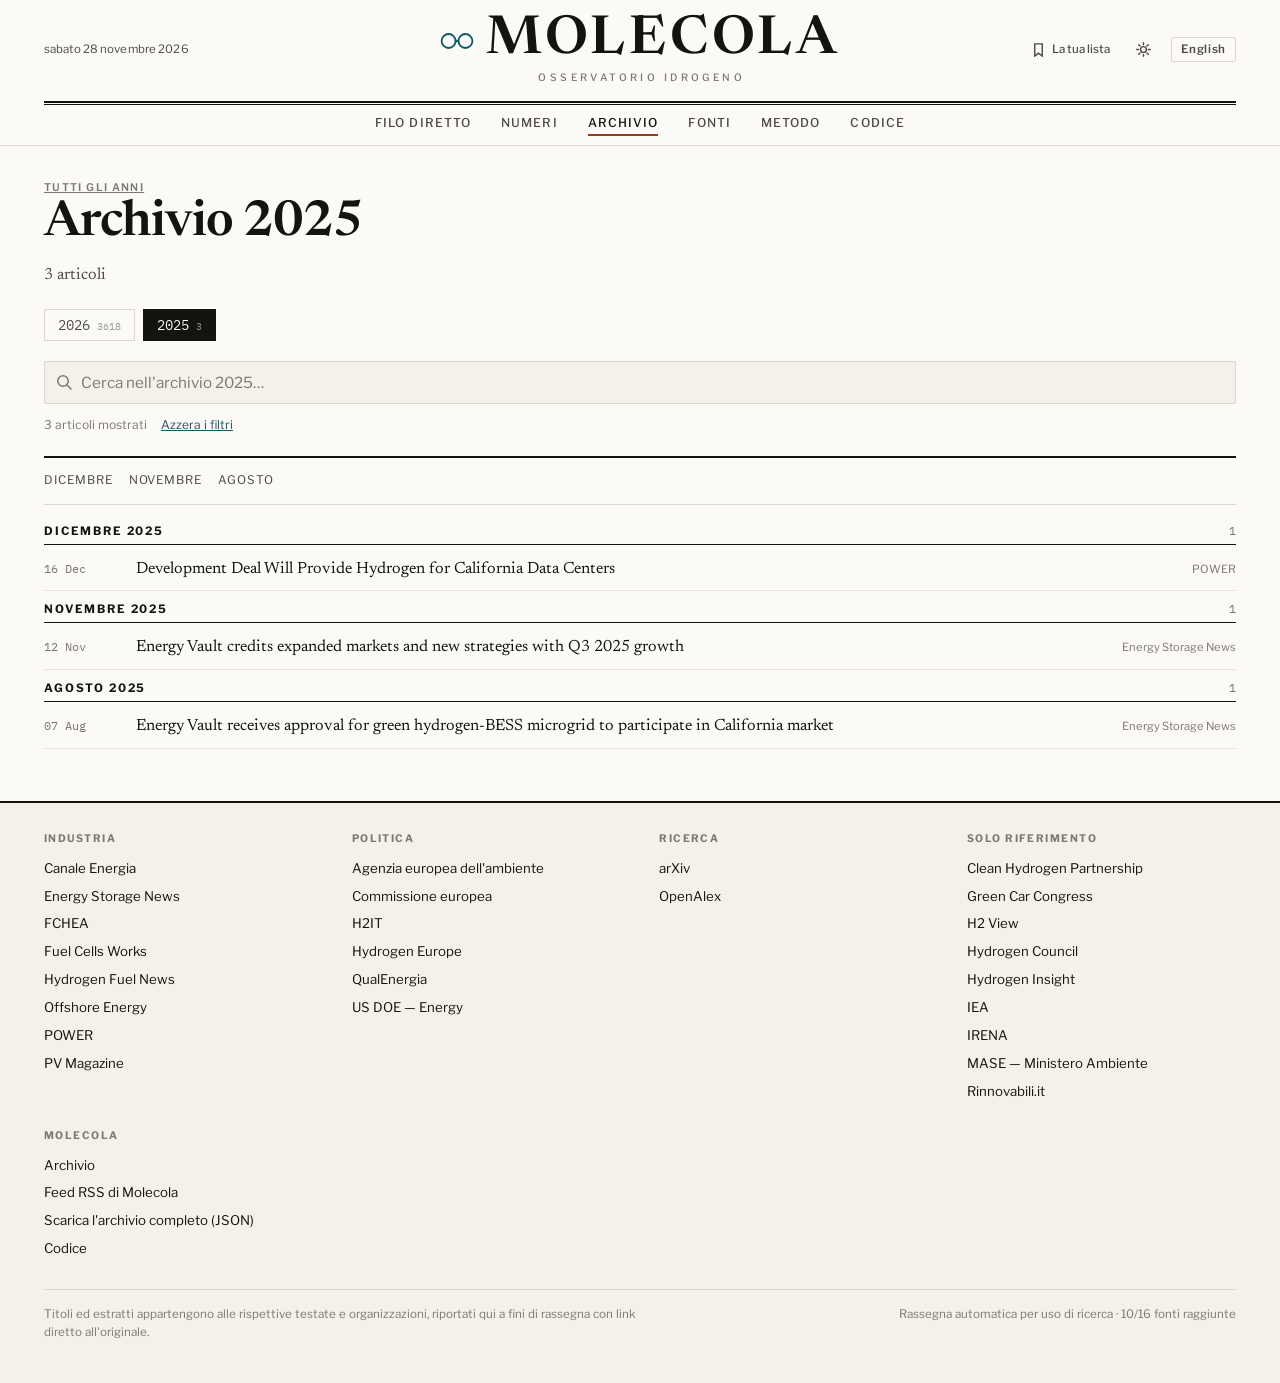
<file: archivio/2025/index.html>
<!DOCTYPE html>
<html lang="it" data-page="archive-year">
<head>
<meta charset="utf-8">
<meta name="viewport" content="width=device-width, initial-scale=1, viewport-fit=cover">
<title>Archivio 2025 — Molecola</title>
<meta name="description" content="Tutti gli articoli passati dal filo diretto da quando l&#x27;osservatorio è attivo, in ordine di data. Ogni voce rimanda alla fonte originale. (2025)">
<link rel="canonical" href="https://deltadidirac30.github.io/molecola/archivio/2025/">
<link rel="alternate" hreflang="it" href="https://deltadidirac30.github.io/molecola/archivio/2025/">
<link rel="alternate" hreflang="en" href="https://deltadidirac30.github.io/molecola/en/archive/2025/">
<link rel="alternate" hreflang="x-default" href="https://deltadidirac30.github.io/molecola/archivio/2025/">
<link rel="alternate" type="application/rss+xml" title="Molecola" href="../../feed.xml">
<meta property="og:type" content="website">
<meta property="og:site_name" content="Molecola">
<meta property="og:locale" content="it_IT">
<meta property="og:title" content="Archivio 2025 — Molecola">
<meta property="og:description" content="Tutti gli articoli passati dal filo diretto da quando l&#x27;osservatorio è attivo, in ordine di data. Ogni voce rimanda alla fonte originale. (2025)">
<meta property="og:url" content="https://deltadidirac30.github.io/molecola/archivio/2025/">
<meta property="og:image" content="https://deltadidirac30.github.io/molecola/assets/social.svg">
<meta name="twitter:card" content="summary_large_image">
<meta name="twitter:title" content="Archivio 2025 — Molecola">
<meta name="twitter:description" content="Tutti gli articoli passati dal filo diretto da quando l&#x27;osservatorio è attivo, in ordine di data. Ogni voce rimanda alla fonte originale. (2025)">
<meta name="twitter:image" content="https://deltadidirac30.github.io/molecola/assets/social.svg">
<meta name="theme-color" content="#FBFAF6" media="(prefers-color-scheme: light)">
<meta name="theme-color" content="#131310" media="(prefers-color-scheme: dark)">
<link rel="icon" href="../../assets/favicon.svg" type="image/svg+xml">
<link rel="preconnect" href="https://fonts.googleapis.com">
<link rel="preconnect" href="https://fonts.gstatic.com" crossorigin>
<link rel="stylesheet" href="https://fonts.googleapis.com/css2?family=Newsreader:ital,opsz,wght@0,6..72,200..700;1,6..72,200..700&family=Libre+Franklin:wght@400;500;600;700&family=IBM+Plex+Mono:wght@400;500&display=swap">
<link rel="stylesheet" href="../../assets/site.css">
</head>
<body>
<a class="skip-link" href="#main">Vai al contenuto</a>
<div class="sticky-bar" id="sticky">
  <div class="sticky-inner">
    <a class="sticky-name" href="../../index.html">Molecola</a>
    <div class="sticky-links">
      <button class="ctrl" type="button" data-action="open-drawer" aria-label="La tua lista">
        <svg viewBox="0 0 16 16" fill="none" stroke="currentColor" stroke-width="1.5" stroke-linecap="round" aria-hidden="true"><path d="M4 2h8v13l-4-3-4 3z"/></svg><span>La tua lista</span><span class="saved-count">0</span></button>
      <button class="ctrl" type="button" data-action="theme" aria-label="Cambia tema"><svg viewBox="0 0 16 16" fill="none" stroke="currentColor" stroke-width="1.5" stroke-linecap="round" aria-hidden="true"><circle cx="8" cy="8" r="3.1"/><path d="M8 .8v2M8 13.2v2M.8 8h2M13.2 8h2M2.9 2.9l1.4 1.4M11.7 11.7l1.4 1.4M13.1 2.9l-1.4 1.4M4.3 11.7l-1.4 1.4"/></svg></button>
    </div>
  </div>
</div>

<header class="masthead">
  <div class="wrap">
    <div class="masthead-top">
      <div class="masthead-side left">
        <span class="dateline">sabato 28 novembre 2026</span>
      </div>
      <a class="wordmark" href="../../index.html">
        <span class="wordmark-row">
          <svg class="wordmark-mark" viewBox="0 0 34 24" aria-hidden="true">
            <circle cx="8.6" cy="12" r="7" fill="none" stroke="currentColor" stroke-width="1.8"/>
            <circle cx="25.4" cy="12" r="7" fill="none" stroke="currentColor" stroke-width="1.8"/>
            <path d="M15.9 12h2.2" stroke="currentColor" stroke-width="2.6" stroke-linecap="round"/>
          </svg>
          <span class="wordmark-name">Molecola</span>
        </span>
        <span class="wordmark-sub">Osservatorio idrogeno</span>
      </a>
      <div class="masthead-side right">
        <button class="ctrl" type="button" data-action="open-drawer">
          <svg viewBox="0 0 16 16" fill="none" stroke="currentColor" stroke-width="1.5" stroke-linecap="round" aria-hidden="true"><path d="M4 2h8v13l-4-3-4 3z"/></svg><span>La tua lista</span><span class="saved-count">0</span></button>
        <button class="ctrl" type="button" data-action="theme" aria-label="Cambia tema"><svg viewBox="0 0 16 16" fill="none" stroke="currentColor" stroke-width="1.5" stroke-linecap="round" aria-hidden="true"><circle cx="8" cy="8" r="3.1"/><path d="M8 .8v2M8 13.2v2M.8 8h2M13.2 8h2M2.9 2.9l1.4 1.4M11.7 11.7l1.4 1.4M13.1 2.9l-1.4 1.4M4.3 11.7l-1.4 1.4"/></svg></button>
        <a class="lang-switch" href="../../en/archive/2025/index.html" title="Read this page in English">English</a>
      </div>
    </div>
    <div class="masthead-rule"></div>
    <nav class="nav" aria-label="Filo diretto">
        <a href="../../index.html#wire">Filo diretto</a>
        <a href="../../index.html#numeri">Numeri</a>
        <a href="../../archivio/index.html" aria-current="page">Archivio</a>
        <a href="../../index.html#fonti">Fonti</a>
        <a href="../../index.html#metodo">Metodo</a>
        <a href="https://github.com/deltadidirac30/molecola" target="_blank" rel="noopener">Codice</a>
    </nav>
  </div>
</header>

<main id="main">
  <div class="wrap">
    <div class="archive-head">
      <p class="kicker"><a href="../../archivio/index.html" style="color:inherit">Tutti gli anni</a></p>
      <h1>Archivio 2025</h1>
      <p class="intro">3 articoli</p>
      <div class="year-nav"><a href="../../archivio/2026/index.html">2026<span class="n">3618</span></a><a href="../../archivio/2025/index.html" aria-current="page">2025<span class="n">3</span></a></div>
      <div class="search-row" style="margin-top:20px">
        <svg viewBox="0 0 16 16" fill="none" stroke="currentColor" stroke-width="1.5" stroke-linecap="round" aria-hidden="true"><circle cx="7" cy="7" r="5.2"/><path d="M11 11l4 4"/></svg>
        <input class="search-input" id="search" type="search" autocomplete="off"
               placeholder="Cerca nell&#x27;archivio 2025…" aria-label="Cerca nell&#x27;archivio 2025…">
      </div>
      <p class="result-line"><span id="result-count"></span>
        <button type="button" data-action="reset-filters">Azzera i filtri</button></p>
    </div>
    <nav class="month-nav" aria-label="Archivio"><a href="#m12">dicembre</a><a href="#m11">novembre</a><a href="#m08">agosto</a></nav>
    <div id="filterable"><section class="month-block" id="m12">
  <h2>dicembre 2025 <span class="n">1</span></h2>
  <div class="arch-list"><article class="arch-item" data-id="6584b6765dfe2870" data-searchable data-category="industria" data-source="power" data-source-name="POWER" data-lang="en" data-date="2025-12-16T15:00:34+00:00" data-title="development deal will provide hydrogen for california data centers">
  <span class="arch-date">16 Dec</span>
  <p class="arch-title"><a href="https://www.powermag.com/development-deal-will-provide-hydrogen-for-california-data-centers/" data-role="title" target="_blank" rel="noopener">Development Deal Will Provide Hydrogen for California Data Centers</a></p>
  <span class="arch-src">POWER</span>
</article></div>
</section><section class="month-block" id="m11">
  <h2>novembre 2025 <span class="n">1</span></h2>
  <div class="arch-list"><article class="arch-item" data-id="f066c781a7925ef4" data-searchable data-category="industria" data-source="energy-storage-news" data-source-name="Energy Storage News" data-lang="en" data-date="2025-11-12T12:52:31+00:00" data-title="energy vault credits expanded markets and new strategies with q3 2025 growth">
  <span class="arch-date">12 Nov</span>
  <p class="arch-title"><a href="https://www.energy-storage.news/energy-vault-credits-expanded-markets-and-new-strategies-with-q3-2025-growth/" data-role="title" target="_blank" rel="noopener">Energy Vault credits expanded markets and new strategies with Q3 2025 growth</a></p>
  <span class="arch-src">Energy Storage News</span>
</article></div>
</section><section class="month-block" id="m08">
  <h2>agosto 2025 <span class="n">1</span></h2>
  <div class="arch-list"><article class="arch-item" data-id="2183ae572253568c" data-searchable data-category="industria" data-source="energy-storage-news" data-source-name="Energy Storage News" data-lang="en" data-date="2025-08-07T14:56:37+00:00" data-title="energy vault receives approval for green hydrogen-bess microgrid to participate in california market">
  <span class="arch-date">07 Aug</span>
  <p class="arch-title"><a href="https://www.energy-storage.news/energy-vault-receives-approval-for-green-hydrogen-bess-microgrid-to-participate-in-california-market/" data-role="title" target="_blank" rel="noopener">Energy Vault receives approval for green hydrogen-BESS microgrid to participate in California market</a></p>
  <span class="arch-src">Energy Storage News</span>
</article></div>
</section></div>
    <p class="empty-state" id="empty-state">Nessun articolo corrisponde alla ricerca.</p>
  </div>
</main>
<aside class="drawer" id="saved-drawer" aria-hidden="true" aria-label="La tua lista">
  <div class="drawer-head">
    <h2>La tua lista</h2>
    <button class="ctrl" type="button" data-action="close-drawer" aria-label="Chiudi"><svg viewBox="0 0 16 16" fill="none" stroke="currentColor" stroke-width="1.5" stroke-linecap="round" aria-hidden="true"><path d="M3 3l10 10M13 3L3 13"/></svg></button>
  </div>
  <div class="drawer-body" id="saved-body"></div>
  <div class="drawer-foot">
    <button class="btn btn-primary" type="button" data-action="export-csv">Esporta CSV</button>
    <button class="btn" type="button" data-action="export-bib">Esporta BibTeX</button>
    <button class="btn" type="button" data-action="clear-saved">Svuota</button>
    <p class="drawer-note">La lista resta su questo browser: non viene inviata da nessuna parte.</p>
  </div>
</aside>

<footer class="site-footer" id="fonti">
  <div class="wrap">
    <div class="footer-grid">
      <div>
        <h3>Industria</h3>
        <ul class="footer-links">
        <li><a href="https://www.canaleenergia.com" target="_blank" rel="noopener">Canale Energia</a></li>
        <li><a href="https://www.energy-storage.news/tag/hydrogen/" target="_blank" rel="noopener">Energy Storage News</a></li>
        <li><a href="https://fchea.org" target="_blank" rel="noopener">FCHEA</a></li>
        <li><a href="https://fuelcellsworks.com" target="_blank" rel="noopener">Fuel Cells Works</a></li>
        <li><a href="https://www.hydrogenfuelnews.com" target="_blank" rel="noopener">Hydrogen Fuel News</a></li>
        <li><a href="https://www.offshore-energy.biz/tag/hydrogen/" target="_blank" rel="noopener">Offshore Energy</a></li>
        <li><a href="https://www.powermag.com/category/hydrogen/" target="_blank" rel="noopener">POWER</a></li>
        <li><a href="https://www.pv-magazine.com/tag/hydrogen/" target="_blank" rel="noopener">PV Magazine</a></li>
        </ul>
      </div>
      <div>
        <h3>Politica</h3>
        <ul class="footer-links">
        <li><a href="https://www.eea.europa.eu" target="_blank" rel="noopener">Agenzia europea dell&#x27;ambiente</a></li>
        <li><a href="https://ec.europa.eu/commission/presscorner/home/en" target="_blank" rel="noopener">Commissione europea</a></li>
        <li><a href="https://www.h2it.it" target="_blank" rel="noopener">H2IT</a></li>
        <li><a href="https://hydrogeneurope.eu" target="_blank" rel="noopener">Hydrogen Europe</a></li>
        <li><a href="https://www.qualenergia.it" target="_blank" rel="noopener">QualEnergia</a></li>
        <li><a href="https://www.energy.gov/eere/fuelcells/hydrogen-and-fuel-cell-technologies-office" target="_blank" rel="noopener">US DOE — Energy</a></li>
        </ul>
      </div>
      <div>
        <h3>Ricerca</h3>
        <ul class="footer-links">
        <li><a href="https://arxiv.org" target="_blank" rel="noopener">arXiv</a></li>
        <li><a href="https://openalex.org" target="_blank" rel="noopener">OpenAlex</a></li>
        </ul>
      </div>
      <div>
        <h3>Solo riferimento</h3>
        <ul class="footer-links">
        <li><a href="https://www.clean-hydrogen.europa.eu" target="_blank" rel="noopener" title="nessun RSS pubblico (404 su tutte le varianti)">Clean Hydrogen Partnership</a></li>
        <li><a href="https://www.greencarcongress.com" target="_blank" rel="noopener" title="dominio non piu&#x27; risolvibile">Green Car Congress</a></li>
        <li><a href="https://www.h2-view.com" target="_blank" rel="noopener" title="Cloudflare respinge le richieste automatiche (403)">H2 View</a></li>
        <li><a href="https://hydrogencouncil.com" target="_blank" rel="noopener" title="Cloudflare respinge le richieste automatiche (403)">Hydrogen Council</a></li>
        <li><a href="https://www.hydrogeninsight.com" target="_blank" rel="noopener" title="nessun feed pubblico raggiungibile; il sito serve HTML anche su /rss">Hydrogen Insight</a></li>
        <li><a href="https://www.iea.org/energy-system/low-emission-fuels/hydrogen" target="_blank" rel="noopener" title="Cloudflare respinge le richieste automatiche (403)">IEA</a></li>
        <li><a href="https://www.irena.org" target="_blank" rel="noopener" title="Cloudflare respinge le richieste automatiche (403)">IRENA</a></li>
        <li><a href="https://www.mase.gov.it" target="_blank" rel="noopener" title="Cloudflare respinge le richieste automatiche (403)">MASE — Ministero Ambiente</a></li>
        <li><a href="https://www.rinnovabili.it/tag/idrogeno/" target="_blank" rel="noopener" title="Cloudflare respinge le richieste automatiche (403)">Rinnovabili.it</a></li>
        </ul>
      </div>
      <div>
        <h3>Molecola</h3>
        <ul class="footer-links">
          <li><a href="../../archivio/index.html">Archivio</a></li>
          <li><a href="../../feed.xml">Feed RSS di Molecola</a></li>
          <li><a href="../../data/archive.json">Scarica l&#x27;archivio completo (JSON)</a></li>
          <li><a href="https://github.com/deltadidirac30/molecola" target="_blank" rel="noopener">Codice</a></li>
        </ul>
      </div>
    </div>
    <div class="footer-bottom">
      <p>Titoli ed estratti appartengono alle rispettive testate e organizzazioni, riportati qui a fini di rassegna con link diretto all&#x27;originale.</p>
      <p>Rassegna automatica per uso di ricerca · 10/16 fonti raggiunte</p>
    </div>
  </div>
</footer>

<div class="overlay" id="overlay"></div>
<div class="toast" id="toast" role="status" aria-live="polite"></div>
<script src="../../assets/site.js" defer></script>
</body>
</html>
</file>
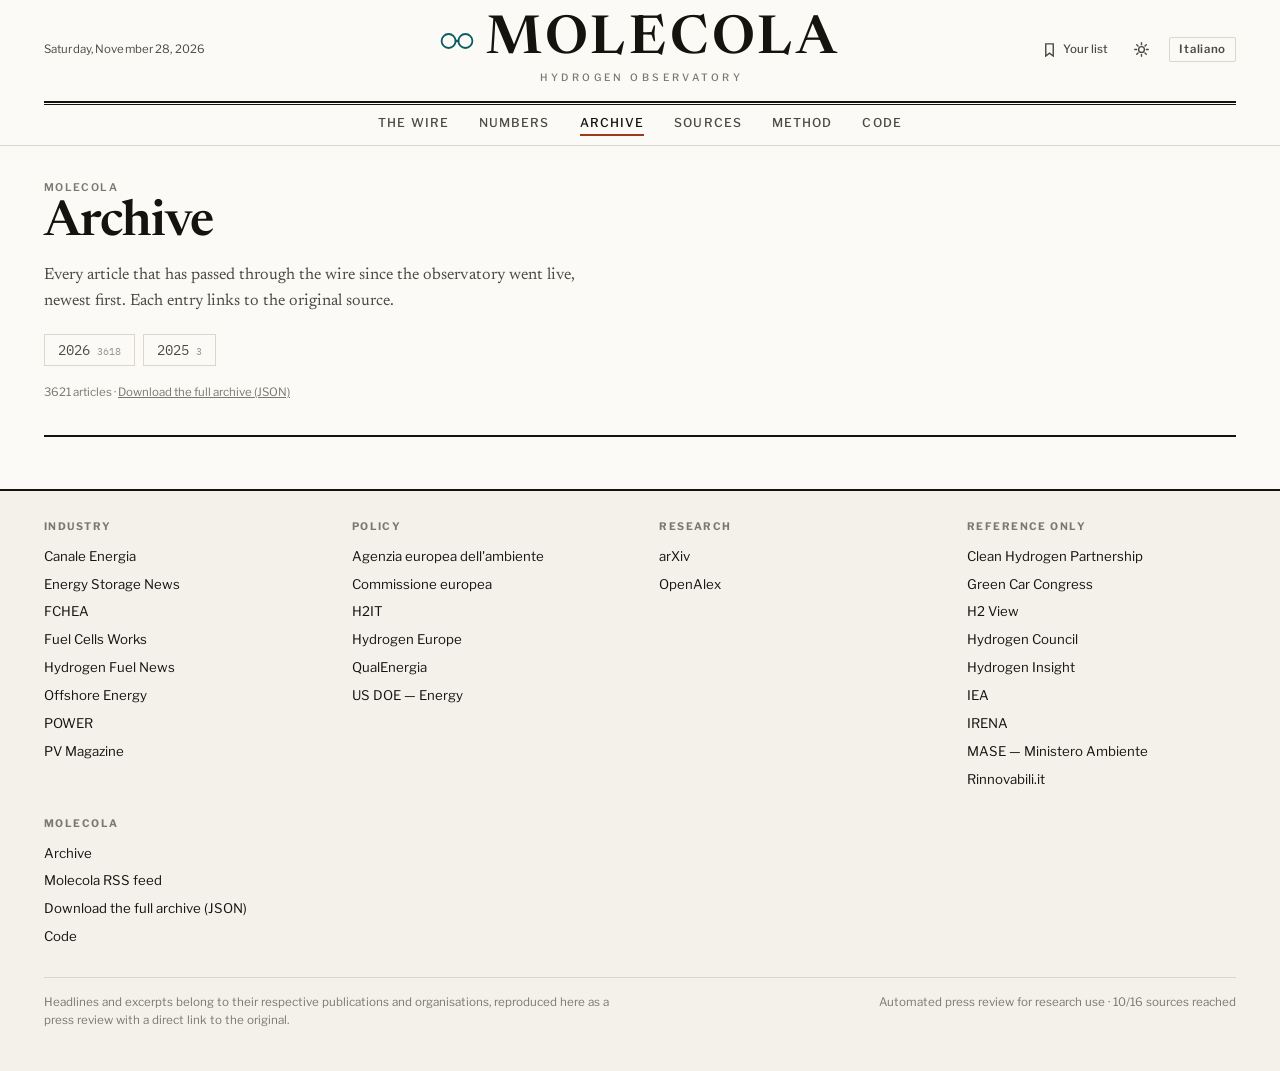
<file: en/archive/index.html>
<!DOCTYPE html>
<html lang="en" data-page="archive">
<head>
<meta charset="utf-8">
<meta name="viewport" content="width=device-width, initial-scale=1, viewport-fit=cover">
<title>Archive — Molecola</title>
<meta name="description" content="Every article that has passed through the wire since the observatory went live, newest first. Each entry links to the original source.">
<link rel="canonical" href="https://deltadidirac30.github.io/molecola/en/archive/">
<link rel="alternate" hreflang="it" href="https://deltadidirac30.github.io/molecola/archivio/">
<link rel="alternate" hreflang="en" href="https://deltadidirac30.github.io/molecola/en/archive/">
<link rel="alternate" hreflang="x-default" href="https://deltadidirac30.github.io/molecola/archivio/">
<link rel="alternate" type="application/rss+xml" title="Molecola" href="../../feed.xml">
<meta property="og:type" content="website">
<meta property="og:site_name" content="Molecola">
<meta property="og:locale" content="en_GB">
<meta property="og:title" content="Archive — Molecola">
<meta property="og:description" content="Every article that has passed through the wire since the observatory went live, newest first. Each entry links to the original source.">
<meta property="og:url" content="https://deltadidirac30.github.io/molecola/en/archive/">
<meta property="og:image" content="https://deltadidirac30.github.io/molecola/assets/social.svg">
<meta name="twitter:card" content="summary_large_image">
<meta name="twitter:title" content="Archive — Molecola">
<meta name="twitter:description" content="Every article that has passed through the wire since the observatory went live, newest first. Each entry links to the original source.">
<meta name="twitter:image" content="https://deltadidirac30.github.io/molecola/assets/social.svg">
<meta name="theme-color" content="#FBFAF6" media="(prefers-color-scheme: light)">
<meta name="theme-color" content="#131310" media="(prefers-color-scheme: dark)">
<link rel="icon" href="../../assets/favicon.svg" type="image/svg+xml">
<link rel="preconnect" href="https://fonts.googleapis.com">
<link rel="preconnect" href="https://fonts.gstatic.com" crossorigin>
<link rel="stylesheet" href="https://fonts.googleapis.com/css2?family=Newsreader:ital,opsz,wght@0,6..72,200..700;1,6..72,200..700&family=Libre+Franklin:wght@400;500;600;700&family=IBM+Plex+Mono:wght@400;500&display=swap">
<link rel="stylesheet" href="../../assets/site.css">
</head>
<body>
<a class="skip-link" href="#main">Skip to content</a>
<div class="sticky-bar" id="sticky">
  <div class="sticky-inner">
    <a class="sticky-name" href="../../en/index.html">Molecola</a>
    <div class="sticky-links">
      <button class="ctrl" type="button" data-action="open-drawer" aria-label="Your list">
        <svg viewBox="0 0 16 16" fill="none" stroke="currentColor" stroke-width="1.5" stroke-linecap="round" aria-hidden="true"><path d="M4 2h8v13l-4-3-4 3z"/></svg><span>Your list</span><span class="saved-count">0</span></button>
      <button class="ctrl" type="button" data-action="theme" aria-label="Switch theme"><svg viewBox="0 0 16 16" fill="none" stroke="currentColor" stroke-width="1.5" stroke-linecap="round" aria-hidden="true"><circle cx="8" cy="8" r="3.1"/><path d="M8 .8v2M8 13.2v2M.8 8h2M13.2 8h2M2.9 2.9l1.4 1.4M11.7 11.7l1.4 1.4M13.1 2.9l-1.4 1.4M4.3 11.7l-1.4 1.4"/></svg></button>
    </div>
  </div>
</div>

<header class="masthead">
  <div class="wrap">
    <div class="masthead-top">
      <div class="masthead-side left">
        <span class="dateline">Saturday, November 28, 2026</span>
      </div>
      <a class="wordmark" href="../../en/index.html">
        <span class="wordmark-row">
          <svg class="wordmark-mark" viewBox="0 0 34 24" aria-hidden="true">
            <circle cx="8.6" cy="12" r="7" fill="none" stroke="currentColor" stroke-width="1.8"/>
            <circle cx="25.4" cy="12" r="7" fill="none" stroke="currentColor" stroke-width="1.8"/>
            <path d="M15.9 12h2.2" stroke="currentColor" stroke-width="2.6" stroke-linecap="round"/>
          </svg>
          <span class="wordmark-name">Molecola</span>
        </span>
        <span class="wordmark-sub">Hydrogen observatory</span>
      </a>
      <div class="masthead-side right">
        <button class="ctrl" type="button" data-action="open-drawer">
          <svg viewBox="0 0 16 16" fill="none" stroke="currentColor" stroke-width="1.5" stroke-linecap="round" aria-hidden="true"><path d="M4 2h8v13l-4-3-4 3z"/></svg><span>Your list</span><span class="saved-count">0</span></button>
        <button class="ctrl" type="button" data-action="theme" aria-label="Switch theme"><svg viewBox="0 0 16 16" fill="none" stroke="currentColor" stroke-width="1.5" stroke-linecap="round" aria-hidden="true"><circle cx="8" cy="8" r="3.1"/><path d="M8 .8v2M8 13.2v2M.8 8h2M13.2 8h2M2.9 2.9l1.4 1.4M11.7 11.7l1.4 1.4M13.1 2.9l-1.4 1.4M4.3 11.7l-1.4 1.4"/></svg></button>
        <a class="lang-switch" href="../../archivio/index.html" title="Leggi questa pagina in italiano">Italiano</a>
      </div>
    </div>
    <div class="masthead-rule"></div>
    <nav class="nav" aria-label="The wire">
        <a href="../../en/index.html#wire">The wire</a>
        <a href="../../en/index.html#numeri">Numbers</a>
        <a href="../../en/archive/index.html" aria-current="page">Archive</a>
        <a href="../../en/index.html#fonti">Sources</a>
        <a href="../../en/index.html#metodo">Method</a>
        <a href="https://github.com/deltadidirac30/molecola" target="_blank" rel="noopener">Code</a>
    </nav>
  </div>
</header>

<main id="main">
  <div class="wrap">
    <div class="archive-head">
      <p class="kicker">Molecola</p>
      <h1>Archive</h1>
      <p class="intro">Every article that has passed through the wire since the observatory went live, newest first. Each entry links to the original source.</p>
      <div class="year-nav"><a href="../../en/archive/2026/index.html">2026<span class="n">3618</span></a><a href="../../en/archive/2025/index.html">2025<span class="n">3</span></a></div>
      <p class="rail-note" style="margin-top:18px">3621 articles · <a href="../../data/archive.json">Download the full archive (JSON)</a></p>
    </div>
  </div>
</main>
<aside class="drawer" id="saved-drawer" aria-hidden="true" aria-label="Your list">
  <div class="drawer-head">
    <h2>Your list</h2>
    <button class="ctrl" type="button" data-action="close-drawer" aria-label="Close"><svg viewBox="0 0 16 16" fill="none" stroke="currentColor" stroke-width="1.5" stroke-linecap="round" aria-hidden="true"><path d="M3 3l10 10M13 3L3 13"/></svg></button>
  </div>
  <div class="drawer-body" id="saved-body"></div>
  <div class="drawer-foot">
    <button class="btn btn-primary" type="button" data-action="export-csv">Export CSV</button>
    <button class="btn" type="button" data-action="export-bib">Export BibTeX</button>
    <button class="btn" type="button" data-action="clear-saved">Clear</button>
    <p class="drawer-note">The list stays in this browser: it is never sent anywhere.</p>
  </div>
</aside>

<footer class="site-footer" id="fonti">
  <div class="wrap">
    <div class="footer-grid">
      <div>
        <h3>Industry</h3>
        <ul class="footer-links">
        <li><a href="https://www.canaleenergia.com" target="_blank" rel="noopener">Canale Energia</a></li>
        <li><a href="https://www.energy-storage.news/tag/hydrogen/" target="_blank" rel="noopener">Energy Storage News</a></li>
        <li><a href="https://fchea.org" target="_blank" rel="noopener">FCHEA</a></li>
        <li><a href="https://fuelcellsworks.com" target="_blank" rel="noopener">Fuel Cells Works</a></li>
        <li><a href="https://www.hydrogenfuelnews.com" target="_blank" rel="noopener">Hydrogen Fuel News</a></li>
        <li><a href="https://www.offshore-energy.biz/tag/hydrogen/" target="_blank" rel="noopener">Offshore Energy</a></li>
        <li><a href="https://www.powermag.com/category/hydrogen/" target="_blank" rel="noopener">POWER</a></li>
        <li><a href="https://www.pv-magazine.com/tag/hydrogen/" target="_blank" rel="noopener">PV Magazine</a></li>
        </ul>
      </div>
      <div>
        <h3>Policy</h3>
        <ul class="footer-links">
        <li><a href="https://www.eea.europa.eu" target="_blank" rel="noopener">Agenzia europea dell&#x27;ambiente</a></li>
        <li><a href="https://ec.europa.eu/commission/presscorner/home/en" target="_blank" rel="noopener">Commissione europea</a></li>
        <li><a href="https://www.h2it.it" target="_blank" rel="noopener">H2IT</a></li>
        <li><a href="https://hydrogeneurope.eu" target="_blank" rel="noopener">Hydrogen Europe</a></li>
        <li><a href="https://www.qualenergia.it" target="_blank" rel="noopener">QualEnergia</a></li>
        <li><a href="https://www.energy.gov/eere/fuelcells/hydrogen-and-fuel-cell-technologies-office" target="_blank" rel="noopener">US DOE — Energy</a></li>
        </ul>
      </div>
      <div>
        <h3>Research</h3>
        <ul class="footer-links">
        <li><a href="https://arxiv.org" target="_blank" rel="noopener">arXiv</a></li>
        <li><a href="https://openalex.org" target="_blank" rel="noopener">OpenAlex</a></li>
        </ul>
      </div>
      <div>
        <h3>Reference only</h3>
        <ul class="footer-links">
        <li><a href="https://www.clean-hydrogen.europa.eu" target="_blank" rel="noopener" title="nessun RSS pubblico (404 su tutte le varianti)">Clean Hydrogen Partnership</a></li>
        <li><a href="https://www.greencarcongress.com" target="_blank" rel="noopener" title="dominio non piu&#x27; risolvibile">Green Car Congress</a></li>
        <li><a href="https://www.h2-view.com" target="_blank" rel="noopener" title="Cloudflare respinge le richieste automatiche (403)">H2 View</a></li>
        <li><a href="https://hydrogencouncil.com" target="_blank" rel="noopener" title="Cloudflare respinge le richieste automatiche (403)">Hydrogen Council</a></li>
        <li><a href="https://www.hydrogeninsight.com" target="_blank" rel="noopener" title="nessun feed pubblico raggiungibile; il sito serve HTML anche su /rss">Hydrogen Insight</a></li>
        <li><a href="https://www.iea.org/energy-system/low-emission-fuels/hydrogen" target="_blank" rel="noopener" title="Cloudflare respinge le richieste automatiche (403)">IEA</a></li>
        <li><a href="https://www.irena.org" target="_blank" rel="noopener" title="Cloudflare respinge le richieste automatiche (403)">IRENA</a></li>
        <li><a href="https://www.mase.gov.it" target="_blank" rel="noopener" title="Cloudflare respinge le richieste automatiche (403)">MASE — Ministero Ambiente</a></li>
        <li><a href="https://www.rinnovabili.it/tag/idrogeno/" target="_blank" rel="noopener" title="Cloudflare respinge le richieste automatiche (403)">Rinnovabili.it</a></li>
        </ul>
      </div>
      <div>
        <h3>Molecola</h3>
        <ul class="footer-links">
          <li><a href="../../en/archive/index.html">Archive</a></li>
          <li><a href="../../feed.xml">Molecola RSS feed</a></li>
          <li><a href="../../data/archive.json">Download the full archive (JSON)</a></li>
          <li><a href="https://github.com/deltadidirac30/molecola" target="_blank" rel="noopener">Code</a></li>
        </ul>
      </div>
    </div>
    <div class="footer-bottom">
      <p>Headlines and excerpts belong to their respective publications and organisations, reproduced here as a press review with a direct link to the original.</p>
      <p>Automated press review for research use · 10/16 sources reached</p>
    </div>
  </div>
</footer>

<div class="overlay" id="overlay"></div>
<div class="toast" id="toast" role="status" aria-live="polite"></div>
<script src="../../assets/site.js" defer></script>
</body>
</html>
</file>
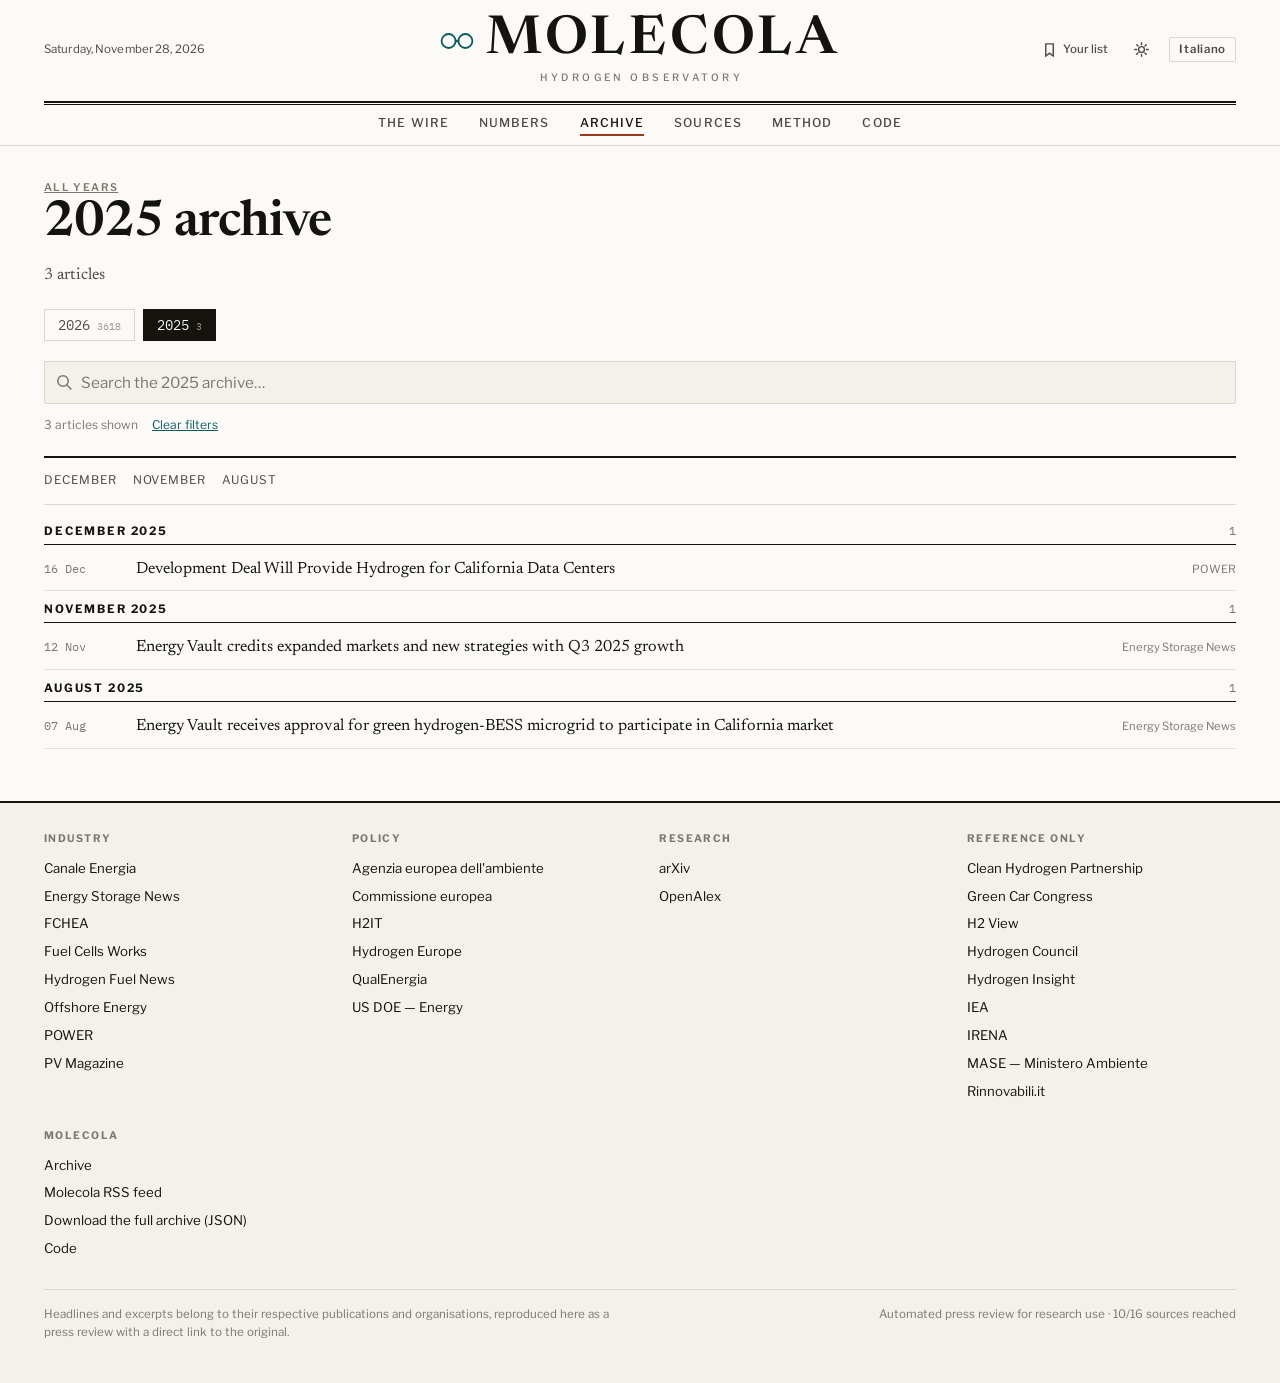
<file: en/archive/2025/index.html>
<!DOCTYPE html>
<html lang="en" data-page="archive-year">
<head>
<meta charset="utf-8">
<meta name="viewport" content="width=device-width, initial-scale=1, viewport-fit=cover">
<title>2025 archive — Molecola</title>
<meta name="description" content="Every article that has passed through the wire since the observatory went live, newest first. Each entry links to the original source. (2025)">
<link rel="canonical" href="https://deltadidirac30.github.io/molecola/en/archive/2025/">
<link rel="alternate" hreflang="it" href="https://deltadidirac30.github.io/molecola/archivio/2025/">
<link rel="alternate" hreflang="en" href="https://deltadidirac30.github.io/molecola/en/archive/2025/">
<link rel="alternate" hreflang="x-default" href="https://deltadidirac30.github.io/molecola/archivio/2025/">
<link rel="alternate" type="application/rss+xml" title="Molecola" href="../../../feed.xml">
<meta property="og:type" content="website">
<meta property="og:site_name" content="Molecola">
<meta property="og:locale" content="en_GB">
<meta property="og:title" content="2025 archive — Molecola">
<meta property="og:description" content="Every article that has passed through the wire since the observatory went live, newest first. Each entry links to the original source. (2025)">
<meta property="og:url" content="https://deltadidirac30.github.io/molecola/en/archive/2025/">
<meta property="og:image" content="https://deltadidirac30.github.io/molecola/assets/social.svg">
<meta name="twitter:card" content="summary_large_image">
<meta name="twitter:title" content="2025 archive — Molecola">
<meta name="twitter:description" content="Every article that has passed through the wire since the observatory went live, newest first. Each entry links to the original source. (2025)">
<meta name="twitter:image" content="https://deltadidirac30.github.io/molecola/assets/social.svg">
<meta name="theme-color" content="#FBFAF6" media="(prefers-color-scheme: light)">
<meta name="theme-color" content="#131310" media="(prefers-color-scheme: dark)">
<link rel="icon" href="../../../assets/favicon.svg" type="image/svg+xml">
<link rel="preconnect" href="https://fonts.googleapis.com">
<link rel="preconnect" href="https://fonts.gstatic.com" crossorigin>
<link rel="stylesheet" href="https://fonts.googleapis.com/css2?family=Newsreader:ital,opsz,wght@0,6..72,200..700;1,6..72,200..700&family=Libre+Franklin:wght@400;500;600;700&family=IBM+Plex+Mono:wght@400;500&display=swap">
<link rel="stylesheet" href="../../../assets/site.css">
</head>
<body>
<a class="skip-link" href="#main">Skip to content</a>
<div class="sticky-bar" id="sticky">
  <div class="sticky-inner">
    <a class="sticky-name" href="../../../en/index.html">Molecola</a>
    <div class="sticky-links">
      <button class="ctrl" type="button" data-action="open-drawer" aria-label="Your list">
        <svg viewBox="0 0 16 16" fill="none" stroke="currentColor" stroke-width="1.5" stroke-linecap="round" aria-hidden="true"><path d="M4 2h8v13l-4-3-4 3z"/></svg><span>Your list</span><span class="saved-count">0</span></button>
      <button class="ctrl" type="button" data-action="theme" aria-label="Switch theme"><svg viewBox="0 0 16 16" fill="none" stroke="currentColor" stroke-width="1.5" stroke-linecap="round" aria-hidden="true"><circle cx="8" cy="8" r="3.1"/><path d="M8 .8v2M8 13.2v2M.8 8h2M13.2 8h2M2.9 2.9l1.4 1.4M11.7 11.7l1.4 1.4M13.1 2.9l-1.4 1.4M4.3 11.7l-1.4 1.4"/></svg></button>
    </div>
  </div>
</div>

<header class="masthead">
  <div class="wrap">
    <div class="masthead-top">
      <div class="masthead-side left">
        <span class="dateline">Saturday, November 28, 2026</span>
      </div>
      <a class="wordmark" href="../../../en/index.html">
        <span class="wordmark-row">
          <svg class="wordmark-mark" viewBox="0 0 34 24" aria-hidden="true">
            <circle cx="8.6" cy="12" r="7" fill="none" stroke="currentColor" stroke-width="1.8"/>
            <circle cx="25.4" cy="12" r="7" fill="none" stroke="currentColor" stroke-width="1.8"/>
            <path d="M15.9 12h2.2" stroke="currentColor" stroke-width="2.6" stroke-linecap="round"/>
          </svg>
          <span class="wordmark-name">Molecola</span>
        </span>
        <span class="wordmark-sub">Hydrogen observatory</span>
      </a>
      <div class="masthead-side right">
        <button class="ctrl" type="button" data-action="open-drawer">
          <svg viewBox="0 0 16 16" fill="none" stroke="currentColor" stroke-width="1.5" stroke-linecap="round" aria-hidden="true"><path d="M4 2h8v13l-4-3-4 3z"/></svg><span>Your list</span><span class="saved-count">0</span></button>
        <button class="ctrl" type="button" data-action="theme" aria-label="Switch theme"><svg viewBox="0 0 16 16" fill="none" stroke="currentColor" stroke-width="1.5" stroke-linecap="round" aria-hidden="true"><circle cx="8" cy="8" r="3.1"/><path d="M8 .8v2M8 13.2v2M.8 8h2M13.2 8h2M2.9 2.9l1.4 1.4M11.7 11.7l1.4 1.4M13.1 2.9l-1.4 1.4M4.3 11.7l-1.4 1.4"/></svg></button>
        <a class="lang-switch" href="../../../archivio/2025/index.html" title="Leggi questa pagina in italiano">Italiano</a>
      </div>
    </div>
    <div class="masthead-rule"></div>
    <nav class="nav" aria-label="The wire">
        <a href="../../../en/index.html#wire">The wire</a>
        <a href="../../../en/index.html#numeri">Numbers</a>
        <a href="../../../en/archive/index.html" aria-current="page">Archive</a>
        <a href="../../../en/index.html#fonti">Sources</a>
        <a href="../../../en/index.html#metodo">Method</a>
        <a href="https://github.com/deltadidirac30/molecola" target="_blank" rel="noopener">Code</a>
    </nav>
  </div>
</header>

<main id="main">
  <div class="wrap">
    <div class="archive-head">
      <p class="kicker"><a href="../../../en/archive/index.html" style="color:inherit">All years</a></p>
      <h1>2025 archive</h1>
      <p class="intro">3 articles</p>
      <div class="year-nav"><a href="../../../en/archive/2026/index.html">2026<span class="n">3618</span></a><a href="../../../en/archive/2025/index.html" aria-current="page">2025<span class="n">3</span></a></div>
      <div class="search-row" style="margin-top:20px">
        <svg viewBox="0 0 16 16" fill="none" stroke="currentColor" stroke-width="1.5" stroke-linecap="round" aria-hidden="true"><circle cx="7" cy="7" r="5.2"/><path d="M11 11l4 4"/></svg>
        <input class="search-input" id="search" type="search" autocomplete="off"
               placeholder="Search the 2025 archive…" aria-label="Search the 2025 archive…">
      </div>
      <p class="result-line"><span id="result-count"></span>
        <button type="button" data-action="reset-filters">Clear filters</button></p>
    </div>
    <nav class="month-nav" aria-label="Archive"><a href="#m12">December</a><a href="#m11">November</a><a href="#m08">August</a></nav>
    <div id="filterable"><section class="month-block" id="m12">
  <h2>December 2025 <span class="n">1</span></h2>
  <div class="arch-list"><article class="arch-item" data-id="6584b6765dfe2870" data-searchable data-category="industria" data-source="power" data-source-name="POWER" data-lang="en" data-date="2025-12-16T15:00:34+00:00" data-title="development deal will provide hydrogen for california data centers">
  <span class="arch-date">16 Dec</span>
  <p class="arch-title"><a href="https://www.powermag.com/development-deal-will-provide-hydrogen-for-california-data-centers/" data-role="title" target="_blank" rel="noopener">Development Deal Will Provide Hydrogen for California Data Centers</a></p>
  <span class="arch-src">POWER</span>
</article></div>
</section><section class="month-block" id="m11">
  <h2>November 2025 <span class="n">1</span></h2>
  <div class="arch-list"><article class="arch-item" data-id="f066c781a7925ef4" data-searchable data-category="industria" data-source="energy-storage-news" data-source-name="Energy Storage News" data-lang="en" data-date="2025-11-12T12:52:31+00:00" data-title="energy vault credits expanded markets and new strategies with q3 2025 growth">
  <span class="arch-date">12 Nov</span>
  <p class="arch-title"><a href="https://www.energy-storage.news/energy-vault-credits-expanded-markets-and-new-strategies-with-q3-2025-growth/" data-role="title" target="_blank" rel="noopener">Energy Vault credits expanded markets and new strategies with Q3 2025 growth</a></p>
  <span class="arch-src">Energy Storage News</span>
</article></div>
</section><section class="month-block" id="m08">
  <h2>August 2025 <span class="n">1</span></h2>
  <div class="arch-list"><article class="arch-item" data-id="2183ae572253568c" data-searchable data-category="industria" data-source="energy-storage-news" data-source-name="Energy Storage News" data-lang="en" data-date="2025-08-07T14:56:37+00:00" data-title="energy vault receives approval for green hydrogen-bess microgrid to participate in california market">
  <span class="arch-date">07 Aug</span>
  <p class="arch-title"><a href="https://www.energy-storage.news/energy-vault-receives-approval-for-green-hydrogen-bess-microgrid-to-participate-in-california-market/" data-role="title" target="_blank" rel="noopener">Energy Vault receives approval for green hydrogen-BESS microgrid to participate in California market</a></p>
  <span class="arch-src">Energy Storage News</span>
</article></div>
</section></div>
    <p class="empty-state" id="empty-state">No article matches your search.</p>
  </div>
</main>
<aside class="drawer" id="saved-drawer" aria-hidden="true" aria-label="Your list">
  <div class="drawer-head">
    <h2>Your list</h2>
    <button class="ctrl" type="button" data-action="close-drawer" aria-label="Close"><svg viewBox="0 0 16 16" fill="none" stroke="currentColor" stroke-width="1.5" stroke-linecap="round" aria-hidden="true"><path d="M3 3l10 10M13 3L3 13"/></svg></button>
  </div>
  <div class="drawer-body" id="saved-body"></div>
  <div class="drawer-foot">
    <button class="btn btn-primary" type="button" data-action="export-csv">Export CSV</button>
    <button class="btn" type="button" data-action="export-bib">Export BibTeX</button>
    <button class="btn" type="button" data-action="clear-saved">Clear</button>
    <p class="drawer-note">The list stays in this browser: it is never sent anywhere.</p>
  </div>
</aside>

<footer class="site-footer" id="fonti">
  <div class="wrap">
    <div class="footer-grid">
      <div>
        <h3>Industry</h3>
        <ul class="footer-links">
        <li><a href="https://www.canaleenergia.com" target="_blank" rel="noopener">Canale Energia</a></li>
        <li><a href="https://www.energy-storage.news/tag/hydrogen/" target="_blank" rel="noopener">Energy Storage News</a></li>
        <li><a href="https://fchea.org" target="_blank" rel="noopener">FCHEA</a></li>
        <li><a href="https://fuelcellsworks.com" target="_blank" rel="noopener">Fuel Cells Works</a></li>
        <li><a href="https://www.hydrogenfuelnews.com" target="_blank" rel="noopener">Hydrogen Fuel News</a></li>
        <li><a href="https://www.offshore-energy.biz/tag/hydrogen/" target="_blank" rel="noopener">Offshore Energy</a></li>
        <li><a href="https://www.powermag.com/category/hydrogen/" target="_blank" rel="noopener">POWER</a></li>
        <li><a href="https://www.pv-magazine.com/tag/hydrogen/" target="_blank" rel="noopener">PV Magazine</a></li>
        </ul>
      </div>
      <div>
        <h3>Policy</h3>
        <ul class="footer-links">
        <li><a href="https://www.eea.europa.eu" target="_blank" rel="noopener">Agenzia europea dell&#x27;ambiente</a></li>
        <li><a href="https://ec.europa.eu/commission/presscorner/home/en" target="_blank" rel="noopener">Commissione europea</a></li>
        <li><a href="https://www.h2it.it" target="_blank" rel="noopener">H2IT</a></li>
        <li><a href="https://hydrogeneurope.eu" target="_blank" rel="noopener">Hydrogen Europe</a></li>
        <li><a href="https://www.qualenergia.it" target="_blank" rel="noopener">QualEnergia</a></li>
        <li><a href="https://www.energy.gov/eere/fuelcells/hydrogen-and-fuel-cell-technologies-office" target="_blank" rel="noopener">US DOE — Energy</a></li>
        </ul>
      </div>
      <div>
        <h3>Research</h3>
        <ul class="footer-links">
        <li><a href="https://arxiv.org" target="_blank" rel="noopener">arXiv</a></li>
        <li><a href="https://openalex.org" target="_blank" rel="noopener">OpenAlex</a></li>
        </ul>
      </div>
      <div>
        <h3>Reference only</h3>
        <ul class="footer-links">
        <li><a href="https://www.clean-hydrogen.europa.eu" target="_blank" rel="noopener" title="nessun RSS pubblico (404 su tutte le varianti)">Clean Hydrogen Partnership</a></li>
        <li><a href="https://www.greencarcongress.com" target="_blank" rel="noopener" title="dominio non piu&#x27; risolvibile">Green Car Congress</a></li>
        <li><a href="https://www.h2-view.com" target="_blank" rel="noopener" title="Cloudflare respinge le richieste automatiche (403)">H2 View</a></li>
        <li><a href="https://hydrogencouncil.com" target="_blank" rel="noopener" title="Cloudflare respinge le richieste automatiche (403)">Hydrogen Council</a></li>
        <li><a href="https://www.hydrogeninsight.com" target="_blank" rel="noopener" title="nessun feed pubblico raggiungibile; il sito serve HTML anche su /rss">Hydrogen Insight</a></li>
        <li><a href="https://www.iea.org/energy-system/low-emission-fuels/hydrogen" target="_blank" rel="noopener" title="Cloudflare respinge le richieste automatiche (403)">IEA</a></li>
        <li><a href="https://www.irena.org" target="_blank" rel="noopener" title="Cloudflare respinge le richieste automatiche (403)">IRENA</a></li>
        <li><a href="https://www.mase.gov.it" target="_blank" rel="noopener" title="Cloudflare respinge le richieste automatiche (403)">MASE — Ministero Ambiente</a></li>
        <li><a href="https://www.rinnovabili.it/tag/idrogeno/" target="_blank" rel="noopener" title="Cloudflare respinge le richieste automatiche (403)">Rinnovabili.it</a></li>
        </ul>
      </div>
      <div>
        <h3>Molecola</h3>
        <ul class="footer-links">
          <li><a href="../../../en/archive/index.html">Archive</a></li>
          <li><a href="../../../feed.xml">Molecola RSS feed</a></li>
          <li><a href="../../../data/archive.json">Download the full archive (JSON)</a></li>
          <li><a href="https://github.com/deltadidirac30/molecola" target="_blank" rel="noopener">Code</a></li>
        </ul>
      </div>
    </div>
    <div class="footer-bottom">
      <p>Headlines and excerpts belong to their respective publications and organisations, reproduced here as a press review with a direct link to the original.</p>
      <p>Automated press review for research use · 10/16 sources reached</p>
    </div>
  </div>
</footer>

<div class="overlay" id="overlay"></div>
<div class="toast" id="toast" role="status" aria-live="polite"></div>
<script src="../../../assets/site.js" defer></script>
</body>
</html>
</file>
<file: assets/site.css>
/* =========================================================================
   Molecola — foglio di stile unico.
   Impostazione da quotidiano: filetti al posto dei riquadri, gerarchia
   costruita con la tipografia, colore usato con parsimonia.
   ========================================================================= */

/* ---------- 1. Variabili ---------- */
:root{
  --paper:        #FBFAF6;
  --paper-2:      #F3F1E9;
  --paper-3:      #EAE7DC;
  --ink:          #14130E;
  --ink-soft:     #4C4A43;
  --ink-faint:    #7B7870;
  --rule:         #DCD7CA;
  --rule-soft:    #E7E3D8;
  --rule-heavy:   #14130E;
  --accent:       #0D5C63;
  --accent-hover: #0A464C;
  --ember:        #9C3A1B;
  --paper-invert: #14130E;
  --ink-invert:   #FBFAF6;
  --selection:    #DCEEF0;

  --serif: "Newsreader", "Iowan Old Style", Georgia, "Times New Roman", serif;
  --sans:  "Libre Franklin", -apple-system, BlinkMacSystemFont, "Segoe UI", Helvetica, Arial, sans-serif;
  --mono:  "IBM Plex Mono", ui-monospace, SFMono-Regular, Menlo, monospace;

  --gutter: clamp(18px, 4vw, 44px);
  --measure: 1320px;
  --rail: 300px;
  --shadow-pop: 0 18px 48px -28px rgba(20,19,14,.45);
}

@media (prefers-color-scheme: dark){
  :root:not([data-theme="light"]){
    --paper:        #131310;
    --paper-2:      #1B1B16;
    --paper-3:      #23231D;
    --ink:          #EFECE2;
    --ink-soft:     #ADA99D;
    --ink-faint:    #837F74;
    --rule:         #302F28;
    --rule-soft:    #262620;
    --rule-heavy:   #6E6A5D;
    --accent:       #55C3CB;
    --accent-hover: #7BD7DE;
    --ember:        #DD7C4F;
    --paper-invert: #EFECE2;
    --ink-invert:   #131310;
    --selection:    #1E4247;
    --shadow-pop: 0 18px 48px -26px rgba(0,0,0,.75);
  }
}
:root[data-theme="dark"]{
  --paper:        #131310;
  --paper-2:      #1B1B16;
  --paper-3:      #23231D;
  --ink:          #EFECE2;
  --ink-soft:     #ADA99D;
  --ink-faint:    #837F74;
  --rule:         #302F28;
  --rule-soft:    #262620;
  --rule-heavy:   #6E6A5D;
  --accent:       #55C3CB;
  --accent-hover: #7BD7DE;
  --ember:        #DD7C4F;
  --paper-invert: #EFECE2;
  --ink-invert:   #131310;
  --selection:    #1E4247;
  --shadow-pop: 0 18px 48px -26px rgba(0,0,0,.75);
}

/* ---------- 2. Base ---------- */
*,*::before,*::after{ box-sizing:border-box; }
html{ background:var(--paper); -webkit-text-size-adjust:100%; scroll-behavior:smooth; }
@media (prefers-reduced-motion: reduce){ html{ scroll-behavior:auto; } }

body{
  margin:0;
  background:var(--paper);
  color:var(--ink);
  font-family:var(--serif);
  font-size:17px;
  line-height:1.5;
  font-synthesis-weight:none;
  -webkit-font-smoothing:antialiased;
  text-rendering:optimizeLegibility;
}
::selection{ background:var(--selection); }
h1,h2,h3,h4{ margin:0; font-weight:600; line-height:1.12; letter-spacing:-.012em; }
p{ margin:0; }
ul{ margin:0; padding:0; list-style:none; }
a{ color:inherit; }
img,svg{ max-width:100%; }
:focus-visible{ outline:2px solid var(--accent); outline-offset:3px; border-radius:1px; }

main [id], section[id], .month-block[id]{ scroll-margin-top:64px; }
.wrap{ max-width:var(--measure); margin:0 auto; padding:0 var(--gutter); }
.mono{ font-family:var(--mono); font-variant-numeric:tabular-nums; }
.sr-only{
  position:absolute; width:1px; height:1px; padding:0; margin:-1px;
  overflow:hidden; clip:rect(0 0 0 0); white-space:nowrap; border:0;
}
.skip-link{
  position:absolute; left:-9999px; top:0; z-index:100;
  background:var(--ink); color:var(--paper); padding:10px 16px;
  font-family:var(--sans); font-size:.85rem;
}
.skip-link:focus{ left:8px; top:8px; }

/* Etichetta piccola maiuscoletta: l'unita' tipografica che tiene insieme
   tutta la pagina (occhielli, intestazioni di sezione, metadati). */
.kicker{
  font-family:var(--sans);
  font-size:.66rem;
  font-weight:600;
  letter-spacing:.13em;
  text-transform:uppercase;
  color:var(--ink-faint);
}

/* ---------- 3. Testata ---------- */
.masthead{ border-bottom:1px solid var(--rule); background:var(--paper); }

.masthead-top{
  display:grid;
  grid-template-columns:1fr auto 1fr;
  align-items:center;
  gap:16px;
  padding:14px 0 4px;
}
.masthead-side{ display:flex; align-items:center; gap:14px; min-width:0; }
.masthead-side.right{ justify-content:flex-end; }
.dateline{
  font-family:var(--sans); font-size:.72rem; color:var(--ink-soft);
  letter-spacing:.01em; text-transform:none;
}
.dateline b{ font-weight:600; color:var(--ink); }

.wordmark{
  display:flex; flex-direction:column; align-items:center; gap:2px;
  text-decoration:none; color:var(--ink);
}
.wordmark-row{ display:flex; align-items:center; gap:12px; }
.wordmark-name{
  font-family:var(--serif);
  font-weight:600;
  font-size:clamp(2rem, 5.2vw, 3.35rem);
  letter-spacing:.07em;
  line-height:1;
  text-transform:uppercase;
}
.wordmark-mark{ width:34px; height:24px; flex:none; color:var(--accent); }
.wordmark-sub{
  font-family:var(--sans); font-size:.63rem; font-weight:500;
  letter-spacing:.34em; text-transform:uppercase; color:var(--ink-faint);
  padding-left:.34em;
}

/* Doppio filetto sotto la testata: la firma visiva del quotidiano. */
.masthead-rule{
  border-top:2px solid var(--rule-heavy);
  border-bottom:1px solid var(--rule-heavy);
  height:4px;
  margin-top:12px;
}

/* Barra di navigazione */
.nav{
  display:flex; align-items:center; justify-content:center;
  gap:clamp(14px, 2.6vw, 30px);
  padding:9px 0;
  overflow-x:auto;
  scrollbar-width:none;
}
.nav::-webkit-scrollbar{ display:none; }
.nav a{
  font-family:var(--sans); font-size:.76rem; font-weight:500;
  letter-spacing:.09em; text-transform:uppercase;
  text-decoration:none; color:var(--ink-soft); white-space:nowrap;
  padding-bottom:2px; border-bottom:2px solid transparent;
}
.nav a:hover{ color:var(--ink); border-bottom-color:var(--ink); }
.nav a[aria-current="page"]{ color:var(--ink); border-bottom-color:var(--ember); }

/* Comandi in testata */
.ctrl{
  display:inline-flex; align-items:center; gap:6px;
  font-family:var(--sans); font-size:.72rem; font-weight:500;
  background:none; border:none; padding:4px 6px; cursor:pointer;
  color:var(--ink-soft); text-decoration:none; border-radius:2px;
}
.ctrl:hover{ color:var(--ink); background:var(--paper-2); }
.ctrl svg{ width:15px; height:15px; flex:none; }
.lang-switch{
  font-family:var(--sans); font-size:.72rem; font-weight:600;
  letter-spacing:.06em; text-decoration:none; color:var(--ink-soft);
  border:1px solid var(--rule); padding:3px 9px; border-radius:2px;
}
.lang-switch:hover{ color:var(--ink); border-color:var(--ink-soft); }
.saved-count{
  font-family:var(--mono); font-size:.66rem; min-width:16px; height:16px;
  padding:0 4px; border-radius:9px; background:var(--ember); color:#fff;
  display:none; align-items:center; justify-content:center; line-height:1;
}
.saved-count.on{ display:inline-flex; }

/* Testata compatta appiccicata in alto quando si scorre */
.sticky-bar{
  position:fixed; top:0; left:0; right:0; z-index:40;
  background:color-mix(in oklab, var(--paper) 93%, transparent);
  backdrop-filter:saturate(1.4) blur(9px);
  border-bottom:1px solid var(--rule);
  transform:translateY(-102%);
  visibility:hidden;                 /* fuori schermo = fuori anche dall'ordine di tabulazione */
  transition:transform .22s ease, visibility .22s;
}
.sticky-bar.on{ transform:none; visibility:visible; }
.sticky-inner{
  display:flex; align-items:center; justify-content:space-between; gap:16px;
  padding:7px 0; max-width:var(--measure); margin:0 auto; padding-left:var(--gutter); padding-right:var(--gutter);
}
.sticky-name{
  font-family:var(--serif); font-weight:600; font-size:1.05rem;
  letter-spacing:.08em; text-transform:uppercase; text-decoration:none; color:var(--ink);
}
.sticky-links{ display:flex; align-items:center; gap:6px; }
@media (prefers-reduced-motion: reduce){ .sticky-bar{ transition:none; } }

/* ---------- 4. Riga di stato ---------- */
.status{
  display:flex; flex-wrap:wrap; align-items:center; gap:6px 20px;
  padding:10px 0;
  border-bottom:1px solid var(--rule);
  font-family:var(--mono); font-size:.71rem; color:var(--ink-faint);
  font-variant-numeric:tabular-nums;
}
.status b{ color:var(--ink-soft); font-weight:500; }
.status-live{ display:inline-flex; align-items:center; gap:7px; color:var(--ink-soft); }
.live-dot{
  width:7px; height:7px; border-radius:50%; background:var(--accent); flex:none;
  animation:pulse 2.6s ease-out infinite;
}
@keyframes pulse{
  0%{   box-shadow:0 0 0 0 color-mix(in oklab, var(--accent) 50%, transparent); }
  70%{  box-shadow:0 0 0 8px color-mix(in oklab, var(--accent) 0%, transparent); }
  100%{ box-shadow:0 0 0 0 color-mix(in oklab, var(--accent) 0%, transparent); }
}
@media (prefers-reduced-motion: reduce){ .live-dot{ animation:none; } }
.status-warn{ color:var(--ember); }

/* ---------- 5. Prima pagina ---------- */
.front{
  display:grid;
  grid-template-columns:minmax(0,1fr) var(--rail);
  gap:0 clamp(26px, 3.2vw, 44px);
  padding:26px 0 8px;
  align-items:start;
}
.rail{
  border-left:1px solid var(--rule);
  padding-left:clamp(24px, 2.6vw, 38px);
  position:sticky; top:14px;
}
@media (max-width: 1040px){
  .front{ grid-template-columns:minmax(0,1fr); }
  .rail{ border-left:none; padding-left:0; position:static; margin-top:34px;
         border-top:2px solid var(--rule-heavy); padding-top:20px; }
}

.section-head{
  display:flex; align-items:baseline; justify-content:space-between; gap:14px;
  border-bottom:1px solid var(--rule-heavy);
  padding-bottom:6px; margin-bottom:18px;
}
.section-head h2{
  font-family:var(--sans); font-size:.74rem; font-weight:700;
  letter-spacing:.16em; text-transform:uppercase; color:var(--ink);
}
.section-head .note{
  font-family:var(--sans); font-size:.72rem; color:var(--ink-faint);
  text-align:right; max-width:46ch; line-height:1.35; font-weight:400;
}
.section-head a{ color:var(--accent); text-decoration:none; }
.section-head a:hover{ text-decoration:underline; }

/* Occhiello dell'articolo */
.story-kicker{
  display:flex; align-items:center; gap:8px; margin-bottom:9px;
  font-family:var(--sans); font-size:.63rem; font-weight:600;
  letter-spacing:.13em; text-transform:uppercase;
}
.story-kicker .cat{ color:var(--ink); }
.story-kicker .cat::before{
  content:""; display:inline-block; width:6px; height:6px; margin-right:7px;
  vertical-align:.06em; background:var(--cat-color, var(--ink-faint));
}
.story-kicker .sep{ color:var(--rule); }
.story-kicker .src{ color:var(--ink-faint); font-weight:500; }
[data-category="industria"]{ --cat-color: var(--accent); }
[data-category="politica"]{  --cat-color: var(--ember); }
[data-category="ricerca"]{   --cat-color: #6B5FA8; }
:root[data-theme="dark"] [data-category="ricerca"],
:root:not([data-theme="light"]) [data-category="ricerca"]{ --cat-color: #A99BE0; }

/* Articolo di apertura */
.lead{ padding-bottom:26px; border-bottom:2px solid var(--rule-heavy); }
.lead h2, .lead h3{
  font-size:clamp(1.85rem, 4.3vw, 3.05rem);
  line-height:1.05;
  letter-spacing:-.02em;
  font-weight:600;
  text-wrap:balance;
  font-variation-settings:"opsz" 48;
}
.lead h2 a, .lead h3 a{ text-decoration:none; }
.lead h2 a:hover, .lead h3 a:hover{ text-decoration:underline; text-decoration-thickness:1.5px; text-underline-offset:4px; }
.lead .excerpt{
  margin-top:14px; font-size:1.09rem; line-height:1.58; color:var(--ink-soft);
  max-width:62ch;
}

/* Griglia degli articoli, con filetti verticali fra le colonne */
.stories{
  display:grid;
  grid-template-columns:repeat(3, minmax(0,1fr));
  column-gap:clamp(20px, 2.4vw, 34px);
  row-gap:0;
  padding-top:22px;
}
.stories .story{
  display:flex; flex-direction:column;
  padding:0 0 22px;
  margin-bottom:22px;
  border-bottom:1px solid var(--rule);
}
.stories .story .excerpt{
  display:-webkit-box; -webkit-box-orient:vertical; -webkit-line-clamp:5; overflow:hidden;
}
.stories .story .story-meta{ margin-top:auto; padding-top:11px; }
.stories .story:nth-child(3n+2),
.stories .story:nth-child(3n+3){
  border-left:1px solid var(--rule);
  padding-left:clamp(20px, 2.4vw, 34px);
}
.story h3{
  font-size:1.19rem; line-height:1.24; letter-spacing:-.01em;
  font-variation-settings:"opsz" 22;
}
.story h3 a{ text-decoration:none; }
.story h3 a:hover{ text-decoration:underline; text-underline-offset:3px; }
.story .excerpt{
  margin-top:8px; font-size:.95rem; line-height:1.52; color:var(--ink-soft);
}
.story.is-hidden, .digest-item.is-hidden, .day-head.is-hidden{ display:none; }

/* Riga metadati e azioni */
.story-meta{
  display:flex; flex-wrap:wrap; align-items:center; gap:4px 12px;
  margin-top:11px;
  font-family:var(--mono); font-size:.69rem; color:var(--ink-faint);
}
.story-actions{ display:flex; gap:2px; margin-left:auto; }
.act{
  background:none; border:none; cursor:pointer; padding:3px 6px; border-radius:2px;
  font-family:var(--sans); font-size:.67rem; font-weight:500; color:var(--ink-faint);
  display:inline-flex; align-items:center; gap:4px;
}
.act:hover{ color:var(--ink); background:var(--paper-2); }
.act svg{ width:12px; height:12px; }
.act[aria-pressed="true"]{ color:var(--ember); }
.act[aria-pressed="true"] svg{ fill:currentColor; }
.badge-paywall{
  font-family:var(--sans); font-size:.6rem; font-weight:600; letter-spacing:.08em;
  text-transform:uppercase; color:var(--ink-faint);
  border:1px solid var(--rule); padding:1px 5px; border-radius:2px;
}

/* Elenco fitto per il resto della giornata */
.day-head{
  font-family:var(--sans); font-size:.66rem; font-weight:700; letter-spacing:.15em;
  text-transform:uppercase; color:var(--ink-faint);
  display:flex; align-items:center; gap:10px;
  margin:22px 0 10px; grid-column:1 / -1;
}
.day-head::after{ content:""; flex:1; height:1px; background:var(--rule); }
.digest{
  display:grid; grid-template-columns:repeat(2, minmax(0,1fr));
  column-gap:clamp(20px, 2.4vw, 34px);
}
.digest-item{
  display:grid; grid-template-columns:52px minmax(0,1fr);
  gap:14px; align-items:baseline;
  padding:11px 0; border-bottom:1px solid var(--rule-soft);
}
.digest-item:nth-child(even){ border-left:1px solid var(--rule); padding-left:clamp(20px,2.4vw,34px); }
.digest-date{ font-family:var(--mono); font-size:.7rem; color:var(--ink-faint); }
.digest-title{ font-size:1rem; line-height:1.32; }
.digest-title a{ text-decoration:none; }
.digest-title a:hover{ text-decoration:underline; text-underline-offset:3px; }
.digest-src{
  display:block; margin-top:3px;
  font-family:var(--sans); font-size:.68rem; color:var(--ink-faint);
}

/* ---------- 6. Comandi del filo ---------- */
.controls{ padding:4px 0 18px; border-bottom:1px solid var(--rule); margin-bottom:4px; }
.search-row{ position:relative; display:flex; align-items:center; }
.search-row svg{
  position:absolute; left:12px; width:16px; height:16px; color:var(--ink-faint);
  pointer-events:none;
}
.search-input{
  width:100%; font-family:var(--sans); font-size:.95rem; color:var(--ink);
  background:var(--paper-2); border:1px solid var(--rule);
  padding:11px 92px 11px 36px; border-radius:2px;
}
.search-input::placeholder{ color:var(--ink-faint); }
.search-input:focus{ background:var(--paper); border-color:var(--ink-soft); outline:none; }
.search-hint{
  position:absolute; right:11px; font-family:var(--mono); font-size:.66rem;
  color:var(--ink-faint); pointer-events:none;
}
.search-input:focus + .search-hint{ opacity:0; }

.filters{ display:flex; flex-wrap:wrap; gap:8px 22px; margin-top:13px; align-items:center; }
.filter-group{ display:flex; flex-wrap:wrap; align-items:center; gap:7px; }
.filter-group > .kicker{ margin-right:2px; }
.chip{
  font-family:var(--sans); font-size:.75rem; font-weight:500;
  background:none; border:1px solid var(--rule); border-radius:2px;
  padding:3px 10px; cursor:pointer; color:var(--ink-soft); white-space:nowrap;
}
.chip:hover{ border-color:var(--ink-soft); color:var(--ink); }
.chip[aria-pressed="true"]{
  background:var(--paper-invert); border-color:var(--paper-invert); color:var(--ink-invert);
}
.chip .n{ font-family:var(--mono); font-size:.68rem; opacity:.6; margin-left:5px; }
.result-line{
  display:flex; align-items:center; gap:14px; margin-top:12px;
  font-family:var(--sans); font-size:.75rem; color:var(--ink-faint);
}
.result-line button{
  background:none; border:none; padding:0; cursor:pointer; color:var(--accent);
  font-family:var(--sans); font-size:.75rem; text-decoration:underline;
}
.empty-state{ display:none; padding:34px 0; color:var(--ink-faint); font-size:1rem; }
.empty-state.on{ display:block; }

/* ---------- 7. Colonna laterale ---------- */
.rail-block + .rail-block{ margin-top:32px; }
.rail-block h2{
  font-family:var(--sans); font-size:.7rem; font-weight:700; letter-spacing:.16em;
  text-transform:uppercase; padding-bottom:6px; margin-bottom:12px;
  border-bottom:2px solid var(--rule-heavy);
}
.rail-note{ font-family:var(--sans); font-size:.72rem; color:var(--ink-faint); line-height:1.45; margin-bottom:12px; }

/* Numeri IEA — tabella con filetti, non riquadri */
.figures li{ padding:12px 0; border-bottom:1px solid var(--rule); }
.figures li:last-child{ border-bottom:none; }
.fig-label{
  font-family:var(--sans); font-size:.68rem; font-weight:600; letter-spacing:.09em;
  text-transform:uppercase; color:var(--ink-faint);
}
.fig-value{
  font-family:var(--serif); font-weight:600; font-size:1.85rem; line-height:1.05;
  margin-top:5px; font-variant-numeric:tabular-nums; letter-spacing:-.02em;
}
.fig-value .unit{ font-size:.44em; font-weight:500; color:var(--ink-soft); margin-left:5px; letter-spacing:0; }
.fig-meter{ height:3px; background:var(--rule); margin-top:9px; }
.fig-meter span{ display:block; height:100%; background:var(--ember); min-width:2px; }
.fig-note{ margin-top:8px; font-size:.87rem; line-height:1.45; color:var(--ink-soft); }
.fig-cite{ display:block; margin-top:7px; font-family:var(--mono); font-size:.65rem; color:var(--ink-faint); }
.fig-cite a{ color:inherit; }

/* Ricerca */
.research li{ padding:12px 0; border-bottom:1px solid var(--rule); }
.research li:last-child{ border-bottom:none; }
.research .r-title{ font-size:.99rem; line-height:1.3; }
.research .r-title a{ text-decoration:none; }
.research .r-title a:hover{ text-decoration:underline; text-underline-offset:3px; }
.research .r-meta{
  margin-top:5px; font-family:var(--sans); font-size:.7rem; color:var(--ink-faint);
  line-height:1.4;
}

/* Elenco fonti */
.source-list li{
  display:flex; align-items:baseline; justify-content:space-between; gap:10px;
  padding:7px 0; border-bottom:1px solid var(--rule-soft);
}
.source-list a{ font-family:var(--sans); font-size:.85rem; text-decoration:none; }
.source-list a:hover{ color:var(--accent); }
.source-list .tag{ font-family:var(--mono); font-size:.63rem; color:var(--ink-faint); white-space:nowrap; }

/* ---------- 8. Sezioni a piena larghezza ---------- */
.band{ border-top:2px solid var(--rule-heavy); margin-top:44px; padding-top:26px; }
.band-grid{
  display:grid; grid-template-columns:repeat(auto-fit, minmax(230px, 1fr));
  gap:26px clamp(24px,3vw,42px);
}
.band-grid > div + div{ border-left:1px solid var(--rule); padding-left:clamp(24px,3vw,42px); }
@media (max-width: 720px){
  .band-grid > div + div{ border-left:none; padding-left:0; border-top:1px solid var(--rule); padding-top:22px; }
}
.band-grid h3{
  font-family:var(--sans); font-size:.68rem; font-weight:700; letter-spacing:.14em;
  text-transform:uppercase; color:var(--ink-faint); margin-bottom:11px;
}
.prose p{ font-size:.93rem; line-height:1.62; color:var(--ink-soft); }
.prose p + p{ margin-top:11px; }
.prose a{ color:var(--accent); text-decoration:underline; text-decoration-thickness:.5px; text-underline-offset:2px; }
.prose code{ font-family:var(--mono); font-size:.85em; background:var(--paper-3); padding:1px 5px; }

/* ---------- 9. Archivio ---------- */
.archive-head{ padding:34px 0 22px; border-bottom:2px solid var(--rule-heavy); }
.archive-head h1{
  font-size:clamp(2rem,5vw,3.1rem); letter-spacing:-.02em; font-variation-settings:"opsz" 48;
}
.archive-head .intro{ margin-top:12px; max-width:60ch; color:var(--ink-soft); font-size:1.02rem; line-height:1.55; }
.year-nav{ display:flex; flex-wrap:wrap; gap:8px; margin-top:20px; }
.year-nav a{
  font-family:var(--mono); font-size:.85rem; text-decoration:none;
  border:1px solid var(--rule); padding:5px 13px; color:var(--ink-soft);
}
.year-nav a:hover{ border-color:var(--ink-soft); color:var(--ink); }
.year-nav a[aria-current="page"]{ background:var(--paper-invert); color:var(--ink-invert); border-color:var(--paper-invert); }
.year-nav a .n{ opacity:.55; margin-left:7px; font-size:.75em; }

.month-nav{
  display:flex; flex-wrap:wrap; gap:6px 16px; padding:14px 0;
  border-bottom:1px solid var(--rule); margin-bottom:8px;
  position:sticky; top:0; background:var(--paper); z-index:5;
}
.month-nav a{
  font-family:var(--sans); font-size:.74rem; text-decoration:none; color:var(--ink-soft);
  text-transform:uppercase; letter-spacing:.08em;
}
.month-nav a:hover{ color:var(--ink); }

.month-block{ padding-top:12px; scroll-margin-top:78px; }
.month-block h2{
  font-family:var(--sans); font-size:.72rem; font-weight:700; letter-spacing:.16em;
  text-transform:uppercase; padding-bottom:6px; border-bottom:1px solid var(--rule-heavy);
  display:flex; justify-content:space-between; align-items:baseline;
}
.month-block h2 .n{ font-family:var(--mono); font-weight:400; color:var(--ink-faint); letter-spacing:0; }
.arch-list{ margin-top:4px; }
.arch-item{
  display:grid; grid-template-columns:76px minmax(0,1fr) auto;
  gap:16px; align-items:baseline;
  padding:10px 0; border-bottom:1px solid var(--rule-soft);
}
.arch-item.is-hidden{ display:none; }
.arch-date{ font-family:var(--mono); font-size:.72rem; color:var(--ink-faint); }
.arch-title{ font-size:1.02rem; line-height:1.34; }
.arch-title a{ text-decoration:none; }
.arch-title a:hover{ text-decoration:underline; text-underline-offset:3px; }
.arch-src{ font-family:var(--sans); font-size:.7rem; color:var(--ink-faint); white-space:nowrap; text-align:right; }
@media (max-width: 640px){
  .arch-item{ grid-template-columns:minmax(0,1fr); gap:4px; }
  .arch-src{ text-align:left; }
}

/* ---------- 10. Lista salvati ---------- */
.drawer{
  position:fixed; inset:0 0 0 auto; width:min(430px, 100%); z-index:60;
  background:var(--paper); border-left:1px solid var(--rule);
  box-shadow:var(--shadow-pop);
  transform:translateX(101%); visibility:hidden;
  transition:transform .24s ease, visibility .24s;
  display:flex; flex-direction:column;
}
.drawer.on{ transform:none; visibility:visible; }
@media (prefers-reduced-motion: reduce){ .drawer{ transition:none; } }
.drawer-head{
  display:flex; align-items:center; justify-content:space-between; gap:12px;
  padding:16px var(--gutter); border-bottom:2px solid var(--rule-heavy);
}
.drawer-head h2{ font-family:var(--sans); font-size:.76rem; font-weight:700; letter-spacing:.16em; text-transform:uppercase; }
.drawer-body{ overflow-y:auto; padding:4px var(--gutter) 16px; flex:1; }
.drawer-foot{
  border-top:1px solid var(--rule); padding:13px var(--gutter);
  display:flex; flex-wrap:wrap; gap:9px; align-items:center;
}
.drawer-note{ font-family:var(--sans); font-size:.7rem; color:var(--ink-faint); flex-basis:100%; }
.btn{
  font-family:var(--sans); font-size:.75rem; font-weight:500; cursor:pointer;
  background:none; border:1px solid var(--rule); padding:6px 12px; color:var(--ink-soft);
  border-radius:2px; text-decoration:none;
}
.btn:hover{ border-color:var(--ink-soft); color:var(--ink); }
.btn-primary{ background:var(--paper-invert); border-color:var(--paper-invert); color:var(--ink-invert); }
.btn-primary:hover{ opacity:.86; color:var(--ink-invert); }
.saved-item{ padding:12px 0; border-bottom:1px solid var(--rule-soft); }
.saved-item .t{ font-size:.98rem; line-height:1.32; }
.saved-item .t a{ text-decoration:none; }
.saved-item .t a:hover{ text-decoration:underline; }
.saved-item .m{ margin-top:5px; font-family:var(--sans); font-size:.69rem; color:var(--ink-faint); display:flex; justify-content:space-between; gap:10px; }
.saved-item .m button{ background:none; border:none; cursor:pointer; color:var(--ember); font-family:var(--sans); font-size:.69rem; padding:0; }
.overlay{
  position:fixed; inset:0; background:rgba(20,19,14,.34); z-index:55;
  opacity:0; pointer-events:none; transition:opacity .2s ease;
}
.overlay.on{ opacity:1; pointer-events:auto; }

.toast{
  position:fixed; left:50%; bottom:26px; transform:translate(-50%, 16px);
  background:var(--paper-invert); color:var(--ink-invert);
  font-family:var(--sans); font-size:.8rem; padding:9px 18px; border-radius:2px;
  opacity:0; pointer-events:none; transition:opacity .18s ease, transform .18s ease;
  z-index:70; box-shadow:var(--shadow-pop);
}
.toast.on{ opacity:1; transform:translate(-50%, 0); }

/* ---------- 11. Piede ---------- */
.site-footer{
  margin-top:52px; border-top:2px solid var(--rule-heavy);
  background:var(--paper-2); padding:30px 0 42px;
}
.footer-grid{
  display:grid; grid-template-columns:repeat(auto-fit, minmax(210px,1fr));
  gap:24px clamp(24px,3vw,44px);
}
.footer-grid h3{
  font-family:var(--sans); font-size:.65rem; font-weight:700; letter-spacing:.14em;
  text-transform:uppercase; color:var(--ink-faint); margin-bottom:10px;
}
.footer-grid a{ text-decoration:none; }
.footer-grid a:hover{ color:var(--accent); }
.footer-links li{ padding:4px 0; font-family:var(--sans); font-size:.83rem; }
.footer-bottom{
  margin-top:26px; padding-top:16px; border-top:1px solid var(--rule);
  display:flex; flex-wrap:wrap; gap:10px 26px; justify-content:space-between;
  font-family:var(--sans); font-size:.73rem; color:var(--ink-faint); line-height:1.5;
}
.footer-bottom p{ max-width:74ch; }

/* ---------- 12. Adattamento a schermi stretti ---------- */
@media (max-width: 900px){
  .stories{ grid-template-columns:repeat(2, minmax(0,1fr)); }
  .stories .story:nth-child(3n+2), .stories .story:nth-child(3n+3){
    border-left:none; padding-left:0;
  }
  .stories .story:nth-child(2n){ border-left:1px solid var(--rule); padding-left:clamp(18px,2.4vw,28px); }
}
@media (max-width: 620px){
  body{ font-size:16px; }
  /* La riga di stato su mobile tiene solo cio' che serve davvero. */
  .status{ gap:4px 14px; }
  .status span:nth-of-type(n+4){ display:none; }
  /* I filtri per fonte scorrono in orizzontale invece di occupare tre righe. */
  .filters .filter-group:last-child{ flex-wrap:nowrap; overflow-x:auto; scrollbar-width:none;
    padding-bottom:4px; -webkit-overflow-scrolling:touch; }
  .filters .filter-group:last-child::-webkit-scrollbar{ display:none; }
  .masthead-top{ grid-template-columns:1fr; gap:10px; padding-top:11px; }
  .masthead-side{ justify-content:center; }
  .masthead-side.left{ order:2; }
  .masthead-side.right{ order:3; justify-content:center; }
  .wordmark{ order:1; }
  .wordmark-name{ font-size:2.1rem; letter-spacing:.05em; }
  .nav{ justify-content:flex-start; gap:18px; }
  .stories{ grid-template-columns:minmax(0,1fr); }
  .stories .story:nth-child(2n){ border-left:none; padding-left:0; }
  .digest{ grid-template-columns:minmax(0,1fr); }
  .digest-item:nth-child(even){ border-left:none; padding-left:0; }
  .digest-item{ grid-template-columns:46px minmax(0,1fr); gap:11px; }
  .lead h2, .lead h3{ font-size:1.75rem; }
  .search-input{ padding-right:14px; }
  .search-hint{ display:none; }
  .month-nav{ position:static; }
  .month-block{ scroll-margin-top:16px; }
}

/* ---------- 13. Stampa ---------- */
@media print{
  .nav, .controls, .sticky-bar, .drawer, .overlay, .toast,
  .story-actions, .ctrl, .lang-switch{ display:none !important; }
  body{ background:#fff; color:#000; font-size:11pt; }
  .front{ grid-template-columns:1fr; }
  .rail{ border-left:none; padding-left:0; }
  a{ text-decoration:none; color:#000; }
  .story h3 a::after{ content:" (" attr(href) ")"; font-size:8pt; color:#555; word-break:break-all; }
}

.digest + .day-head{ margin-top:26px; }
</file>
